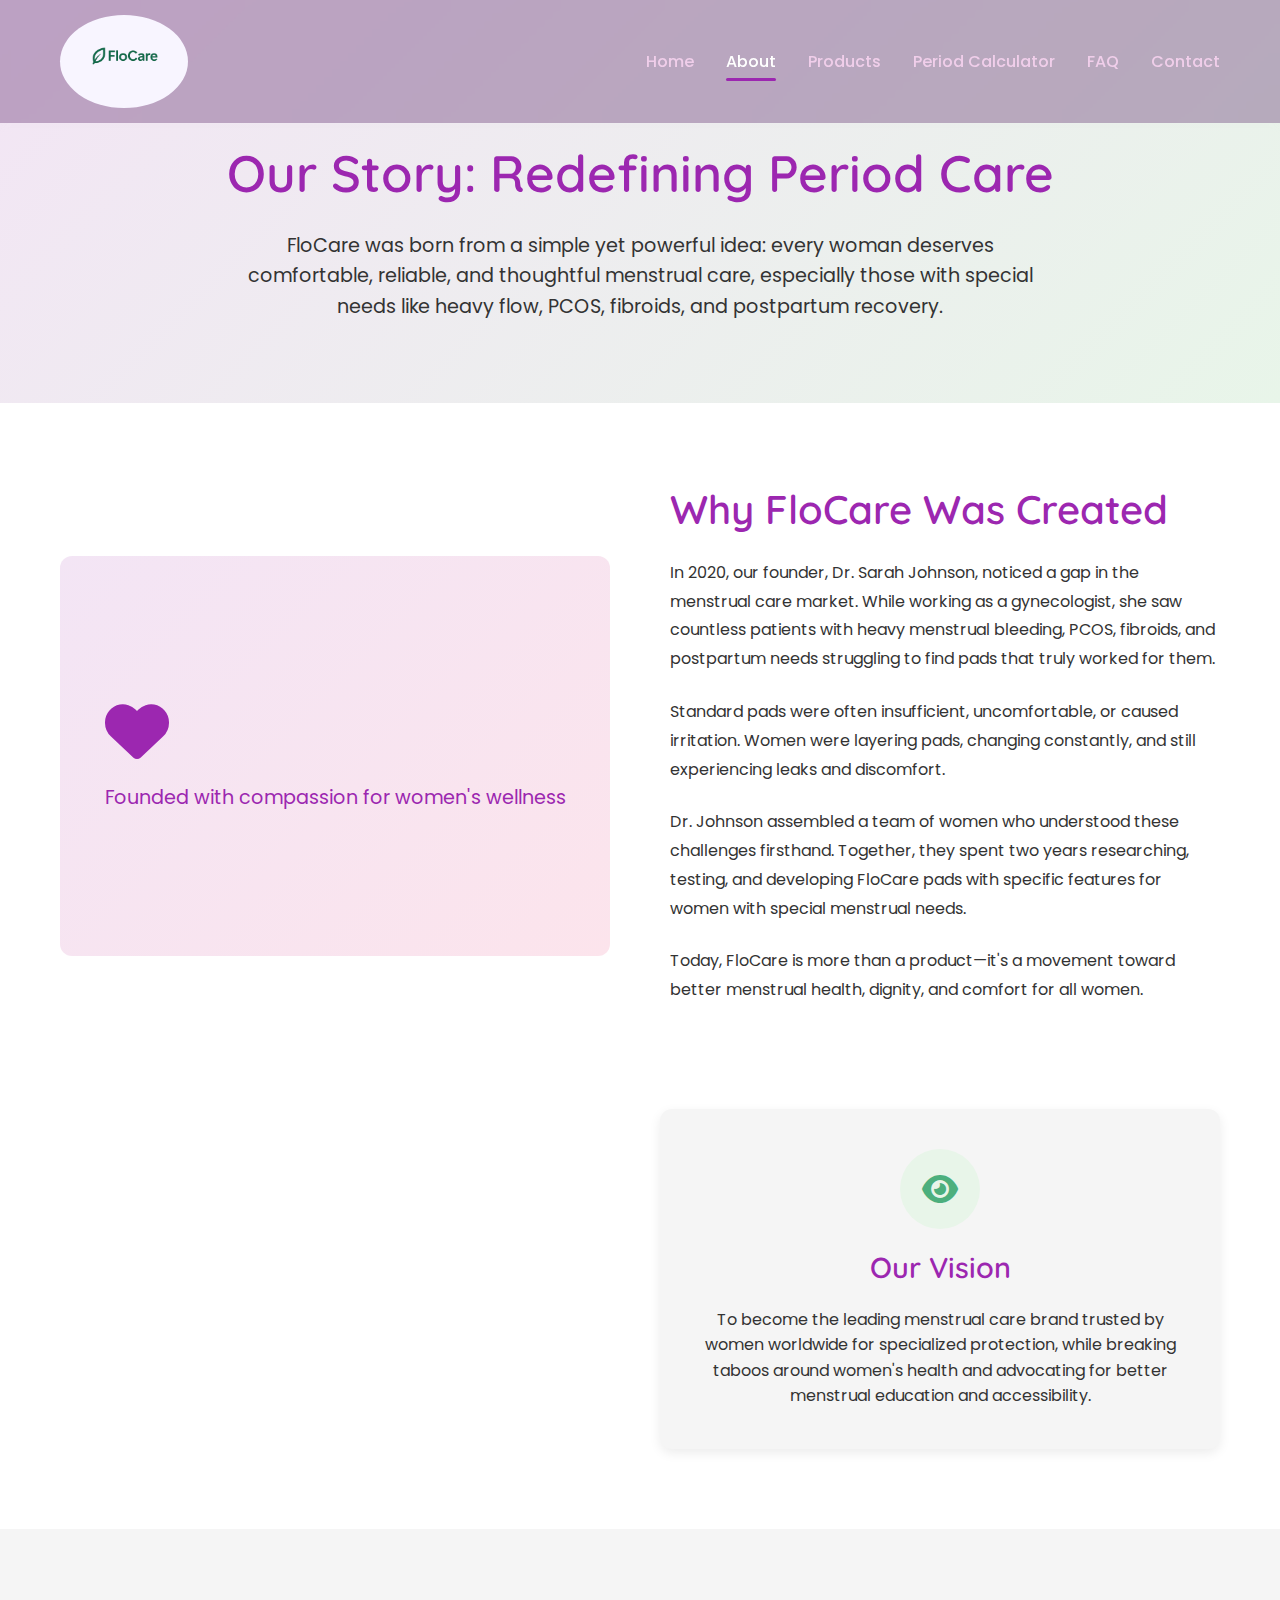
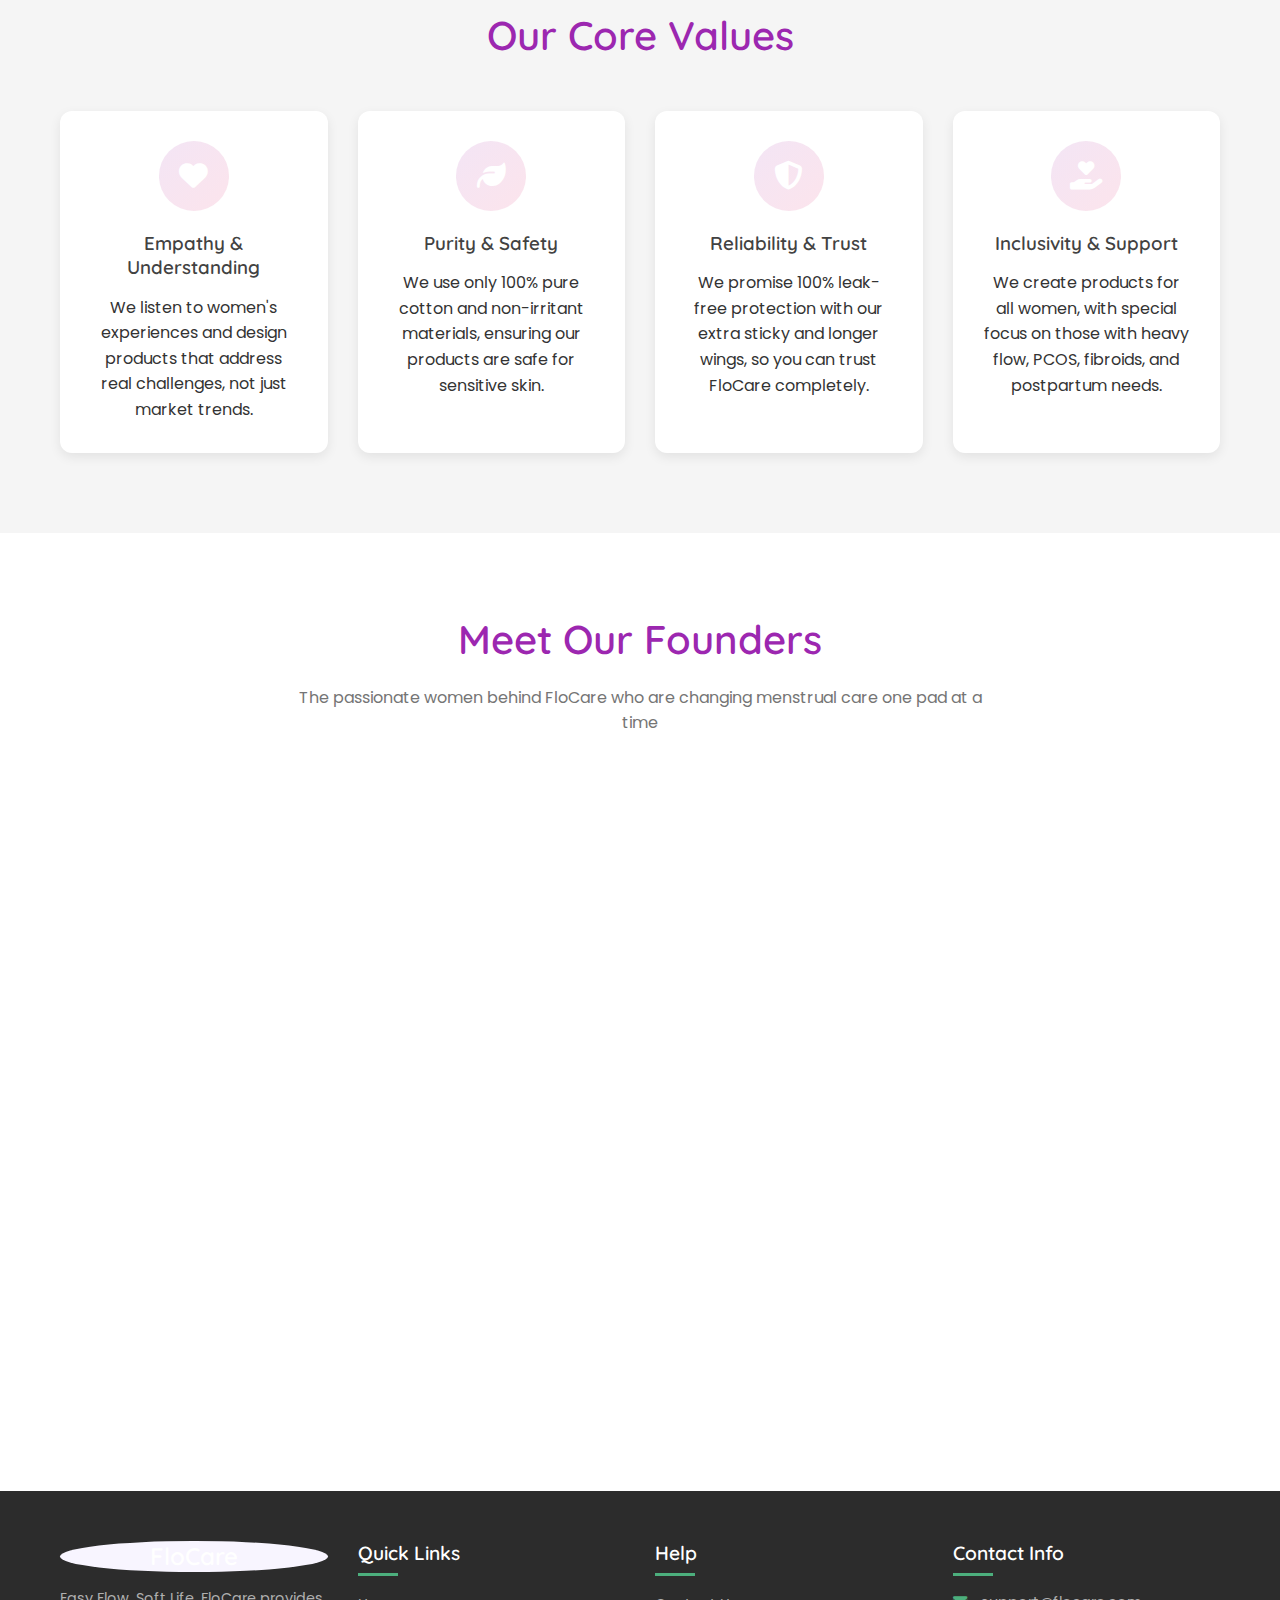
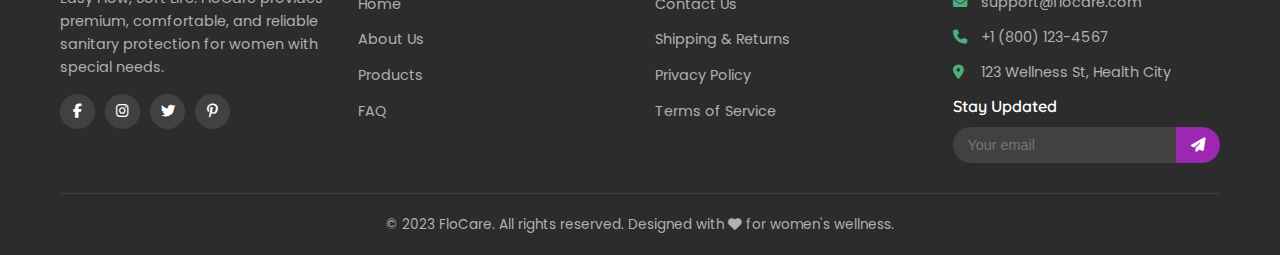
<file: about.html>
<!DOCTYPE html>
<html lang="en">
<head>
    <meta charset="UTF-8">
    <meta name="viewport" content="width=device-width, initial-scale=1.0">
    <title>About Us | FloCare - Easy Flow, Soft Life</title>
    <link rel="stylesheet" href="css/style.css">
    <link rel="stylesheet" href="https://cdnjs.cloudflare.com/ajax/libs/font-awesome/6.4.0/css/all.min.css">
    <link rel="preconnect" href="https://fonts.googleapis.com">
    <link rel="preconnect" href="https://fonts.gstatic.com" crossorigin>
    <link href="https://fonts.googleapis.com/css2?family=Poppins:wght@300;400;500;600;700&family=Quicksand:wght@400;500;600&display=swap" rel="stylesheet">
    <link rel="icon" type="image/x-icon" href="images/favicon.ico">
    <style>
        .about-hero {
            padding-top: 140px;
            padding-bottom: 80px;
            background: linear-gradient(135deg, var(--light-purple) 0%, var(--light-green) 100%);
        }
        
        .about-hero .container {
            text-align: center;
        }
        
        .about-hero h1 {
            font-size: 3.2rem;
            color: var(--primary-purple);
            margin-bottom: 1.5rem;
        }
        
        .about-hero p {
            font-size: 1.2rem;
            max-width: 800px;
            margin: 0 auto;
            color: var(--text-color);
        }
        
        .story-section {
            padding: 80px 0;
            background-color: var(--white);
        }
        
        .story-content {
            display: flex;
            align-items: center;
            gap: 60px;
            margin-bottom: 80px;
            flex-wrap: wrap;
        }
        
        .story-image {
            flex: 1;
            min-width: 300px;
        }
        
        .story-text {
            flex: 1;
            min-width: 300px;
        }
        
        .story-text h2 {
            font-size: 2.5rem;
            color: var(--primary-purple);
            margin-bottom: 1.5rem;
        }
        
        .story-text p {
            margin-bottom: 1.5rem;
            line-height: 1.8;
            color: var(--text-color);
        }
        
        .mission-vision {
            display: grid;
            grid-template-columns: repeat(auto-fit, minmax(300px, 1fr));
            gap: 40px;
            margin-top: 60px;
        }
        
        .mission-card, .vision-card {
            background-color: var(--light-gray);
            border-radius: var(--border-radius);
            padding: 40px;
            text-align: center;
            box-shadow: var(--shadow);
        }
        
        .mission-card h3, .vision-card h3 {
            color: var(--primary-purple);
            margin-bottom: 20px;
            font-size: 1.8rem;
        }
        
        .mission-icon, .vision-icon {
            width: 80px;
            height: 80px;
            border-radius: 50%;
            display: flex;
            align-items: center;
            justify-content: center;
            margin: 0 auto 20px;
            font-size: 2rem;
        }
        
        .mission-icon {
            background-color: var(--light-purple);
            color: var(--primary-purple);
        }
        
        .vision-icon {
            background-color: var(--light-green);
            color: var(--primary-green);
        }
        
        .values-section {
            padding: 80px 0;
            background-color: var(--light-gray);
        }
        
        .values-section h2 {
            text-align: center;
            color: var(--primary-purple);
            font-size: 2.5rem;
            margin-bottom: 50px;
        }
        
        .values-grid {
            display: grid;
            grid-template-columns: repeat(auto-fit, minmax(250px, 1fr));
            gap: 30px;
        }
        
        .value-card {
            background-color: var(--white);
            border-radius: var(--border-radius);
            padding: 30px;
            text-align: center;
            box-shadow: var(--shadow);
            transition: var(--transition);
        }
        
        .value-card:hover {
            transform: translateY(-10px);
            box-shadow: var(--shadow-lg);
        }
        
        .value-icon {
            width: 70px;
            height: 70px;
            border-radius: 50%;
            display: flex;
            align-items: center;
            justify-content: center;
            margin: 0 auto 20px;
            font-size: 1.8rem;
            color: var(--white);
        }
        
        .value-1 .value-icon {
            background-color: var(--primary-purple);
        }
        
        .value-2 .value-icon {
            background-color: var(--primary-green);
        }
        
        .value-3 .value-icon {
            background-color: var(--baby-pink);
        }
        
        .value-4 .value-icon {
            background-color: #4FC3F7;
        }
        
        .value-card h3 {
            margin-bottom: 15px;
            color: var(--dark-gray);
        }
        
        .team-section {
            padding: 80px 0;
            background-color: var(--white);
        }
        
        .team-section h2 {
            text-align: center;
            color: var(--primary-purple);
            font-size: 2.5rem;
            margin-bottom: 20px;
        }
        
        .team-section p {
            text-align: center;
            max-width: 700px;
            margin: 0 auto 50px;
            color: var(--text-light);
        }
        
        .team-grid {
            display: grid;
            grid-template-columns: repeat(auto-fit, minmax(250px, 1fr));
            gap: 30px;
        }
        
        .team-member {
            background-color: var(--white);
            border-radius: var(--border-radius);
            overflow: hidden;
            box-shadow: var(--shadow);
            text-align: center;
            transition: var(--transition);
        }
        
        .team-member:hover {
            transform: translateY(-10px);
            box-shadow: var(--shadow-lg);
        }
        
        .member-image {
            height: 250px;
            background-color: var(--light-gray);
            display: flex;
            align-items: center;
            justify-content: center;
            color: var(--primary-purple);
            font-size: 4rem;
        }
        
        .member-info {
            padding: 25px;
        }
        
        .member-info h3 {
            color: var(--primary-purple);
            margin-bottom: 5px;
        }
        
        .member-role {
            color: var(--primary-green);
            font-weight: 600;
            margin-bottom: 15px;
        }
        
        .member-desc {
            color: var(--text-light);
            font-size: 0.95rem;
        }
        
        .story-image-placeholder {
            width: 100%;
            height: 400px;
            background: linear-gradient(135deg, var(--light-purple) 0%, var(--light-pink) 100%);
            border-radius: var(--border-radius);
            display: flex;
            align-items: center;
            justify-content: center;
            color: var(--primary-purple);
            font-size: 1.2rem;
        }
        
        @media (max-width: 768px) {
            .about-hero h1 {
                font-size: 2.5rem;
            }
            
            .story-content {
                flex-direction: column;
            }
            
            .story-text h2 {
                font-size: 2rem;
            }
        }
    </style>
</head>
<body>
    <!-- Header & Navigation -->
    <header class="header">
        <div class="container">
            <nav class="navbar">
                <div class="logo">
                    <a href="index.html">
                        <img src="images/fllogo.png" alt="">

                    </a>
                </div>
                <ul class="nav-menu">
                    <li class="nav-item"><a href="index.html" class="nav-link">Home</a></li>
                    <li class="nav-item"><a href="about.html" class="nav-link active">About</a></li>
                    <li class="nav-item"><a href="products.html" class="nav-link">Products</a></li>
                    <li class="nav-item"><a href="periodcalc.html" class="nav-link">Period Calculator</a></li>
                    <li class="nav-item"><a href="faq.html" class="nav-link">FAQ</a></li>
                    <li class="nav-item"><a href="contact.html" class="nav-link">Contact</a></li>
                </ul>
                <div class="hamburger">
                    <span class="bar"></span>
                    <span class="bar"></span>
                    <span class="bar"></span>
                </div>
            </nav>
        </div>
    </header>

    <!-- About Hero -->
    <section class="about-hero">
        <div class="container">
            <h1>Our Story: Redefining Period Care</h1>
            <p>FloCare was born from a simple yet powerful idea: every woman deserves comfortable, reliable, and thoughtful menstrual care, especially those with special needs like heavy flow, PCOS, fibroids, and postpartum recovery.</p>
        </div>
    </section>

    <!-- Our Story -->
    <section class="story-section">
        <div class="container">
            <div class="story-content">
                <div class="story-image">
                    <div class="story-image-placeholder">
                        <div class="placeholder-content">
                            <i class="fas fa-heart" style="font-size: 4rem; margin-bottom: 20px;"></i>
                            <p>Founded with compassion for women's wellness</p>
                        </div>
                    </div>
                </div>
                <div class="story-text">
                    <h2>Why FloCare Was Created</h2>
                    <p>In 2020, our founder, Dr. Sarah Johnson, noticed a gap in the menstrual care market. While working as a gynecologist, she saw countless patients with heavy menstrual bleeding, PCOS, fibroids, and postpartum needs struggling to find pads that truly worked for them.</p>
                    <p>Standard pads were often insufficient, uncomfortable, or caused irritation. Women were layering pads, changing constantly, and still experiencing leaks and discomfort.</p>
                    <p>Dr. Johnson assembled a team of women who understood these challenges firsthand. Together, they spent two years researching, testing, and developing FloCare pads with specific features for women with special menstrual needs.</p>
                    <p>Today, FloCare is more than a product—it's a movement toward better menstrual health, dignity, and comfort for all women.</p>
                </div>
            </div>
            
            <div class="mission-vision">
                <div class="mission-card">
                    <div class="mission-icon">
                        <i class="fas fa-bullseye"></i>
                    </div>
                    <h3>Our Mission</h3>
                    <p>To provide premium, comfortable, and reliable menstrual care products specifically designed for women with heavy flow and special gynecological needs, empowering them to live confidently and comfortably every day of their cycle.</p>
                </div>
                
                <div class="vision-card">
                    <div class="vision-icon">
                        <i class="fas fa-eye"></i>
                    </div>
                    <h3>Our Vision</h3>
                    <p>To become the leading menstrual care brand trusted by women worldwide for specialized protection, while breaking taboos around women's health and advocating for better menstrual education and accessibility.</p>
                </div>
            </div>
        </div>
    </section>

    <!-- Our Values -->
    <section class="values-section">
        <div class="container">
            <h2>Our Core Values</h2>
            <div class="values-grid">
                <div class="value-card value-1">
                    <div class="value-icon">
                        <i class="fas fa-heart"></i>
                    </div>
                    <h3>Empathy & Understanding</h3>
                    <p>We listen to women's experiences and design products that address real challenges, not just market trends.</p>
                </div>
                
                <div class="value-card value-2">
                    <div class="value-icon">
                        <i class="fas fa-leaf"></i>
                    </div>
                    <h3>Purity & Safety</h3>
                    <p>We use only 100% pure cotton and non-irritant materials, ensuring our products are safe for sensitive skin.</p>
                </div>
                
                <div class="value-card value-3">
                    <div class="value-icon">
                        <i class="fas fa-shield-alt"></i>
                    </div>
                    <h3>Reliability & Trust</h3>
                    <p>We promise 100% leak-free protection with our extra sticky and longer wings, so you can trust FloCare completely.</p>
                </div>
                
                <div class="value-card value-4">
                    <div class="value-icon">
                        <i class="fas fa-hand-holding-heart"></i>
                    </div>
                    <h3>Inclusivity & Support</h3>
                    <p>We create products for all women, with special focus on those with heavy flow, PCOS, fibroids, and postpartum needs.</p>
                </div>
            </div>
        </div>
    </section>

    <!-- Our Team -->
    <section class="team-section">
        <div class="container">
            <h2>Meet Our Founders</h2>
            <p>The passionate women behind FloCare who are changing menstrual care one pad at a time</p>
            
            <div class="team-grid">
                <div class="team-member">
                    <div class="member-image">
                        <i class="fas fa-user-md"></i>
                    </div>
                    <div class="member-info">
                        <h3>Dr. Sarah Johnson</h3>
                        <p class="member-role">Founder & CEO</p>
                        <p class="member-desc">Gynecologist with 15+ years experience specializing in menstrual disorders. Founded FloCare after seeing patients struggle with inadequate menstrual products.</p>
                    </div>
                </div>
                
                <div class="team-member">
                    <div class="member-image">
                        <i class="fas fa-flask"></i>
                    </div>
                    <div class="member-info">
                        <h3>Dr. Maya Patel</h3>
                        <p class="member-role">Chief Product Officer</p>
                        <p class="member-desc">Materials scientist specializing in feminine hygiene products. Leads our R&D team to create innovative, comfortable, and effective menstrual solutions.</p>
                    </div>
                </div>
                
                <div class="team-member">
                    <div class="member-image">
                        <i class="fas fa-users"></i>
                    </div>
                    <div class="member-info">
                        <h3>Jessica Williams</h3>
                        <p class="member-role">Community Director</p>
                        <p class="member-desc">Leads our community outreach and education initiatives. Creates safe spaces for women to share experiences and learn about menstrual health.</p>
                    </div>
                </div>
                
                <div class="team-member">
                    <div class="member-image">
                        <i class="fas fa-recycle"></i>
                    </div>
                    <div class="member-info">
                        <h3>Emma Chen</h3>
                        <p class="member-role">Sustainability Lead</p>
                        <p class="member-desc">Ensures our products and packaging are environmentally responsible while maintaining the highest quality standards for our customers.</p>
                    </div>
                </div>
            </div>
        </div>
    </section>

    <!-- Footer -->
    <footer class="footer">
        <div class="container">
            <div class="footer-content">
                <div class="footer-col">
                    <div class="logo">
                        <a href="index.html">
                            <h2>Flo<span>Care</span></h2>
                        </a>
                    </div>
                    <p class="footer-text">Easy Flow, Soft Life. FloCare provides premium, comfortable, and reliable sanitary protection for women with special needs.</p>
                    <div class="social-links">
                        <a href="#"><i class="fab fa-facebook-f"></i></a>
                        <a href="#"><i class="fab fa-instagram"></i></a>
                        <a href="#"><i class="fab fa-twitter"></i></a>
                        <a href="#"><i class="fab fa-pinterest-p"></i></a>
                    </div>
                </div>
                
                <div class="footer-col">
                    <h3>Quick Links</h3>
                    <ul class="footer-links">
                        <li><a href="index.html">Home</a></li>
                        <li><a href="about.html">About Us</a></li>
                        <li><a href="products.html">Products</a></li>
                        <li><a href="faq.html">FAQ</a></li>
                    </ul>
                </div>
                
                <div class="footer-col">
                    <h3>Help</h3>
                    <ul class="footer-links">
                        <li><a href="contact.html">Contact Us</a></li>
                        <li><a href="#">Shipping & Returns</a></li>
                        <li><a href="#">Privacy Policy</a></li>
                        <li><a href="#">Terms of Service</a></li>
                    </ul>
                </div>
                
                <div class="footer-col">
                    <h3>Contact Info</h3>
                    <ul class="contact-info">
                        <li><i class="fas fa-envelope"></i> support@flocare.com</li>
                        <li><i class="fas fa-phone"></i> +1 (800) 123-4567</li>
                        <li><i class="fas fa-map-marker-alt"></i> 123 Wellness St, Health City</li>
                    </ul>
                    <div class="newsletter">
                        <h4>Stay Updated</h4>
                        <form id="newsletter-form">
                            <input type="email" placeholder="Your email" required>
                            <button type="submit"><i class="fas fa-paper-plane"></i></button>
                        </form>
                    </div>
                </div>
            </div>
            
            <div class="footer-bottom">
                <p>&copy; 2023 FloCare. All rights reserved. Designed with <i class="fas fa-heart"></i> for women's wellness.</p>
            </div>
        </div>
    </footer>

    <!-- JavaScript -->
    <script src="js/app.js"></script>
</body>
</html>
</file>
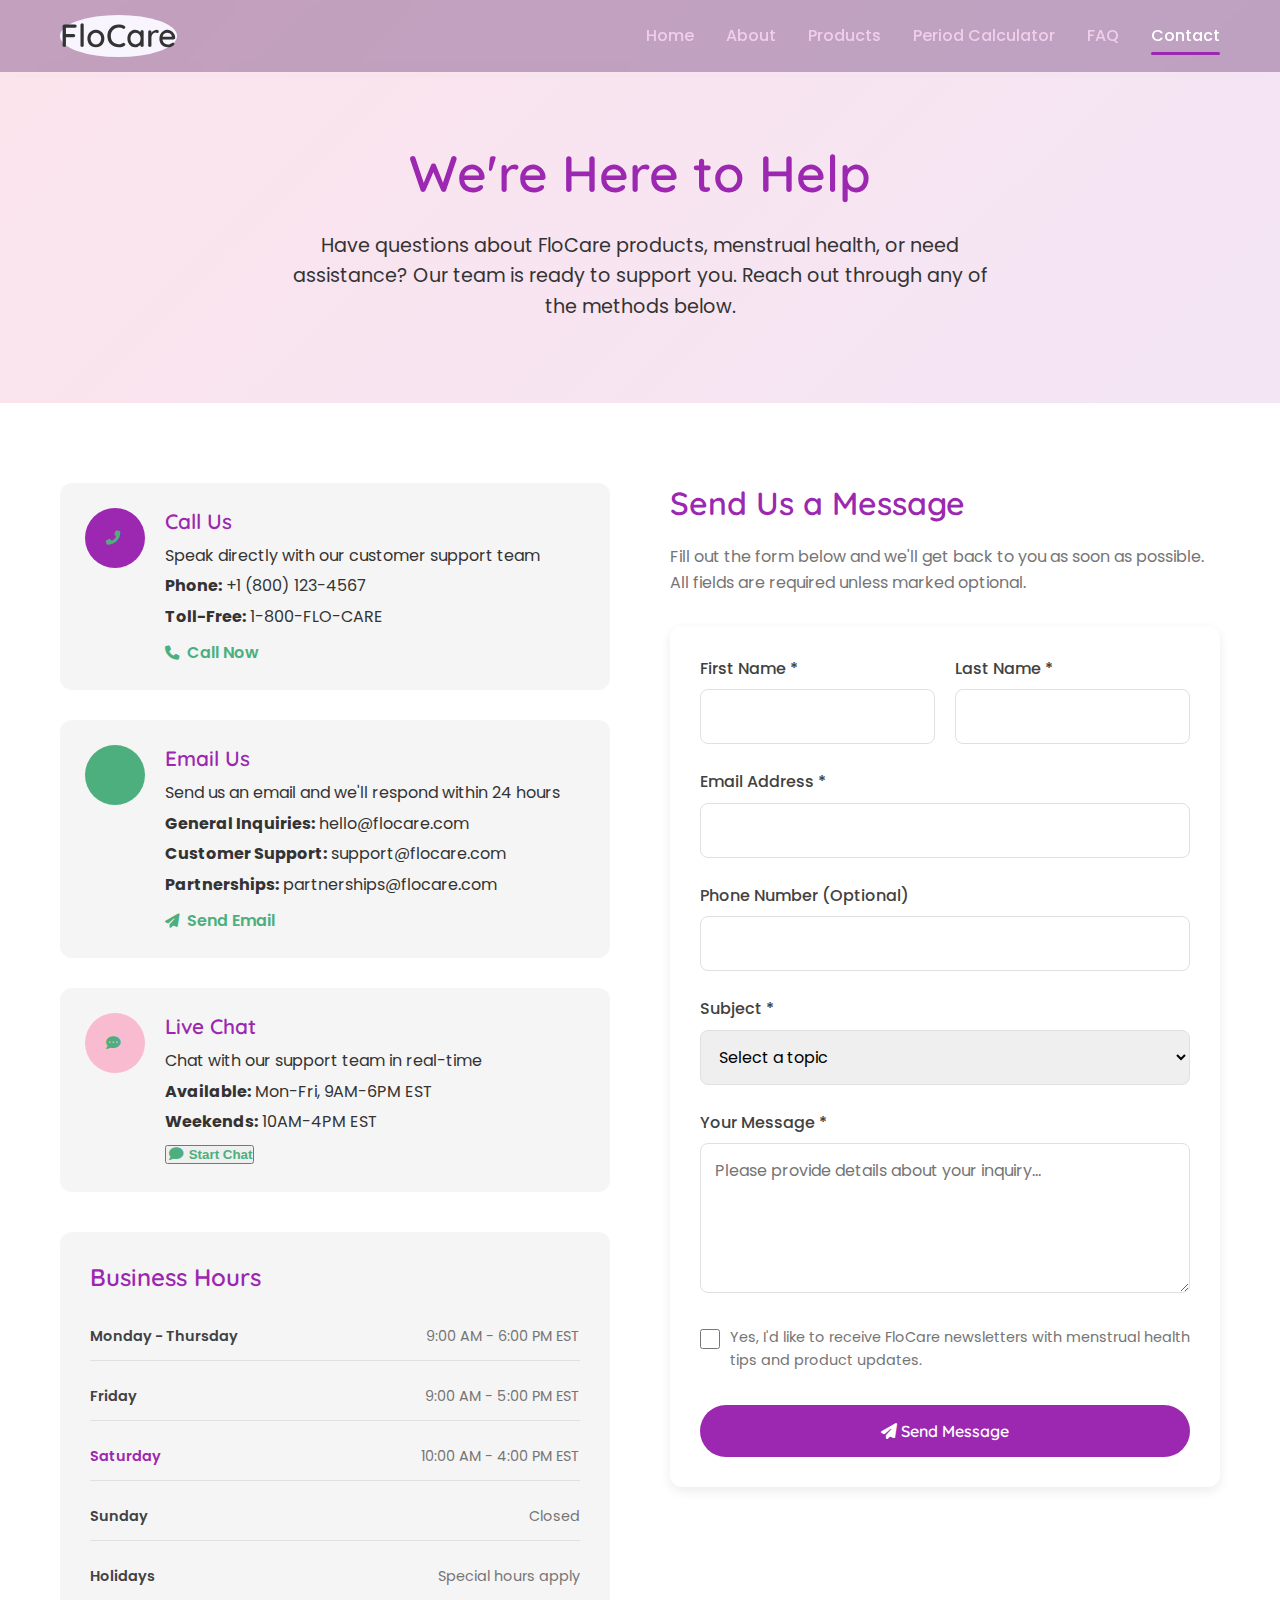
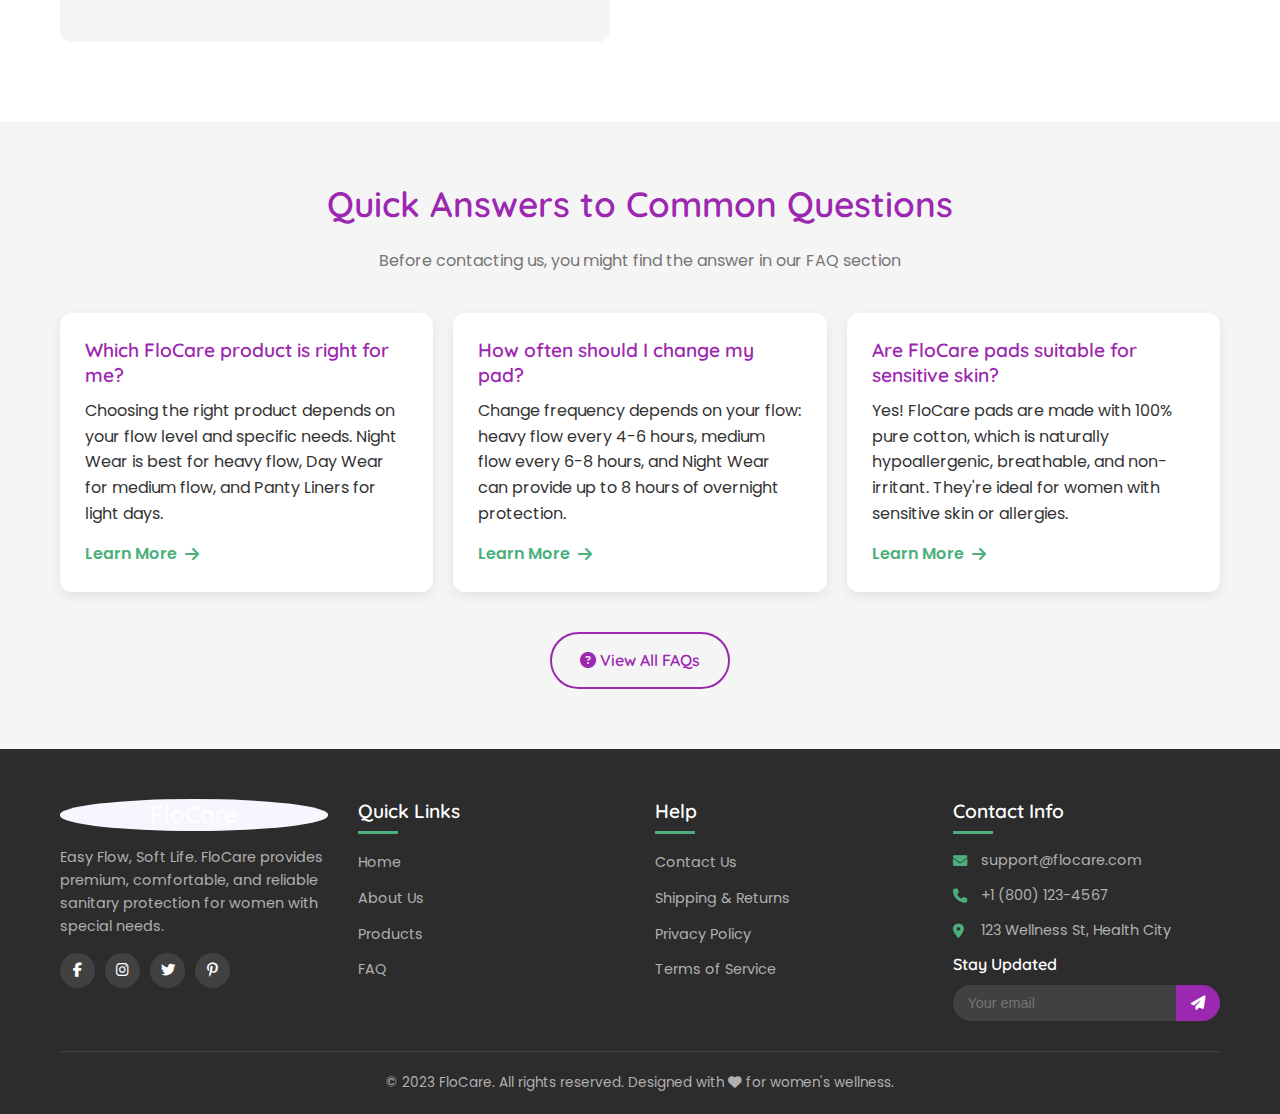
<file: contact.html>
<!DOCTYPE html>
<html lang="en">
<head>
    <meta charset="UTF-8">
    <meta name="viewport" content="width=device-width, initial-scale=1.0">
    <title>Contact Us | FloCare - We're Here to Help</title>
    <link rel="stylesheet" href="css/style.css">
    <link rel="stylesheet" href="https://cdnjs.cloudflare.com/ajax/libs/font-awesome/6.4.0/css/all.min.css">
    <link rel="preconnect" href="https://fonts.googleapis.com">
    <link rel="preconnect" href="https://fonts.gstatic.com" crossorigin>
    <link href="https://fonts.googleapis.com/css2?family=Poppins:wght@300;400;500;600;700&family=Quicksand:wght@400;500;600&display=swap" rel="stylesheet">
    <link rel="icon" type="image/x-icon" href="images/favicon.ico">
    <style>
        .contact-hero {
            padding-top: 140px;
            padding-bottom: 80px;
            background: linear-gradient(135deg, var(--light-pink) 0%, var(--light-purple) 100%);
            text-align: center;
        }
        
        .contact-hero h1 {
            font-size: 3.2rem;
            color: var(--primary-purple);
            margin-bottom: 1.5rem;
        }
        
        .contact-hero p {
            font-size: 1.2rem;
            max-width: 700px;
            margin: 0 auto;
            color: var(--text-color);
        }
        
        .contact-container {
            padding: 80px 0;
            background-color: var(--white);
        }
        
        .contact-content {
            display: flex;
            gap: 60px;
            flex-wrap: wrap;
        }
        
        .contact-info {
            flex: 1;
            min-width: 300px;
        }
        
        .contact-form-container {
            flex: 1;
            min-width: 300px;
        }
        
        .contact-methods {
            margin-bottom: 40px;
        }
        
        .contact-method {
            display: flex;
            align-items: flex-start;
            gap: 20px;
            margin-bottom: 30px;
            padding: 25px;
            background-color: var(--light-gray);
            border-radius: var(--border-radius);
            transition: var(--transition);
        }
        
        .contact-method:hover {
            transform: translateY(-5px);
            box-shadow: var(--shadow);
        }
        
        .method-icon {
            width: 60px;
            height: 60px;
            border-radius: 50%;
            display: flex;
            align-items: center;
            justify-content: center;
            font-size: 1.5rem;
            color: var(--white);
            flex-shrink: 0;
        }
        
        .method-1 .method-icon {
            background-color: var(--primary-purple);
        }
        
        .method-2 .method-icon {
            background-color: var(--primary-green);
        }
        
        .method-3 .method-icon {
            background-color: var(--baby-pink);
        }
        
        .method-info h3 {
            color: var(--primary-purple);
            margin-bottom: 8px;
            font-size: 1.3rem;
        }
        
        .method-info p {
            color: var(--text-color);
            margin-bottom: 5px;
        }
        
        .method-link {
            color: var(--primary-green);
            font-weight: 600;
            text-decoration: none;
            display: inline-block;
            margin-top: 5px;
        }
        
        .method-link:hover {
            text-decoration: underline;
        }
        
        .business-hours {
            background-color: var(--light-gray);
            border-radius: var(--border-radius);
            padding: 30px;
        }
        
        .business-hours h3 {
            color: var(--primary-purple);
            margin-bottom: 20px;
            font-size: 1.5rem;
        }
        
        .hours-list {
            list-style: none;
        }
        
        .hours-list li {
            display: flex;
            justify-content: space-between;
            padding: 12px 0;
            border-bottom: 1px solid var(--medium-gray);
        }
        
        .hours-list li:last-child {
            border-bottom: none;
        }
        
        .day {
            font-weight: 600;
            color: var(--dark-gray);
        }
        
        .time {
            color: var(--text-light);
        }
        
        .highlight-day {
            color: var(--primary-purple);
        }
        
        .contact-form-container h2 {
            color: var(--primary-purple);
            margin-bottom: 20px;
            font-size: 2rem;
        }
        
        .contact-form-container p {
            color: var(--text-light);
            margin-bottom: 30px;
        }
        
        .contact-form {
            background-color: var(--white);
            border-radius: var(--border-radius);
            padding: 30px;
            box-shadow: var(--shadow);
        }
        
        .form-group {
            margin-bottom: 25px;
        }
        
        .form-group label {
            display: block;
            margin-bottom: 8px;
            font-weight: 500;
            color: var(--dark-gray);
        }
        
        .form-group input,
        .form-group textarea,
        .form-group select {
            width: 100%;
            padding: 14px;
            border: 1px solid var(--medium-gray);
            border-radius: var(--border-radius-sm);
            font-family: 'Poppins', sans-serif;
            font-size: 1rem;
            transition: var(--transition);
        }
        
        .form-group input:focus,
        .form-group textarea:focus,
        .form-group select:focus {
            outline: none;
            border-color: var(--primary-purple);
            box-shadow: 0 0 0 3px rgba(156, 39, 176, 0.1);
        }
        
        .form-group textarea {
            min-height: 150px;
            resize: vertical;
        }
        
        .form-row {
            display: flex;
            gap: 20px;
        }
        
        .form-row .form-group {
            flex: 1;
        }
        
        .btn-block {
            width: 100%;
            display: block;
        }
        
        .faq-preview {
            padding: 60px 0;
            background-color: var(--light-gray);
        }
        
        .faq-preview h2 {
            text-align: center;
            color: var(--primary-purple);
            margin-bottom: 20px;
            font-size: 2.2rem;
        }
        
        .faq-preview p {
            text-align: center;
            max-width: 600px;
            margin: 0 auto 40px;
            color: var(--text-light);
        }
        
        .faq-preview-items {
            display: grid;
            grid-template-columns: repeat(auto-fit, minmax(300px, 1fr));
            gap: 20px;
        }
        
        .faq-preview-item {
            background-color: var(--white);
            border-radius: var(--border-radius);
            padding: 25px;
            box-shadow: var(--shadow);
        }
        
        .faq-preview-item h3 {
            color: var(--primary-purple);
            margin-bottom: 10px;
            font-size: 1.2rem;
        }
        
        .faq-preview-item p {
            text-align: left;
            color: var(--text-color);
            margin-bottom: 15px;
        }
        
        .faq-preview-link {
            color: var(--primary-green);
            font-weight: 600;
            text-decoration: none;
            display: inline-flex;
            align-items: center;
            gap: 8px;
        }
        
        .faq-preview-link:hover {
            text-decoration: underline;
        }
        
        @media (max-width: 768px) {
            .contact-hero h1 {
                font-size: 2.5rem;
            }
            
            .form-row {
                flex-direction: column;
                gap: 0;
            }
            
            .contact-method {
                padding: 20px;
            }
        }
    </style>
</head>
<body>
    <!-- Header & Navigation -->
    <header class="header">
        <div class="container">
            <nav class="navbar">
                <div class="logo">
                    <a href="index.html">
                        <h1>Flo<span>Care</span></h1>
                    </a>
                </div>
                <ul class="nav-menu">
                    <li class="nav-item"><a href="index.html" class="nav-link">Home</a></li>
                    <li class="nav-item"><a href="about.html" class="nav-link">About</a></li>
                    <li class="nav-item"><a href="products.html" class="nav-link">Products</a></li>
                    <li class="nav-item"><a href="periodcalc.html" class="nav-link">Period Calculator</a></li>
                    <li class="nav-item"><a href="faq.html" class="nav-link">FAQ</a></li>
                    <li class="nav-item"><a href="contact.html" class="nav-link active">Contact</a></li>
                </ul>
                <div class="hamburger">
                    <span class="bar"></span>
                    <span class="bar"></span>
                    <span class="bar"></span>
                </div>
            </nav>
        </div>
    </header>

    <!-- Contact Hero -->
    <section class="contact-hero">
        <div class="container">
            <h1>We're Here to Help</h1>
            <p>Have questions about FloCare products, menstrual health, or need assistance? Our team is ready to support you. Reach out through any of the methods below.</p>
        </div>
    </section>

    <!-- Contact Container -->
    <section class="contact-container">
        <div class="container">
            <div class="contact-content">
                <!-- Contact Information -->
                <div class="contact-info">
                    <div class="contact-methods">
                        <div class="contact-method method-1">
                            <div class="method-icon">
                                <i class="fas fa-phone-alt"></i>
                            </div>
                            <div class="method-info">
                                <h3>Call Us</h3>
                                <p>Speak directly with our customer support team</p>
                                <p><strong>Phone:</strong> +1 (800) 123-4567</p>
                                <p><strong>Toll-Free:</strong> 1-800-FLO-CARE</p>
                                <a href="tel:+18001234567" class="method-link">
                                    <i class="fas fa-phone"></i> Call Now
                                </a>
                            </div>
                        </div>
                        
                        <div class="contact-method method-2">
                            <div class="method-icon">
                                <i class="fas fa-envelope"></i>
                            </div>
                            <div class="method-info">
                                <h3>Email Us</h3>
                                <p>Send us an email and we'll respond within 24 hours</p>
                                <p><strong>General Inquiries:</strong> hello@flocare.com</p>
                                <p><strong>Customer Support:</strong> support@flocare.com</p>
                                <p><strong>Partnerships:</strong> partnerships@flocare.com</p>
                                <a href="mailto:support@flocare.com" class="method-link">
                                    <i class="fas fa-paper-plane"></i> Send Email
                                </a>
                            </div>
                        </div>
                        
                        <div class="contact-method method-3">
                            <div class="method-icon">
                                <i class="fas fa-comment-dots"></i>
                            </div>
                            <div class="method-info">
                                <h3>Live Chat</h3>
                                <p>Chat with our support team in real-time</p>
                                <p><strong>Available:</strong> Mon-Fri, 9AM-6PM EST</p>
                                <p><strong>Weekends:</strong> 10AM-4PM EST</p>
                                <button class="method-link" id="startChat">
                                    <i class="fas fa-comment"></i> Start Chat
                                </button>
                            </div>
                        </div>
                    </div>
                    
                    <div class="business-hours">
                        <h3>Business Hours</h3>
                        <ul class="hours-list">
                            <li>
                                <span class="day">Monday - Thursday</span>
                                <span class="time">9:00 AM - 6:00 PM EST</span>
                            </li>
                            <li>
                                <span class="day">Friday</span>
                                <span class="time">9:00 AM - 5:00 PM EST</span>
                            </li>
                            <li>
                                <span class="day highlight-day">Saturday</span>
                                <span class="time">10:00 AM - 4:00 PM EST</span>
                            </li>
                            <li>
                                <span class="day">Sunday</span>
                                <span class="time">Closed</span>
                            </li>
                            <li>
                                <span class="day">Holidays</span>
                                <span class="time">Special hours apply</span>
                            </li>
                        </ul>
                    </div>
                </div>
                
                <!-- Contact Form -->
                <div class="contact-form-container">
                    <h2>Send Us a Message</h2>
                    <p>Fill out the form below and we'll get back to you as soon as possible. All fields are required unless marked optional.</p>
                    
                    <form class="contact-form" id="contactForm">
                        <div class="form-row">
                            <div class="form-group">
                                <label for="firstName">First Name *</label>
                                <input type="text" id="firstName" name="firstName" required>
                            </div>
                            
                            <div class="form-group">
                                <label for="lastName">Last Name *</label>
                                <input type="text" id="lastName" name="lastName" required>
                            </div>
                        </div>
                        
                        <div class="form-group">
                            <label for="email">Email Address *</label>
                            <input type="email" id="email" name="email" required>
                        </div>
                        
                        <div class="form-group">
                            <label for="phone">Phone Number (Optional)</label>
                            <input type="tel" id="phone" name="phone">
                        </div>
                        
                        <div class="form-group">
                            <label for="subject">Subject *</label>
                            <select id="subject" name="subject" required>
                                <option value="" disabled selected>Select a topic</option>
                                <option value="product">Product Questions</option>
                                <option value="order">Order & Shipping</option>
                                <option value="health">Menstrual Health Advice</option>
                                <option value="partnership">Partnership Opportunities</option>
                                <option value="feedback">Feedback & Suggestions</option>
                                <option value="other">Other</option>
                            </select>
                        </div>
                        
                        <div class="form-group">
                            <label for="message">Your Message *</label>
                            <textarea id="message" name="message" required placeholder="Please provide details about your inquiry..."></textarea>
                        </div>
                        
                        <div class="form-group">
                            <div class="checkbox-group">
                                <input type="checkbox" id="newsletter" name="newsletter">
                                <label for="newsletter">Yes, I'd like to receive FloCare newsletters with menstrual health tips and product updates.</label>
                            </div>
                        </div>
                        
                        <button type="submit" class="btn btn-primary btn-block">
                            <i class="fas fa-paper-plane"></i> Send Message
                        </button>
                    </form>
                </div>
            </div>
        </div>
    </section>

    <!-- FAQ Preview -->
    <section class="faq-preview">
        <div class="container">
            <h2>Quick Answers to Common Questions</h2>
            <p>Before contacting us, you might find the answer in our FAQ section</p>
            
            <div class="faq-preview-items">
                <div class="faq-preview-item">
                    <h3>Which FloCare product is right for me?</h3>
                    <p>Choosing the right product depends on your flow level and specific needs. Night Wear is best for heavy flow, Day Wear for medium flow, and Panty Liners for light days.</p>
                    <a href="faq.html#product-questions" class="faq-preview-link">
                        Learn More <i class="fas fa-arrow-right"></i>
                    </a>
                </div>
                
                <div class="faq-preview-item">
                    <h3>How often should I change my pad?</h3>
                    <p>Change frequency depends on your flow: heavy flow every 4-6 hours, medium flow every 6-8 hours, and Night Wear can provide up to 8 hours of overnight protection.</p>
                    <a href="faq.html#usage-care" class="faq-preview-link">
                        Learn More <i class="fas fa-arrow-right"></i>
                    </a>
                </div>
                
                <div class="faq-preview-item">
                    <h3>Are FloCare pads suitable for sensitive skin?</h3>
                    <p>Yes! FloCare pads are made with 100% pure cotton, which is naturally hypoallergenic, breathable, and non-irritant. They're ideal for women with sensitive skin or allergies.</p>
                    <a href="faq.html#health-wellness" class="faq-preview-link">
                        Learn More <i class="fas fa-arrow-right"></i>
                    </a>
                </div>
            </div>
            
            <div class="text-center" style="margin-top: 40px;">
                <a href="faq.html" class="btn btn-outline">
                    <i class="fas fa-question-circle"></i> View All FAQs
                </a>
            </div>
        </div>
    </section>

    <!-- Footer -->
    <footer class="footer">
        <div class="container">
            <div class="footer-content">
                <div class="footer-col">
                    <div class="logo">
                        <a href="index.html">
                            <h2>Flo<span>Care</span></h2>
                        </a>
                    </div>
                    <p class="footer-text">Easy Flow, Soft Life. FloCare provides premium, comfortable, and reliable sanitary protection for women with special needs.</p>
                    <div class="social-links">
                        <a href="#"><i class="fab fa-facebook-f"></i></a>
                        <a href="#"><i class="fab fa-instagram"></i></a>
                        <a href="#"><i class="fab fa-twitter"></i></a>
                        <a href="#"><i class="fab fa-pinterest-p"></i></a>
                    </div>
                </div>
                
                <div class="footer-col">
                    <h3>Quick Links</h3>
                    <ul class="footer-links">
                        <li><a href="index.html">Home</a></li>
                        <li><a href="about.html">About Us</a></li>
                        <li><a href="products.html">Products</a></li>
                        <li><a href="faq.html">FAQ</a></li>
                    </ul>
                </div>
                
                <div class="footer-col">
                    <h3>Help</h3>
                    <ul class="footer-links">
                        <li><a href="contact.html">Contact Us</a></li>
                        <li><a href="#">Shipping & Returns</a></li>
                        <li><a href="#">Privacy Policy</a></li>
                        <li><a href="#">Terms of Service</a></li>
                    </ul>
                </div>
                
                <div class="footer-col">
                    <h3>Contact Info</h3>
                    <ul class="contact-info">
                        <li><i class="fas fa-envelope"></i> support@flocare.com</li>
                        <li><i class="fas fa-phone"></i> +1 (800) 123-4567</li>
                        <li><i class="fas fa-map-marker-alt"></i> 123 Wellness St, Health City</li>
                    </ul>
                    <div class="newsletter">
                        <h4>Stay Updated</h4>
                        <form id="newsletter-form">
                            <input type="email" placeholder="Your email" required>
                            <button type="submit"><i class="fas fa-paper-plane"></i></button>
                        </form>
                    </div>
                </div>
            </div>
            
            <div class="footer-bottom">
                <p>&copy; 2023 FloCare. All rights reserved. Designed with <i class="fas fa-heart"></i> for women's wellness.</p>
            </div>
        </div>
    </footer>

    <!-- JavaScript -->
    <script src="js/app.js"></script>
    <script>
        // Contact form functionality
        document.addEventListener('DOMContentLoaded', function() {
            const contactForm = document.getElementById('contactForm');
            const startChatBtn = document.getElementById('startChat');
            
            // Contact form submission
            if (contactForm) {
                contactForm.addEventListener('submit', function(e) {
                    e.preventDefault();
                    
                    // Get form values
                    const firstName = document.getElementById('firstName').value;
                    const email = document.getElementById('email').value;
                    const subject = document.getElementById('subject').value;
                    
                    // In a real application, you would send this data to a server
                    // For this demo, we'll just show a confirmation
                    
                    // Show success message
                    const submitBtn = contactForm.querySelector('button[type="submit"]');
                    const originalText = submitBtn.innerHTML;
                    
                    submitBtn.innerHTML = '<i class="fas fa-check"></i> Message Sent!';
                    submitBtn.style.backgroundColor = "var(--primary-green)";
                    
                    // Reset form after 2 seconds
                    setTimeout(() => {
                        contactForm.reset();
                        submitBtn.innerHTML = originalText;
                        submitBtn.style.backgroundColor = "";
                        
                        // Show thank you alert
                        alert(`Thank you ${firstName}! Your message about "${subject}" has been sent. We'll respond to ${email} within 24 hours.`);
                    }, 2000);
                });
            }
            
            // Start chat button
            if (startChatBtn) {
                startChatBtn.addEventListener('click', function() {
                    // In a real application, this would open a live chat widget
                    // For this demo, we'll show a message
                    
                    const businessHours = document.querySelector('.business-hours');
                    const hours = businessHours.querySelectorAll('.hours-list li');
                    
                    // Check if we're within business hours (simplified check)
                    const now = new Date();
                    const day = now.getDay(); // 0 = Sunday, 1 = Monday, etc.
                    const hour = now.getHours();
                    
                    let isOpen = false;
                    
                    // Monday-Thursday: 9AM-6PM (9-18)
                    if (day >= 1 && day <= 4) {
                        if (hour >= 9 && hour < 18) {
                            isOpen = true;
                        }
                    }
                    // Friday: 9AM-5PM (9-17)
                    else if (day === 5) {
                        if (hour >= 9 && hour < 17) {
                            isOpen = true;
                        }
                    }
                    // Saturday: 10AM-4PM (10-16)
                    else if (day === 6) {
                        if (hour >= 10 && hour < 16) {
                            isOpen = true;
                        }
                    }
                    
                    if (isOpen) {
                        alert("Live chat is available! Our support team will connect with you shortly. Please keep this window open.");
                        
                        // Simulate chat connection
                        setTimeout(() => {
                            alert("Support Agent: Hello! Thank you for contacting FloCare support. How can I help you today?");
                        }, 1500);
                    } else {
                        alert("Our live chat is currently offline. Our hours are:\n\nMon-Thu: 9AM-6PM EST\nFri: 9AM-5PM EST\nSat: 10AM-4PM EST\n\nPlease send us an email or call during business hours.");
                    }
                });
            }
            
            // Add CSS for checkbox
            const style = document.createElement('style');
            style.textContent = `
                .checkbox-group {
                    display: flex;
                    align-items: flex-start;
                    gap: 10px;
                }
                
                .checkbox-group input[type="checkbox"] {
                    width: 20px;
                    height: 20px;
                    margin-top: 3px;
                    flex-shrink: 0;
                }
                
                .checkbox-group label {
                    font-size: 0.9rem;
                    color: var(--text-light);
                    font-weight: normal;
                    cursor: pointer;
                }
            `;
            document.head.appendChild(style);
        });
    </script>
</body>
</html>
</file>
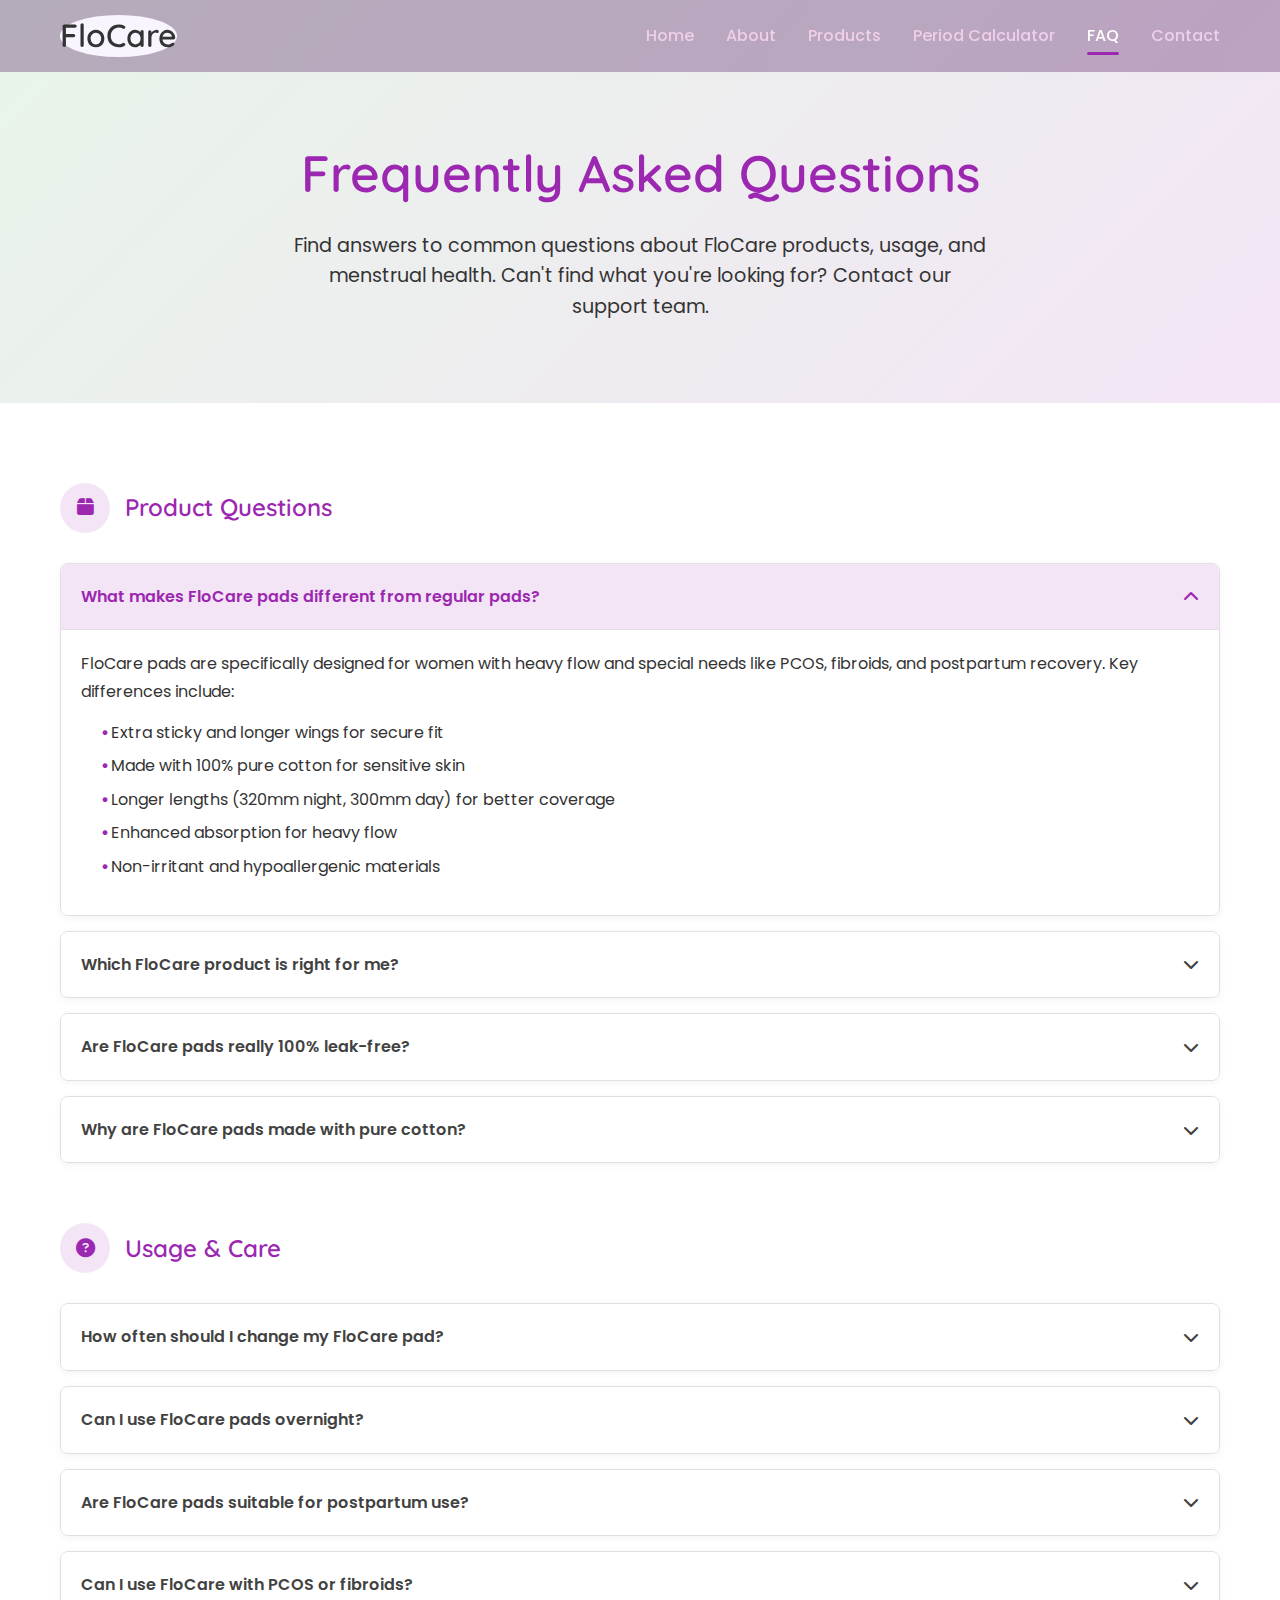
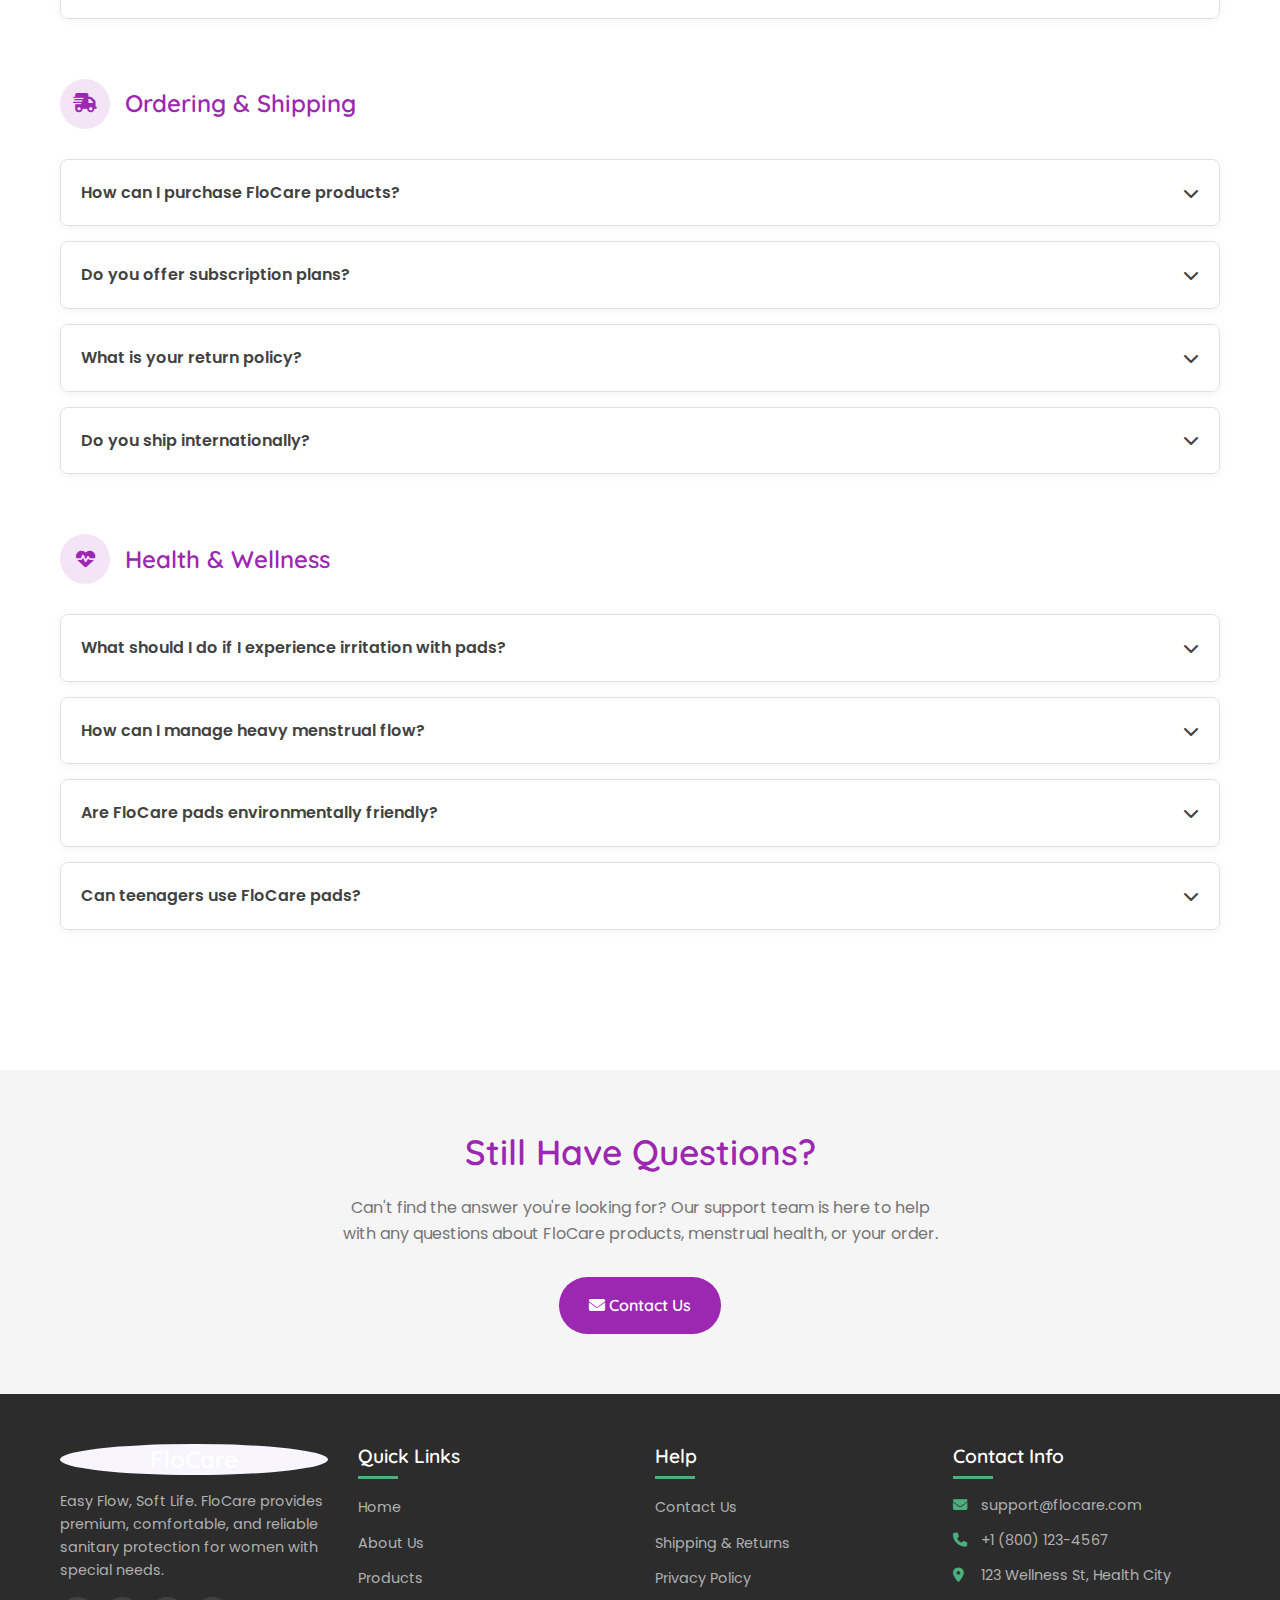
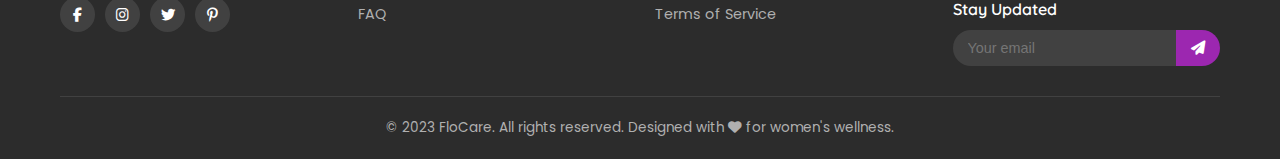
<file: faq.html>
<!DOCTYPE html>
<html lang="en">
<head>
    <meta charset="UTF-8">
    <meta name="viewport" content="width=device-width, initial-scale=1.0">
    <title>FAQ | FloCare - Frequently Asked Questions</title>
    <link rel="stylesheet" href="css/style.css">
    <link rel="stylesheet" href="https://cdnjs.cloudflare.com/ajax/libs/font-awesome/6.4.0/css/all.min.css">
    <link rel="preconnect" href="https://fonts.googleapis.com">
    <link rel="preconnect" href="https://fonts.gstatic.com" crossorigin>
    <link href="https://fonts.googleapis.com/css2?family=Poppins:wght@300;400;500;600;700&family=Quicksand:wght@400;500;600&display=swap" rel="stylesheet">
    <link rel="icon" type="image/x-icon" href="images/favicon.ico">
    <style>
        .faq-hero {
            padding-top: 140px;
            padding-bottom: 80px;
            background: linear-gradient(135deg, var(--light-green) 0%, var(--light-purple) 100%);
            text-align: center;
        }
        
        .faq-hero h1 {
            font-size: 3.2rem;
            color: var(--primary-purple);
            margin-bottom: 1.5rem;
        }
        
        .faq-hero p {
            font-size: 1.2rem;
            max-width: 700px;
            margin: 0 auto;
            color: var(--text-color);
        }
        
        .faq-container {
            padding: 80px 0;
            background-color: var(--white);
        }
        
        .faq-category {
            margin-bottom: 60px;
        }
        
        .category-title {
            display: flex;
            align-items: center;
            gap: 15px;
            margin-bottom: 30px;
            color: var(--primary-purple);
        }
        
        .category-icon {
            width: 50px;
            height: 50px;
            border-radius: 50%;
            display: flex;
            align-items: center;
            justify-content: center;
            background-color: var(--light-purple);
            color: var(--primary-purple);
            font-size: 1.2rem;
        }
        
        .faq-item {
            margin-bottom: 15px;
            border-radius: var(--border-radius-sm);
            overflow: hidden;
            box-shadow: 0 2px 8px rgba(0,0,0,0.05);
            border: 1px solid var(--medium-gray);
        }
        
        .faq-question {
            padding: 20px;
            background-color: var(--white);
            cursor: pointer;
            display: flex;
            justify-content: space-between;
            align-items: center;
            font-weight: 600;
            color: var(--dark-gray);
            transition: var(--transition);
        }
        
        .faq-question:hover {
            background-color: var(--light-gray);
        }
        
        .faq-question.active {
            background-color: var(--light-purple);
            color: var(--primary-purple);
        }
        
        .faq-icon {
            transition: transform 0.3s ease;
        }
        
        .faq-question.active .faq-icon {
            transform: rotate(180deg);
        }
        
        .faq-answer {
            padding: 0 20px;
            max-height: 0;
            overflow: hidden;
            transition: max-height 0.3s ease, padding 0.3s ease;
            background-color: var(--white);
        }
        
        .faq-answer.active {
            padding: 20px;
            max-height: 500px;
            border-top: 1px solid var(--medium-gray);
        }
        
        .faq-answer p {
            margin-bottom: 15px;
            line-height: 1.7;
        }
        
        .faq-answer ul {
            padding-left: 20px;
            margin-bottom: 15px;
        }
        
        .faq-answer li {
            margin-bottom: 8px;
            position: relative;
            padding-left: 10px;
        }
        
        .faq-answer li::before {
            content: '•';
            color: var(--primary-purple);
            font-weight: bold;
            position: absolute;
            left: 0;
        }
        
        .need-help {
            padding: 60px 0;
            background-color: var(--light-gray);
            text-align: center;
        }
        
        .need-help h2 {
            color: var(--primary-purple);
            margin-bottom: 20px;
            font-size: 2.2rem;
        }
        
        .need-help p {
            max-width: 600px;
            margin: 0 auto 30px;
            color: var(--text-light);
        }
        
        @media (max-width: 768px) {
            .faq-hero h1 {
                font-size: 2.5rem;
            }
            
            .category-title h2 {
                font-size: 1.5rem;
            }
            
            .faq-question {
                font-size: 1rem;
                padding: 15px;
            }
        }
    </style>
</head>
<body>
    <!-- Header & Navigation -->
    <header class="header">
        <div class="container">
            <nav class="navbar">
                <div class="logo">
                    <a href="index.html">
                        <h1>Flo<span>Care</span></h1>
                    </a>
                </div>
                <ul class="nav-menu">
                    <li class="nav-item"><a href="index.html" class="nav-link">Home</a></li>
                    <li class="nav-item"><a href="about.html" class="nav-link">About</a></li>
                    <li class="nav-item"><a href="products.html" class="nav-link">Products</a></li>
                    <li class="nav-item"><a href="periodcalc.html" class="nav-link">Period Calculator</a></li>
                    <li class="nav-item"><a href="faq.html" class="nav-link active">FAQ</a></li>
                    <li class="nav-item"><a href="contact.html" class="nav-link">Contact</a></li>
                </ul>
                <div class="hamburger">
                    <span class="bar"></span>
                    <span class="bar"></span>
                    <span class="bar"></span>
                </div>
            </nav>
        </div>
    </header>

    <!-- FAQ Hero -->
    <section class="faq-hero">
        <div class="container">
            <h1>Frequently Asked Questions</h1>
            <p>Find answers to common questions about FloCare products, usage, and menstrual health. Can't find what you're looking for? Contact our support team.</p>
        </div>
    </section>

    <!-- FAQ Container -->
    <section class="faq-container">
        <div class="container">
            <!-- Product Questions -->
            <div class="faq-category">
                <div class="category-title">
                    <div class="category-icon">
                        <i class="fas fa-box"></i>
                    </div>
                    <h2>Product Questions</h2>
                </div>
                
                <div class="faq-list">
                    <div class="faq-item">
                        <div class="faq-question">
                            <span>What makes FloCare pads different from regular pads?</span>
                            <i class="fas fa-chevron-down faq-icon"></i>
                        </div>
                        <div class="faq-answer">
                            <p>FloCare pads are specifically designed for women with heavy flow and special needs like PCOS, fibroids, and postpartum recovery. Key differences include:</p>
                            <ul>
                                <li>Extra sticky and longer wings for secure fit</li>
                                <li>Made with 100% pure cotton for sensitive skin</li>
                                <li>Longer lengths (320mm night, 300mm day) for better coverage</li>
                                <li>Enhanced absorption for heavy flow</li>
                                <li>Non-irritant and hypoallergenic materials</li>
                            </ul>
                        </div>
                    </div>
                    
                    <div class="faq-item">
                        <div class="faq-question">
                            <span>Which FloCare product is right for me?</span>
                            <i class="fas fa-chevron-down faq-icon"></i>
                        </div>
                        <div class="faq-answer">
                            <p>Choosing the right product depends on your flow and needs:</p>
                            <ul>
                                <li><strong>Night Wear (320mm):</strong> For heavy flow days, overnight protection, postpartum recovery, or conditions like fibroids/PCOS</li>
                                <li><strong>Day Wear (300mm):</strong> For medium to heavy daily flow, work or school days</li>
                                <li><strong>Panty Liners (180mm):</strong> For light flow days, everyday freshness, or as backup protection</li>
                            </ul>
                            <p>You can also use our <a href="periodcalc.html">Period Calculator</a> for personalized recommendations.</p>
                        </div>
                    </div>
                    
                    <div class="faq-item">
                        <div class="faq-question">
                            <span>Are FloCare pads really 100% leak-free?</span>
                            <i class="fas fa-chevron-down faq-icon"></i>
                        </div>
                        <div class="faq-answer">
                            <p>Yes! Our pads feature:</p>
                            <ul>
                                <li>Extra-long wings that wrap securely around your underwear</li>
                                <li>Advanced absorption layers that lock in moisture</li>
                                <li>Leak-proof barriers on all sides</li>
                                <li>Secure adhesive that keeps the pad in place</li>
                            </ul>
                            <p>When used as directed (changing every 4-8 hours depending on flow), FloCare provides 100% leak-free protection.</p>
                        </div>
                    </div>
                    
                    <div class="faq-item">
                        <div class="faq-question">
                            <span>Why are FloCare pads made with pure cotton?</span>
                            <i class="fas fa-chevron-down faq-icon"></i>
                        </div>
                        <div class="faq-answer">
                            <p>We use 100% pure cotton because:</p>
                            <ul>
                                <li>It's naturally breathable, reducing moisture and irritation</li>
                                <li>It's hypoallergenic and safe for sensitive skin</li>
                                <li>It doesn't contain synthetic materials that can cause rashes</li>
                                <li>It's soft and comfortable against the skin</li>
                                <li>It's biodegradable and more environmentally friendly than synthetic alternatives</li>
                            </ul>
                        </div>
                    </div>
                </div>
            </div>
            
            <!-- Usage & Care -->
            <div class="faq-category">
                <div class="category-title">
                    <div class="category-icon">
                        <i class="fas fa-question-circle"></i>
                    </div>
                    <h2>Usage & Care</h2>
                </div>
                
                <div class="faq-list">
                    <div class="faq-item">
                        <div class="faq-question">
                            <span>How often should I change my FloCare pad?</span>
                            <i class="fas fa-chevron-down faq-icon"></i>
                        </div>
                        <div class="faq-answer">
                            <p>Change frequency depends on your flow:</p>
                            <ul>
                                <li><strong>Heavy flow:</strong> Change every 4-6 hours</li>
                                <li><strong>Medium flow:</strong> Change every 6-8 hours</li>
                                <li><strong>Light flow:</strong> Change every 8 hours or as needed</li>
                                <li><strong>Night Wear:</strong> Can provide up to 8 hours of protection</li>
                            </ul>
                            <p>Always change your pad when it feels full or uncomfortable, and never wear the same pad for more than 8 hours.</p>
                        </div>
                    </div>
                    
                    <div class="faq-item">
                        <div class="faq-question">
                            <span>Can I use FloCare pads overnight?</span>
                            <i class="fas fa-chevron-down faq-icon"></i>
                        </div>
                        <div class="faq-answer">
                            <p>Absolutely! Our Night Wear pads (320mm) are specifically designed for overnight use. Features include:</p>
                            <ul>
                                <li>Extra length (320mm) for full coverage while lying down</li>
                                <li>Maximum absorption capacity for up to 8 hours</li>
                                <li>Secure wings that prevent shifting during sleep</li>
                                <li>Soft materials that stay comfortable all night</li>
                            </ul>
                            <p>For heavy flow, we recommend changing right before bed and immediately upon waking.</p>
                        </div>
                    </div>
                    
                    <div class="faq-item">
                        <div class="faq-question">
                            <span>Are FloCare pads suitable for postpartum use?</span>
                            <i class="fas fa-chevron-down faq-icon"></i>
                        </div>
                        <div class="faq-answer">
                            <p>Yes, FloCare pads are excellent for postpartum recovery because:</p>
                            <ul>
                                <li>They're made with pure cotton, which is gentle on sensitive postpartum skin</li>
                                <li>Night Wear pads provide maximum absorption for postpartum bleeding (lochia)</li>
                                <li>The extra-long wings provide secure fit without irritating C-section incisions</li>
                                <li>They're free from irritants that could cause discomfort during healing</li>
                            </ul>
                            <p>Many new mothers use our Night Wear pads for the first few weeks postpartum when bleeding is heaviest.</p>
                        </div>
                    </div>
                    
                    <div class="faq-item">
                        <div class="faq-question">
                            <span>Can I use FloCare with PCOS or fibroids?</span>
                            <i class="fas fa-chevron-down faq-icon"></i>
                        </div>
                        <div class="faq-answer">
                            <p>Yes! FloCare was specifically designed with these conditions in mind:</p>
                            <ul>
                                <li><strong>For PCOS:</strong> Our pads handle irregular, heavy bleeding common with PCOS</li>
                                <li><strong>For Fibroids:</strong> The extra absorption manages heavy flow caused by fibroids</li>
                                <li><strong>Comfort:</strong> Pure cotton reduces irritation during prolonged use</li>
                                <li><strong>Security:</strong> Extra sticky wings stay in place during active days</li>
                            </ul>
                            <p>Many women with these conditions find FloCare provides the reliability they need.</p>
                        </div>
                    </div>
                </div>
            </div>
            
            <!-- Ordering & Shipping -->
            <div class="faq-category">
                <div class="category-title">
                    <div class="category-icon">
                        <i class="fas fa-shipping-fast"></i>
                    </div>
                    <h2>Ordering & Shipping</h2>
                </div>
                
                <div class="faq-list">
                    <div class="faq-item">
                        <div class="faq-question">
                            <span>How can I purchase FloCare products?</span>
                            <i class="fas fa-chevron-down faq-icon"></i>
                        </div>
                        <div class="faq-answer">
                            <p>Currently, FloCare products are available:</p>
                            <ul>
                                <li><strong>Online:</strong> Through our website (coming soon!)</li>
                                <li><strong>Retail Stores:</strong> Select pharmacies and supermarkets</li>
                                <li><strong>Medical Suppliers:</strong> Through gynecologists and women's health clinics</li>
                            </ul>
                            <p>Sign up for our newsletter to be notified when online ordering launches.</p>
                        </div>
                    </div>
                    
                    <div class="faq-item">
                        <div class="faq-question">
                            <span>Do you offer subscription plans?</span>
                            <i class="fas fa-chevron-down faq-icon"></i>
                        </div>
                        <div class="faq-answer">
                            <p>Yes! We'll offer convenient subscription options that allow you to:</p>
                            <ul>
                                <li>Schedule regular deliveries based on your cycle</li>
                                <li>Save 15% on subscription orders</li>
                                <li>Pause or modify shipments anytime</li>
                                <li>Combine different products in one delivery</li>
                            </ul>
                            <p>Our subscription service will launch with our online store. Use our <a href="periodcalc.html">Period Calculator</a> to estimate how many pads you'll need each cycle.</p>
                        </div>
                    </div>
                    
                    <div class="faq-item">
                        <div class="faq-question">
                            <span>What is your return policy?</span>
                            <i class="fas fa-chevron-down faq-icon"></i>
                        </div>
                        <div class="faq-answer">
                            <p>Customer satisfaction is our priority. Our return policy includes:</p>
                            <ul>
                                <li><strong>30-Day Satisfaction Guarantee:</strong> If you're not satisfied, return unused products within 30 days for a full refund</li>
                                <li><strong>Defective Products:</strong> We'll replace any defective products at no cost</li>
                                <li><strong>Hassle-Free Returns:</strong> Simple return process with prepaid shipping labels</li>
                            </ul>
                            <p>Due to hygiene reasons, we cannot accept returns on opened product packages.</p>
                        </div>
                    </div>
                    
                    <div class="faq-item">
                        <div class="faq-question">
                            <span>Do you ship internationally?</span>
                            <i class="fas fa-chevron-down faq-icon"></i>
                        </div>
                        <div class="faq-answer">
                            <p>Currently, we ship within the United States and Canada. We're working to expand to other countries soon. Sign up for our newsletter to be notified when we launch in your country.</p>
                            <p>For international inquiries, please <a href="contact.html">contact us</a> and we'll do our best to accommodate your needs.</p>
                        </div>
                    </div>
                </div>
            </div>
            
            <!-- Health & Wellness -->
            <div class="faq-category">
                <div class="category-title">
                    <div class="category-icon">
                        <i class="fas fa-heartbeat"></i>
                    </div>
                    <h2>Health & Wellness</h2>
                </div>
                
                <div class="faq-list">
                    <div class="faq-item">
                        <div class="faq-question">
                            <span>What should I do if I experience irritation with pads?</span>
                            <i class="fas fa-chevron-down faq-icon"></i>
                        </div>
                        <div class="faq-answer">
                            <p>If you experience irritation:</p>
                            <ul>
                                <li>Switch to 100% cotton pads like FloCare (synthetics often cause irritation)</li>
                                <li>Change pads more frequently to reduce moisture</li>
                                <li>Use fragrance-free products</li>
                                <li>Wear breathable cotton underwear</li>
                                <li>Consult a doctor if irritation persists</li>
                            </ul>
                            <p>FloCare pads are hypoallergenic and non-irritant, making them ideal for sensitive skin.</p>
                        </div>
                    </div>
                    
                    <div class="faq-item">
                        <div class="faq-question">
                            <span>How can I manage heavy menstrual flow?</span>
                            <i class="fas fa-chevron-down faq-icon"></i>
                        </div>
                        <div class="faq-answer">
                            <p>Managing heavy flow involves:</p>
                            <ul>
                                <li><strong>Right Products:</strong> Use high-absorption pads like FloCare Night Wear</li>
                                <li><strong>Frequent Changes:</strong> Change pads every 4-6 hours during heavy days</li>
                                <li><strong>Track Your Cycle:</strong> Use our <a href="periodcalc.html">Period Calculator</a> to predict heavy days</li>
                                <li><strong>Diet:</strong> Iron-rich foods to compensate for blood loss</li>
                                <li><strong>Medical Advice:</strong> Consult a doctor if heavy flow affects your daily life</li>
                            </ul>
                            <p>Heavy flow can be a symptom of conditions like fibroids or PCOS, so proper diagnosis is important.</p>
                        </div>
                    </div>
                    
                    <div class="faq-item">
                        <div class="faq-question">
                            <span>Are FloCare pads environmentally friendly?</span>
                            <i class="fas fa-chevron-down faq-icon"></i>
                        </div>
                        <div class="faq-answer">
                            <p>We're committed to sustainability:</p>
                            <ul>
                                <li><strong>Materials:</strong> 100% biodegradable cotton top layer</li>
                                <li><strong>Packaging:</strong> Recyclable materials and minimal plastic</li>
                                <li><strong>Production:</strong> Energy-efficient manufacturing processes</li>
                                <li><strong>Future Goals:</strong> Developing compostable pads</li>
                            </ul>
                            <p>While no disposable pad is completely eco-friendly, we're constantly working to reduce our environmental impact.</p>
                        </div>
                    </div>
                    
                    <div class="faq-item">
                        <div class="faq-question">
                            <span>Can teenagers use FloCare pads?</span>
                            <i class="fas fa-chevron-down faq-icon"></i>
                        </div>
                        <div class="faq-answer">
                            <p>Yes! FloCare is safe and appropriate for teenagers because:</p>
                            <ul>
                                <li>Pure cotton is gentle on sensitive teenage skin</li>
                                <li>Secure wings prevent leaks during school activities</li>
                                <li>Different sizes suit varying flow levels</li>
                                <li>Non-irritant materials reduce discomfort</li>
                            </ul>
                            <p>For light flow, our Panty Liners or Day Wear are usually sufficient. For heavier flow (common in teens), Night Wear provides extra protection.</p>
                        </div>
                    </div>
                </div>
            </div>
        </div>
    </section>

    <!-- Need Help Section -->
    <section class="need-help">
        <div class="container">
            <h2>Still Have Questions?</h2>
            <p>Can't find the answer you're looking for? Our support team is here to help with any questions about FloCare products, menstrual health, or your order.</p>
            <a href="contact.html" class="btn btn-primary">
                <i class="fas fa-envelope"></i> Contact Us
            </a>
        </div>
    </section>

    <!-- Footer -->
    <footer class="footer">
        <div class="container">
            <div class="footer-content">
                <div class="footer-col">
                    <div class="logo">
                        <a href="index.html">
                            <h2>Flo<span>Care</span></h2>
                        </a>
                    </div>
                    <p class="footer-text">Easy Flow, Soft Life. FloCare provides premium, comfortable, and reliable sanitary protection for women with special needs.</p>
                    <div class="social-links">
                        <a href="#"><i class="fab fa-facebook-f"></i></a>
                        <a href="#"><i class="fab fa-instagram"></i></a>
                        <a href="#"><i class="fab fa-twitter"></i></a>
                        <a href="#"><i class="fab fa-pinterest-p"></i></a>
                    </div>
                </div>
                
                <div class="footer-col">
                    <h3>Quick Links</h3>
                    <ul class="footer-links">
                        <li><a href="index.html">Home</a></li>
                        <li><a href="about.html">About Us</a></li>
                        <li><a href="products.html">Products</a></li>
                        <li><a href="faq.html">FAQ</a></li>
                    </ul>
                </div>
                
                <div class="footer-col">
                    <h3>Help</h3>
                    <ul class="footer-links">
                        <li><a href="contact.html">Contact Us</a></li>
                        <li><a href="#">Shipping & Returns</a></li>
                        <li><a href="#">Privacy Policy</a></li>
                        <li><a href="#">Terms of Service</a></li>
                    </ul>
                </div>
                
                <div class="footer-col">
                    <h3>Contact Info</h3>
                    <ul class="contact-info">
                        <li><i class="fas fa-envelope"></i> support@flocare.com</li>
                        <li><i class="fas fa-phone"></i> +1 (800) 123-4567</li>
                        <li><i class="fas fa-map-marker-alt"></i> 123 Wellness St, Health City</li>
                    </ul>
                    <div class="newsletter">
                        <h4>Stay Updated</h4>
                        <form id="newsletter-form">
                            <input type="email" placeholder="Your email" required>
                            <button type="submit"><i class="fas fa-paper-plane"></i></button>
                        </form>
                    </div>
                </div>
            </div>
            
            <div class="footer-bottom">
                <p>&copy; 2023 FloCare. All rights reserved. Designed with <i class="fas fa-heart"></i> for women's wellness.</p>
            </div>
        </div>
    </footer>

    <!-- JavaScript -->
    <script src="js/app.js"></script>
    <script>
        // FAQ accordion functionality
        document.addEventListener('DOMContentLoaded', function() {
            const faqQuestions = document.querySelectorAll('.faq-question');
            
            faqQuestions.forEach(question => {
                question.addEventListener('click', function() {
                    // Close all other FAQ items
                    faqQuestions.forEach(otherQuestion => {
                        if (otherQuestion !== this) {
                            otherQuestion.classList.remove('active');
                            otherQuestion.nextElementSibling.classList.remove('active');
                        }
                    });
                    
                    // Toggle current FAQ item
                    this.classList.toggle('active');
                    const answer = this.nextElementSibling;
                    answer.classList.toggle('active');
                    
                    // Smooth scroll to question if it's being opened
                    if (this.classList.contains('active')) {
                        setTimeout(() => {
                            this.scrollIntoView({ behavior: 'smooth', block: 'nearest' });
                        }, 300);
                    }
                });
            });
            
            // Open first FAQ item by default
            if (faqQuestions.length > 0) {
                faqQuestions[0].classList.add('active');
                faqQuestions[0].nextElementSibling.classList.add('active');
            }
        });
    </script>
</body>
</html>
</file>
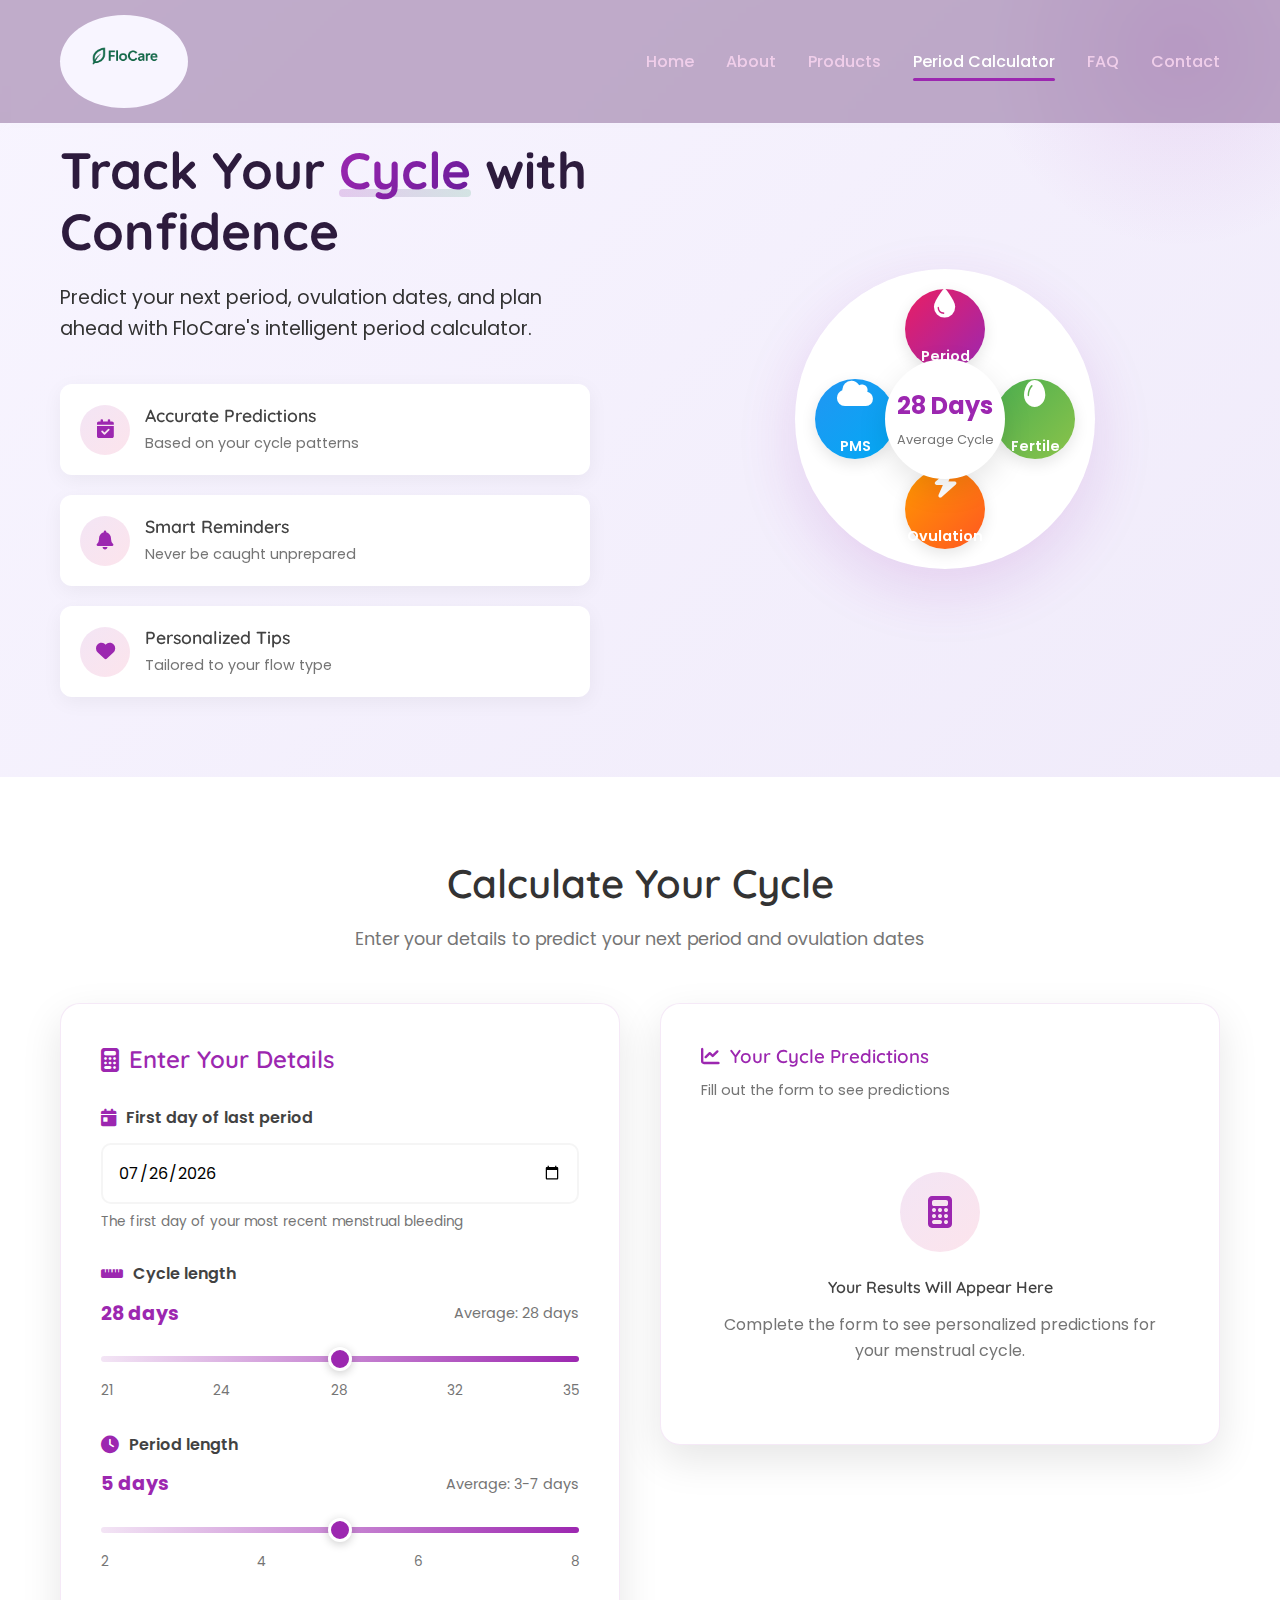
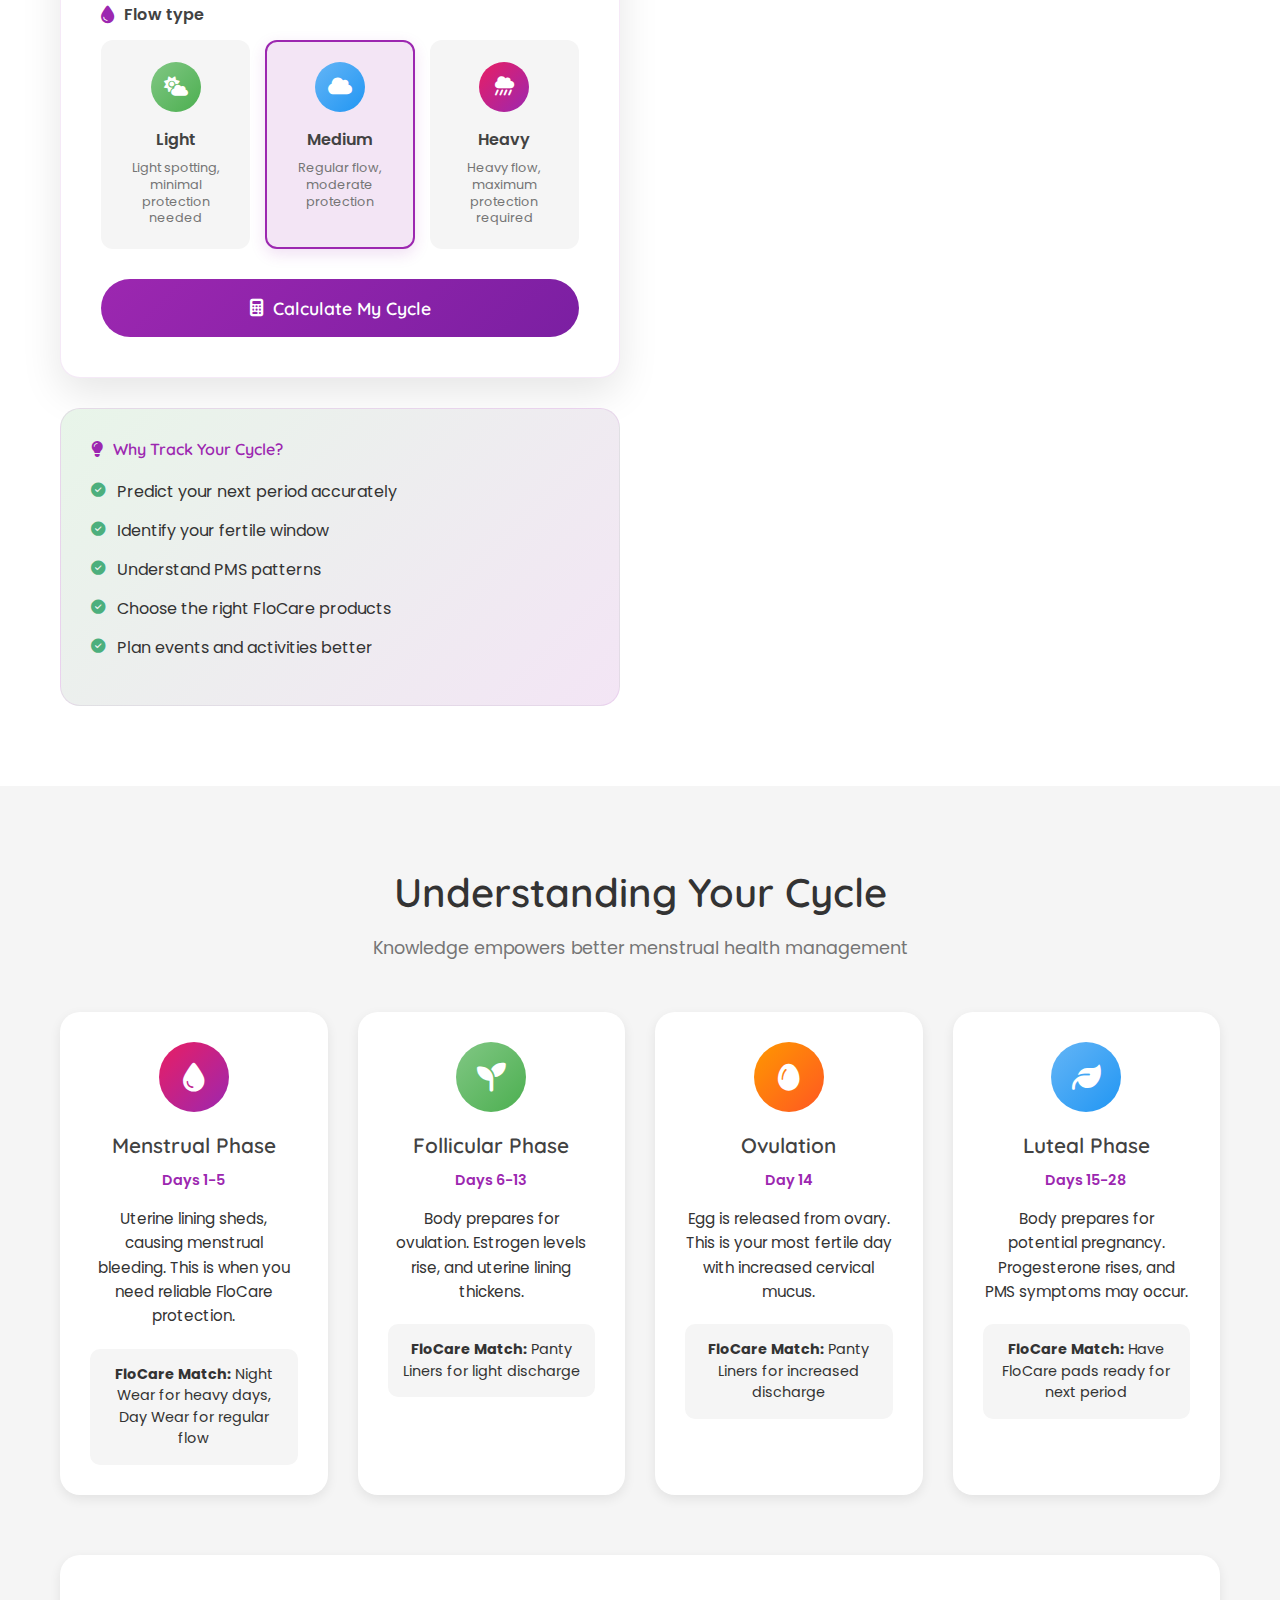
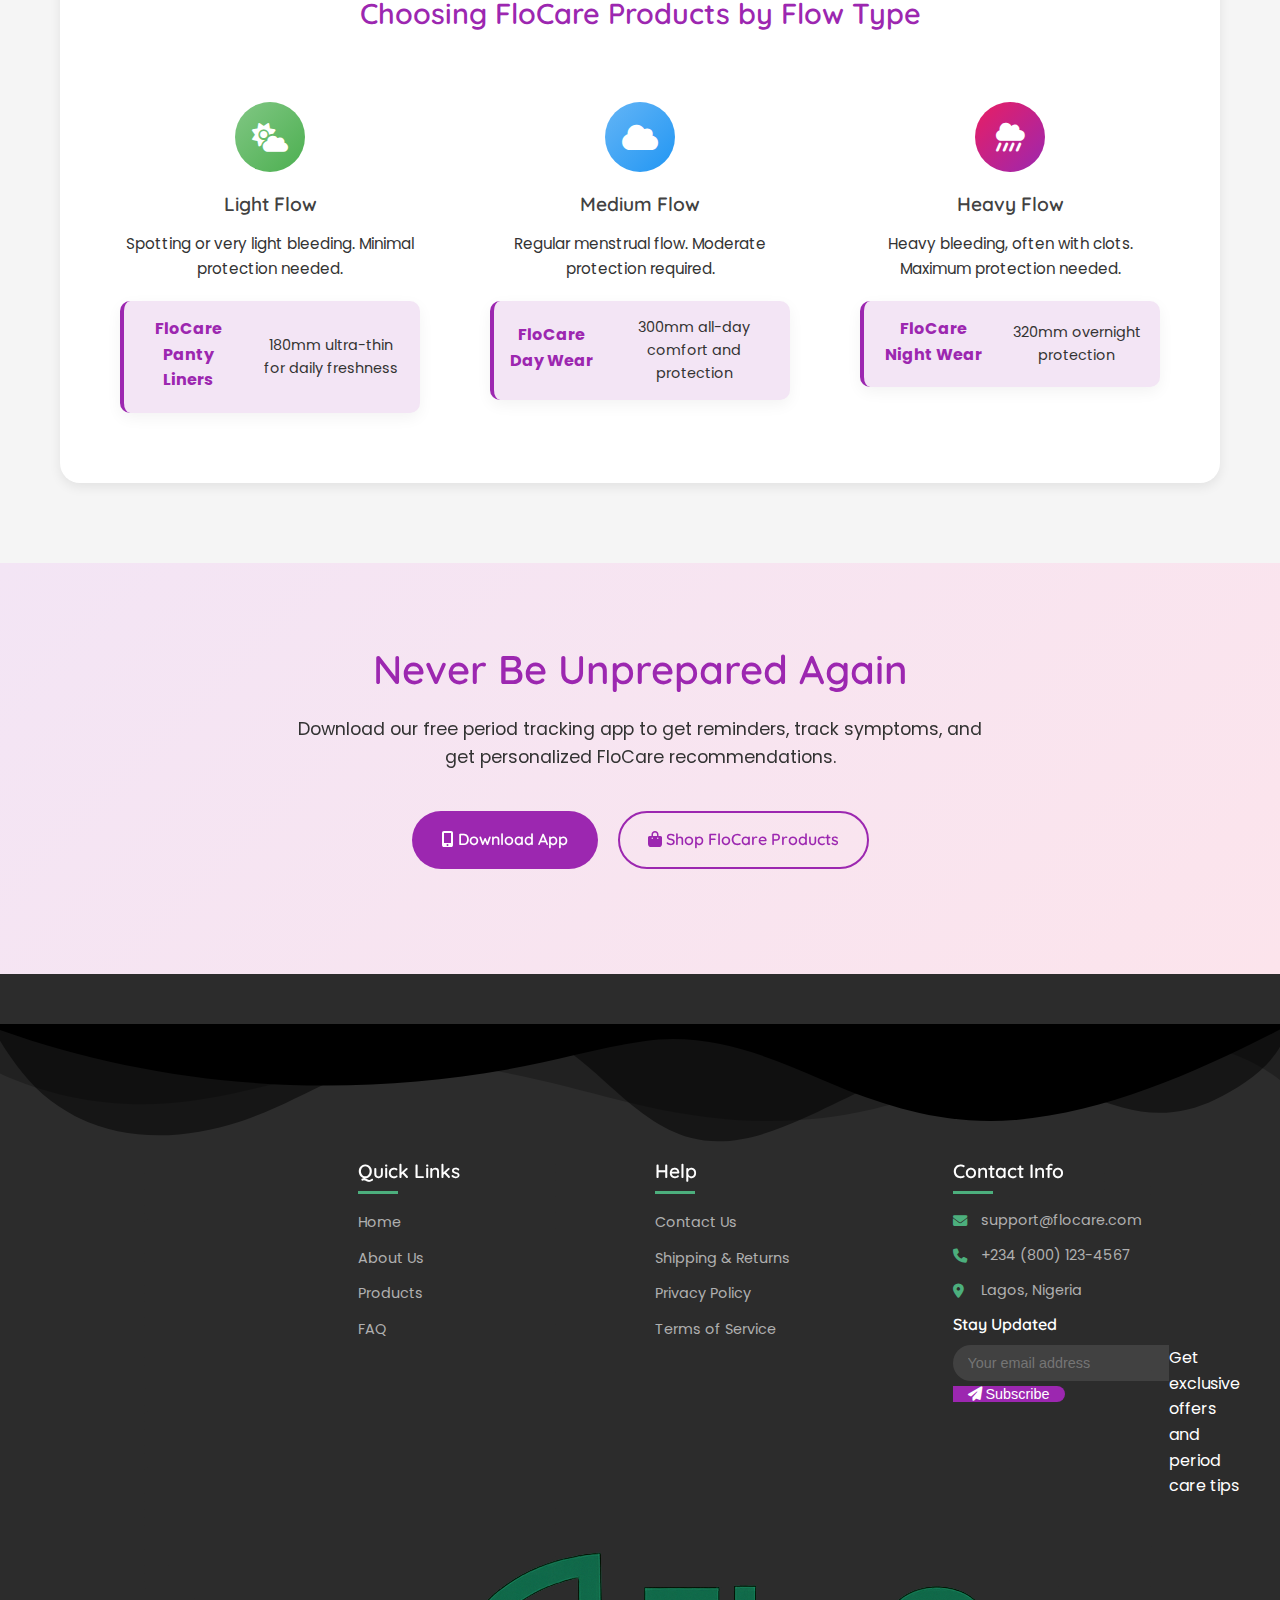
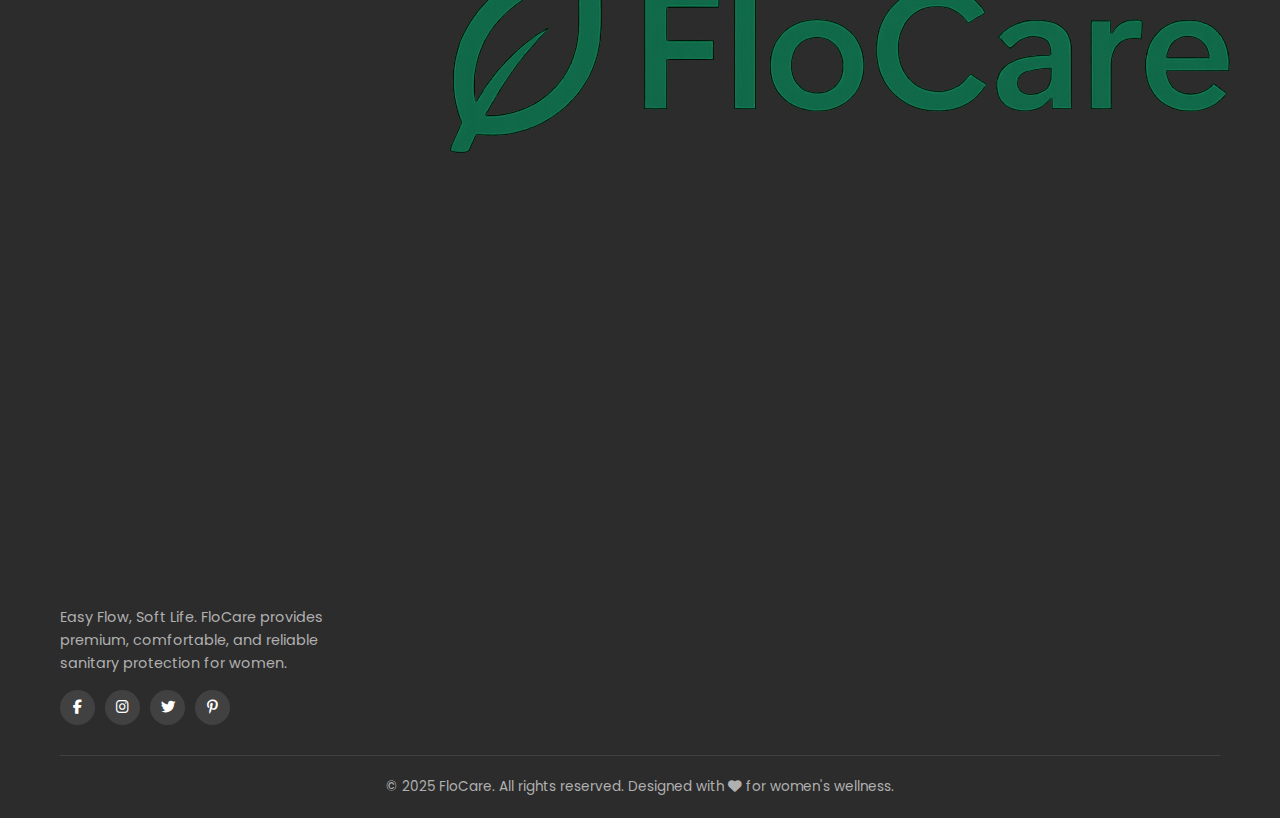
<file: periodcalc.html>
<!DOCTYPE html>
<html lang="en">
<head>
    <meta charset="UTF-8">
    <meta name="viewport" content="width=device-width, initial-scale=1.0">
    <title>Period Calculator | FloCare - Easy Flow, Soft Life</title>
    <link rel="stylesheet" href="css/style.css">
    <link rel="stylesheet" href="css/periodcalc.css">
    <link rel="stylesheet" href="https://cdnjs.cloudflare.com/ajax/libs/font-awesome/6.4.0/css/all.min.css">
    <link rel="preconnect" href="https://fonts.googleapis.com">
    <link rel="preconnect" href="https://fonts.gstatic.com" crossorigin>
    <link href="https://fonts.googleapis.com/css2?family=Poppins:wght@300;400;500;600;700&family=Quicksand:wght@400;500;600&display=swap" rel="stylesheet">
    <link rel="icon" type="image/x-icon" href="images/favicon.ico">
</head>
<body>
    <!-- Header & Navigation -->
    <header class="header">
        <div class="container">
            <nav class="navbar">
                <div class="logo">
                    <a href="index.html">
                        <img src="images/fllogo.png" alt="FloCare Logo">
                    </a>
                </div>
                <ul class="nav-menu">
                    <li class="nav-item"><a href="index.html" class="nav-link">Home</a></li>
                    <li class="nav-item"><a href="about.html" class="nav-link">About</a></li>
                    <li class="nav-item"><a href="products.html" class="nav-link">Products</a></li>
                    <li class="nav-item"><a href="periodcalc.html" class="nav-link active">Period Calculator</a></li>
                    <li class="nav-item"><a href="faq.html" class="nav-link">FAQ</a></li>
                    <li class="nav-item"><a href="contact.html" class="nav-link">Contact</a></li>
                </ul>
                <div class="hamburger">
                    <span class="bar"></span>
                    <span class="bar"></span>
                    <span class="bar"></span>
                </div>
            </nav>
        </div>
    </header>

    <!-- Calculator Hero -->
    <section class="calculator-hero">
        <div class="container">
            <div class="hero-content">
                <div class="hero-text">
                    <h1>Track Your <span class="highlight">Cycle</span> with Confidence</h1>
                    <p class="subtitle">Predict your next period, ovulation dates, and plan ahead with FloCare's intelligent period calculator.</p>
                    
                    <div class="hero-features">
                        <div class="feature">
                            <i class="fas fa-calendar-check"></i>
                            <div>
                                <h4>Accurate Predictions</h4>
                                <p>Based on your cycle patterns</p>
                            </div>
                        </div>
                        <div class="feature">
                            <i class="fas fa-bell"></i>
                            <div>
                                <h4>Smart Reminders</h4>
                                <p>Never be caught unprepared</p>
                            </div>
                        </div>
                        <div class="feature">
                            <i class="fas fa-heart"></i>
                            <div>
                                <h4>Personalized Tips</h4>
                                <p>Tailored to your flow type</p>
                            </div>
                        </div>
                    </div>
                </div>
                
                <div class="hero-visual">
                    <div class="cycle-visualization">
                        <div class="cycle-wheel">
                            <div class="cycle-phase period-phase">
                                <div class="phase-icon">
                                    <i class="fas fa-tint"></i>
                                </div>
                                <span>Period</span>
                            </div>
                            <div class="cycle-phase fertile-phase">
                                <div class="phase-icon">
                                    <i class="fas fa-egg"></i>
                                </div>
                                <span>Fertile</span>
                            </div>
                            <div class="cycle-phase ovulation-phase">
                                <div class="phase-icon">
                                    <i class="fas fa-bolt"></i>
                                </div>
                                <span>Ovulation</span>
                            </div>
                            <div class="cycle-phase pms-phase">
                                <div class="phase-icon">
                                    <i class="fas fa-cloud"></i>
                                </div>
                                <span>PMS</span>
                            </div>
                        </div>
                        <div class="cycle-center">
                            <span>28 Days</span>
                            <small>Average Cycle</small>
                        </div>
                    </div>
                </div>
            </div>
        </div>
    </section>

    <!-- Calculator Section -->
    <section class="calculator-section">
        <div class="container">
            <div class="section-header">
                <h2 class="section-title">Calculate Your Cycle</h2>
                <p class="section-subtitle">Enter your details to predict your next period and ovulation dates</p>
            </div>
            
            <div class="calculator-wrapper">
                <div class="calculator-form-section">
                    <div class="form-card">
                        <h3><i class="fas fa-calculator"></i> Enter Your Details</h3>
                        
                        <form id="periodCalculatorForm">
                            <div class="form-group">
                                <label for="lastPeriodDate">
                                    <i class="fas fa-calendar-day"></i>
                                    <span>First day of last period</span>
                                </label>
                                <input type="date" id="lastPeriodDate" required>
                                <p class="form-help">The first day of your most recent menstrual bleeding</p>
                            </div>
                            
                            <div class="form-group">
                                <label>
                                    <i class="fas fa-ruler-horizontal"></i>
                                    <span>Cycle length</span>
                                </label>
                                <div class="slider-group">
                                    <div class="slider-header">
                                        <span class="slider-value" id="cycleLengthValue">28 days</span>
                                        <span class="slider-label">Average: 28 days</span>
                                    </div>
                                    <input type="range" id="cycleLength" min="21" max="35" value="28" class="slider">
                                    <div class="slider-ticks">
                                        <span>21</span>
                                        <span>24</span>
                                        <span>28</span>
                                        <span>32</span>
                                        <span>35</span>
                                    </div>
                                </div>
                            </div>
                            
                            <div class="form-group">
                                <label>
                                    <i class="fas fa-clock"></i>
                                    <span>Period length</span>
                                </label>
                                <div class="slider-group">
                                    <div class="slider-header">
                                        <span class="slider-value" id="periodLengthValue">5 days</span>
                                        <span class="slider-label">Average: 3-7 days</span>
                                    </div>
                                    <input type="range" id="periodLength" min="2" max="8" value="5" class="slider">
                                    <div class="slider-ticks">
                                        <span>2</span>
                                        <span>4</span>
                                        <span>6</span>
                                        <span>8</span>
                                    </div>
                                </div>
                            </div>
                            
                            <div class="form-group">
                                <label>
                                    <i class="fas fa-tint"></i>
                                    <span>Flow type</span>
                                </label>
                                <div class="flow-selector">
                                    <div class="flow-option" data-flow="light">
                                        <div class="flow-icon light">
                                            <i class="fas fa-cloud-sun"></i>
                                        </div>
                                        <span>Light</span>
                                        <p class="flow-desc">Light spotting, minimal protection needed</p>
                                    </div>
                                    <div class="flow-option active" data-flow="medium">
                                        <div class="flow-icon medium">
                                            <i class="fas fa-cloud"></i>
                                        </div>
                                        <span>Medium</span>
                                        <p class="flow-desc">Regular flow, moderate protection</p>
                                    </div>
                                    <div class="flow-option" data-flow="heavy">
                                        <div class="flow-icon heavy">
                                            <i class="fas fa-cloud-showers-heavy"></i>
                                        </div>
                                        <span>Heavy</span>
                                        <p class="flow-desc">Heavy flow, maximum protection required</p>
                                    </div>
                                </div>
                                <input type="hidden" id="flowType" value="medium">
                            </div>
                            
                            <button type="submit" class="btn btn-primary btn-calculate">
                                <i class="fas fa-calculator"></i> Calculate My Cycle
                            </button>
                        </form>
                    </div>
                    
                    <div class="info-card">
                        <h4><i class="fas fa-lightbulb"></i> Why Track Your Cycle?</h4>
                        <ul class="info-list">
                            <li><i class="fas fa-check-circle"></i> Predict your next period accurately</li>
                            <li><i class="fas fa-check-circle"></i> Identify your fertile window</li>
                            <li><i class="fas fa-check-circle"></i> Understand PMS patterns</li>
                            <li><i class="fas fa-check-circle"></i> Choose the right FloCare products</li>
                            <li><i class="fas fa-check-circle"></i> Plan events and activities better</li>
                        </ul>
                    </div>
                </div>
                
                <div class="calculator-results-section">
                    <div class="results-card">
                        <div class="results-header">
                            <h3><i class="fas fa-chart-line"></i> Your Cycle Predictions</h3>
                            <p class="last-updated" id="lastUpdated">Fill out the form to see predictions</p>
                        </div>
                        
                        <div class="results-placeholder" id="resultsPlaceholder">
                            <div class="placeholder-icon">
                                <i class="fas fa-calculator"></i>
                            </div>
                            <h4>Your Results Will Appear Here</h4>
                            <p>Complete the form to see personalized predictions for your menstrual cycle.</p>
                        </div>
                        
                        <div class="results-content" id="resultsContent" style="display: none;">
                            <!-- Next Period -->
                            <div class="prediction-card next-period">
                                <div class="prediction-icon">
                                    <i class="fas fa-calendar-day"></i>
                                </div>
                                <div class="prediction-info">
                                    <h4>Next Period</h4>
                                    <div class="prediction-dates">
                                        <span class="date-range" id="nextPeriodRange">March 28 - April 1, 2025</span>
                                        <span class="days-away" id="daysUntilNext">(14 days away)</span>
                                    </div>
                                    <p class="prediction-note">Mark your calendar and prepare your FloCare pads</p>
                                </div>
                                <div class="prediction-actions">
                                    <button class="btn-reminder" data-type="period">
                                        <i class="fas fa-bell"></i> Remind Me
                                    </button>
                                </div>
                            </div>
                            
                            <!-- Ovulation -->
                            <div class="prediction-card ovulation">
                                <div class="prediction-icon">
                                    <i class="fas fa-egg"></i>
                                </div>
                                <div class="prediction-info">
                                    <h4>Ovulation Date</h4>
                                    <div class="prediction-dates">
                                        <span class="date-range" id="ovulationDate">March 14, 2025</span>
                                        <span class="days-away">(Most fertile day)</span>
                                    </div>
                                    <p class="prediction-note">Highest chance of conception</p>
                                </div>
                            </div>
                            
                            <!-- Fertile Window -->
                            <div class="prediction-card fertile">
                                <div class="prediction-icon">
                                    <i class="fas fa-venus"></i>
                                </div>
                                <div class="prediction-info">
                                    <h4>Fertile Window</h4>
                                    <div class="prediction-dates">
                                        <span class="date-range" id="fertileWindow">March 12-16, 2025</span>
                                        <span class="days-away">(5 days)</span>
                                    </div>
                                    <p class="prediction-note">Best time for conception attempts</p>
                                </div>
                            </div>
                            
                            <!-- PMS Window -->
                            <div class="prediction-card pms">
                                <div class="prediction-icon">
                                    <i class="fas fa-cloud"></i>
                                </div>
                                <div class="prediction-info">
                                    <h4>PMS Window</h4>
                                    <div class="prediction-dates">
                                        <span class="date-range" id="pmsWindow">March 24-27, 2025</span>
                                        <span class="days-away">(4 days)</span>
                                    </div>
                                    <p class="prediction-note">When PMS symptoms may occur</p>
                                </div>
                                <div class="prediction-actions">
                                    <button class="btn-reminder" data-type="pms">
                                        <i class="fas fa-bell"></i> Remind Me
                                    </button>
                                </div>
                            </div>
                            
                            <!-- Cycle Summary -->
                            <div class="cycle-summary">
                                <h4><i class="fas fa-chart-pie"></i> Cycle Summary</h4>
                                <div class="summary-stats">
                                    <div class="stat">
                                        <span class="stat-value" id="summaryCycleLength">28</span>
                                        <span class="stat-label">Day Cycle</span>
                                    </div>
                                    <div class="stat">
                                        <span class="stat-value" id="summaryPeriodLength">5</span>
                                        <span class="stat-label">Day Period</span>
                                    </div>
                                    <div class="stat">
                                        <span class="stat-value" id="summaryFlowType">Medium</span>
                                        <span class="stat-label">Flow Type</span>
                                    </div>
                                </div>
                            </div>
                            
                            <!-- Product Recommendation -->
                            <div class="product-recommendation">
                                <h4><i class="fas fa-box-open"></i> Recommended FloCare Product</h4>
                                <p class="recommendation-text" id="recommendationText">Based on your <span class="flow-type">medium</span> flow, we recommend:</p>
                                
                                <div class="recommended-product" id="productCard">
                                    <div class="product-image">
                                        <img src="images/flcare4.png" alt="FloCare Day Wear">
                                    </div>
                                    <div class="product-info">
                                        <h5>FloCare Day Wear</h5>
                                        <p>300mm all-day comfort with reliable medium-flow protection</p>
                                        <div class="product-specs">
                                            <span class="spec"><i class="fas fa-ruler"></i> 300mm</span>
                                            <span class="spec"><i class="fas fa-clock"></i> 8-hour</span>
                                            <span class="spec"><i class="fas fa-box"></i> 10 pads</span>
                                        </div>
                                        <a href="products.html#day" class="btn-view-product">
                                            View Product <i class="fas fa-arrow-right"></i>
                                        </a>
                                    </div>
                                </div>
                            </div>
                            
                            <!-- Action Buttons -->
                            <div class="results-actions">
                                <button class="btn btn-secondary" id="saveResults">
                                    <i class="fas fa-save"></i> Save Results
                                </button>
                                <button class="btn btn-outline" id="printResults">
                                    <i class="fas fa-print"></i> Print
                                </button>
                                <button class="btn btn-outline" id="resetCalculator">
                                    <i class="fas fa-redo"></i> Reset
                                </button>
                            </div>
                        </div>
                    </div>
                </div>
            </div>
        </div>
    </section>

    <!-- Educational Section -->
    <section class="educational-section">
        <div class="container">
            <div class="section-header">
                <h2 class="section-title">Understanding Your Cycle</h2>
                <p class="section-subtitle">Knowledge empowers better menstrual health management</p>
            </div>
            
            <div class="cycle-phases">
                <div class="phase-card">
                    <div class="phase-icon menstrual">
                        <i class="fas fa-tint"></i>
                    </div>
                    <h3>Menstrual Phase</h3>
                    <p class="phase-duration">Days 1-5</p>
                    <p class="phase-desc">Uterine lining sheds, causing menstrual bleeding. This is when you need reliable FloCare protection.</p>
                    <div class="product-match">
                        <strong>FloCare Match:</strong> Night Wear for heavy days, Day Wear for regular flow
                    </div>
                </div>
                
                <div class="phase-card">
                    <div class="phase-icon follicular">
                        <i class="fas fa-seedling"></i>
                    </div>
                    <h3>Follicular Phase</h3>
                    <p class="phase-duration">Days 6-13</p>
                    <p class="phase-desc">Body prepares for ovulation. Estrogen levels rise, and uterine lining thickens.</p>
                    <div class="product-match">
                        <strong>FloCare Match:</strong> Panty Liners for light discharge
                    </div>
                </div>
                
                <div class="phase-card">
                    <div class="phase-icon ovulation">
                        <i class="fas fa-egg"></i>
                    </div>
                    <h3>Ovulation</h3>
                    <p class="phase-duration">Day 14</p>
                    <p class="phase-desc">Egg is released from ovary. This is your most fertile day with increased cervical mucus.</p>
                    <div class="product-match">
                        <strong>FloCare Match:</strong> Panty Liners for increased discharge
                    </div>
                </div>
                
                <div class="phase-card">
                    <div class="phase-icon luteal">
                        <i class="fas fa-leaf"></i>
                    </div>
                    <h3>Luteal Phase</h3>
                    <p class="phase-duration">Days 15-28</p>
                    <p class="phase-desc">Body prepares for potential pregnancy. Progesterone rises, and PMS symptoms may occur.</p>
                    <div class="product-match">
                        <strong>FloCare Match:</strong> Have FloCare pads ready for next period
                    </div>
                </div>
            </div>
            
            <div class="flow-guide">
                <h3>Choosing FloCare Products by Flow Type</h3>
                <div class="flow-guide-cards">
                    <div class="flow-guide-card">
                        <div class="flow-indicator light-flow">
                            <i class="fas fa-cloud-sun"></i>
                        </div>
                        <h4>Light Flow</h4>
                        <p>Spotting or very light bleeding. Minimal protection needed.</p>
                        <div class="recommended-product">
                            <strong>FloCare Panty Liners</strong>
                            <p>180mm ultra-thin for daily freshness</p>
                        </div>
                    </div>
                    
                    <div class="flow-guide-card">
                        <div class="flow-indicator medium-flow">
                            <i class="fas fa-cloud"></i>
                        </div>
                        <h4>Medium Flow</h4>
                        <p>Regular menstrual flow. Moderate protection required.</p>
                        <div class="recommended-product">
                            <strong>FloCare Day Wear</strong>
                            <p>300mm all-day comfort and protection</p>
                        </div>
                    </div>
                    
                    <div class="flow-guide-card">
                        <div class="flow-indicator heavy-flow">
                            <i class="fas fa-cloud-showers-heavy"></i>
                        </div>
                        <h4>Heavy Flow</h4>
                        <p>Heavy bleeding, often with clots. Maximum protection needed.</p>
                        <div class="recommended-product">
                            <strong>FloCare Night Wear</strong>
                            <p>320mm overnight protection</p>
                        </div>
                    </div>
                </div>
            </div>
        </div>
    </section>

    <!-- CTA Section -->
    <section class="calculator-cta">
        <div class="container">
            <div class="cta-content">
                <h2>Never Be Unprepared Again</h2>
                <p>Download our free period tracking app to get reminders, track symptoms, and get personalized FloCare recommendations.</p>
                <div class="cta-buttons">
                    <a href="#" class="btn btn-primary">
                        <i class="fas fa-mobile-alt"></i> Download App
                    </a>
                    <a href="products.html" class="btn btn-outline">
                        <i class="fas fa-shopping-bag"></i> Shop FloCare Products
                    </a>
                </div>
            </div>
        </div>
    </section>

    <!-- Footer -->
    <footer class="footer">
        <div class="footer-wave">
            <svg viewBox="0 0 1200 120" preserveAspectRatio="none">
                <path d="M0,0V46.29c47.79,22.2,103.59,32.17,158,28,70.36-5.37,136.33-33.31,206.8-37.5C438.64,32.43,512.34,53.67,583,72.05c69.27,18,138.3,24.88,209.4,13.08,36.15-6,69.85-17.84,104.45-29.34C989.49,25,1113-14.29,1200,52.47V0Z" opacity=".25"></path>
                <path d="M0,0V15.81C13,36.92,27.64,56.86,47.69,72.05,99.41,111.27,165,111,224.58,91.58c31.15-10.15,60.09-26.07,89.67-39.8,40.92-19,84.73-46,130.83-49.67,36.26-2.85,70.9,9.42,98.6,31.56,31.77,25.39,62.32,62,103.63,73,40.44,10.79,81.35-6.69,119.13-24.28s75.16-39,116.92-43.05c59.73-5.85,113.28,22.88,168.9,38.84,30.2,8.66,59,6.17,87.09-7.5,22.43-10.89,48-26.93,60.65-49.24V0Z" opacity=".5"></path>
                <path d="M0,0V5.63C149.93,59,314.09,71.32,475.83,42.57c43-7.64,84.23-20.12,127.61-26.46,59-8.63,112.48,12.24,165.56,35.4C827.93,77.22,886,95.24,951.2,90c86.53-7,172.46-45.71,248.8-84.81V0Z"></path>
            </svg>
        </div>

        <div class="footer-decorations">
            <div class="footer-dot footer-dot-1"></div>
            <div class="footer-dot footer-dot-2"></div>
        </div>

        <div class="container">
            <div class="footer-content">
                <div class="footer-col">
                    <div class="footer-logo">
                        <a href="index.html">
                            <img class="footer-logopic" src="images/fllogo.png" alt="FloCare Logo">
                        </a>
                    </div>
                    <p class="footer-text">Easy Flow, Soft Life. FloCare provides premium, comfortable, and reliable sanitary protection for women.</p>
                    <div class="social-links">
                        <a href="#" aria-label="Facebook"><i class="fab fa-facebook-f"></i></a>
                        <a href="#" aria-label="Instagram"><i class="fab fa-instagram"></i></a>
                        <a href="#" aria-label="Twitter"><i class="fab fa-twitter"></i></a>
                        <a href="#" aria-label="Pinterest"><i class="fab fa-pinterest-p"></i></a>
                    </div>
                </div>
                
                <div class="footer-col">
                    <h3>Quick Links</h3>
                    <ul class="footer-links">
                        <li><a href="index.html">Home</a></li>
                        <li><a href="about.html">About Us</a></li>
                        <li><a href="products.html">Products</a></li>
                        <li><a href="faq.html">FAQ</a></li>
                    </ul>
                </div>
                
                <div class="footer-col">
                    <h3>Help</h3>
                    <ul class="footer-links">
                        <li><a href="contact.html">Contact Us</a></li>
                        <li><a href="#">Shipping & Returns</a></li>
                        <li><a href="#">Privacy Policy</a></li>
                        <li><a href="#">Terms of Service</a></li>
                    </ul>
                </div>
                
                <div class="footer-col">
                    <h3>Contact Info</h3>
                    <ul class="contact-info">
                        <li>
                            <i class="fas fa-envelope"></i>
                            <span>support@flocare.com</span>
                        </li>
                        <li>
                            <i class="fas fa-phone"></i>
                            <span>+234 (800) 123-4567</span>
                        </li>
                        <li>
                            <i class="fas fa-map-marker-alt"></i>
                            <span>Lagos, Nigeria</span>
                        </li>
                    </ul>
                    
                    <div class="newsletter">
                        <h4>Stay Updated</h4>
                        <form class="newsletter-form" id="newsletter-form">
                            <div class="newsletter-input-group">
                                <input type="email" placeholder="Your email address" required>
                                <button type="submit">
                                    <i class="fas fa-paper-plane"></i>
                                    <span>Subscribe</span>
                                </button>
                            </div>
                            <p class="newsletter-note">Get exclusive offers and period care tips</p>
                        </form>
                    </div>
                </div>
            </div>
            
            <div class="footer-bottom">
                <p>&copy; 2025 FloCare. All rights reserved. Designed with <i class="fas fa-heart"></i> for women's wellness.</p>
            </div>
        </div>
    </footer>

    <!-- JavaScript -->
    <script src="js/app.js"></script>
    <script src="js/period-calculator.js"></script>
</body>
</html>
</file>
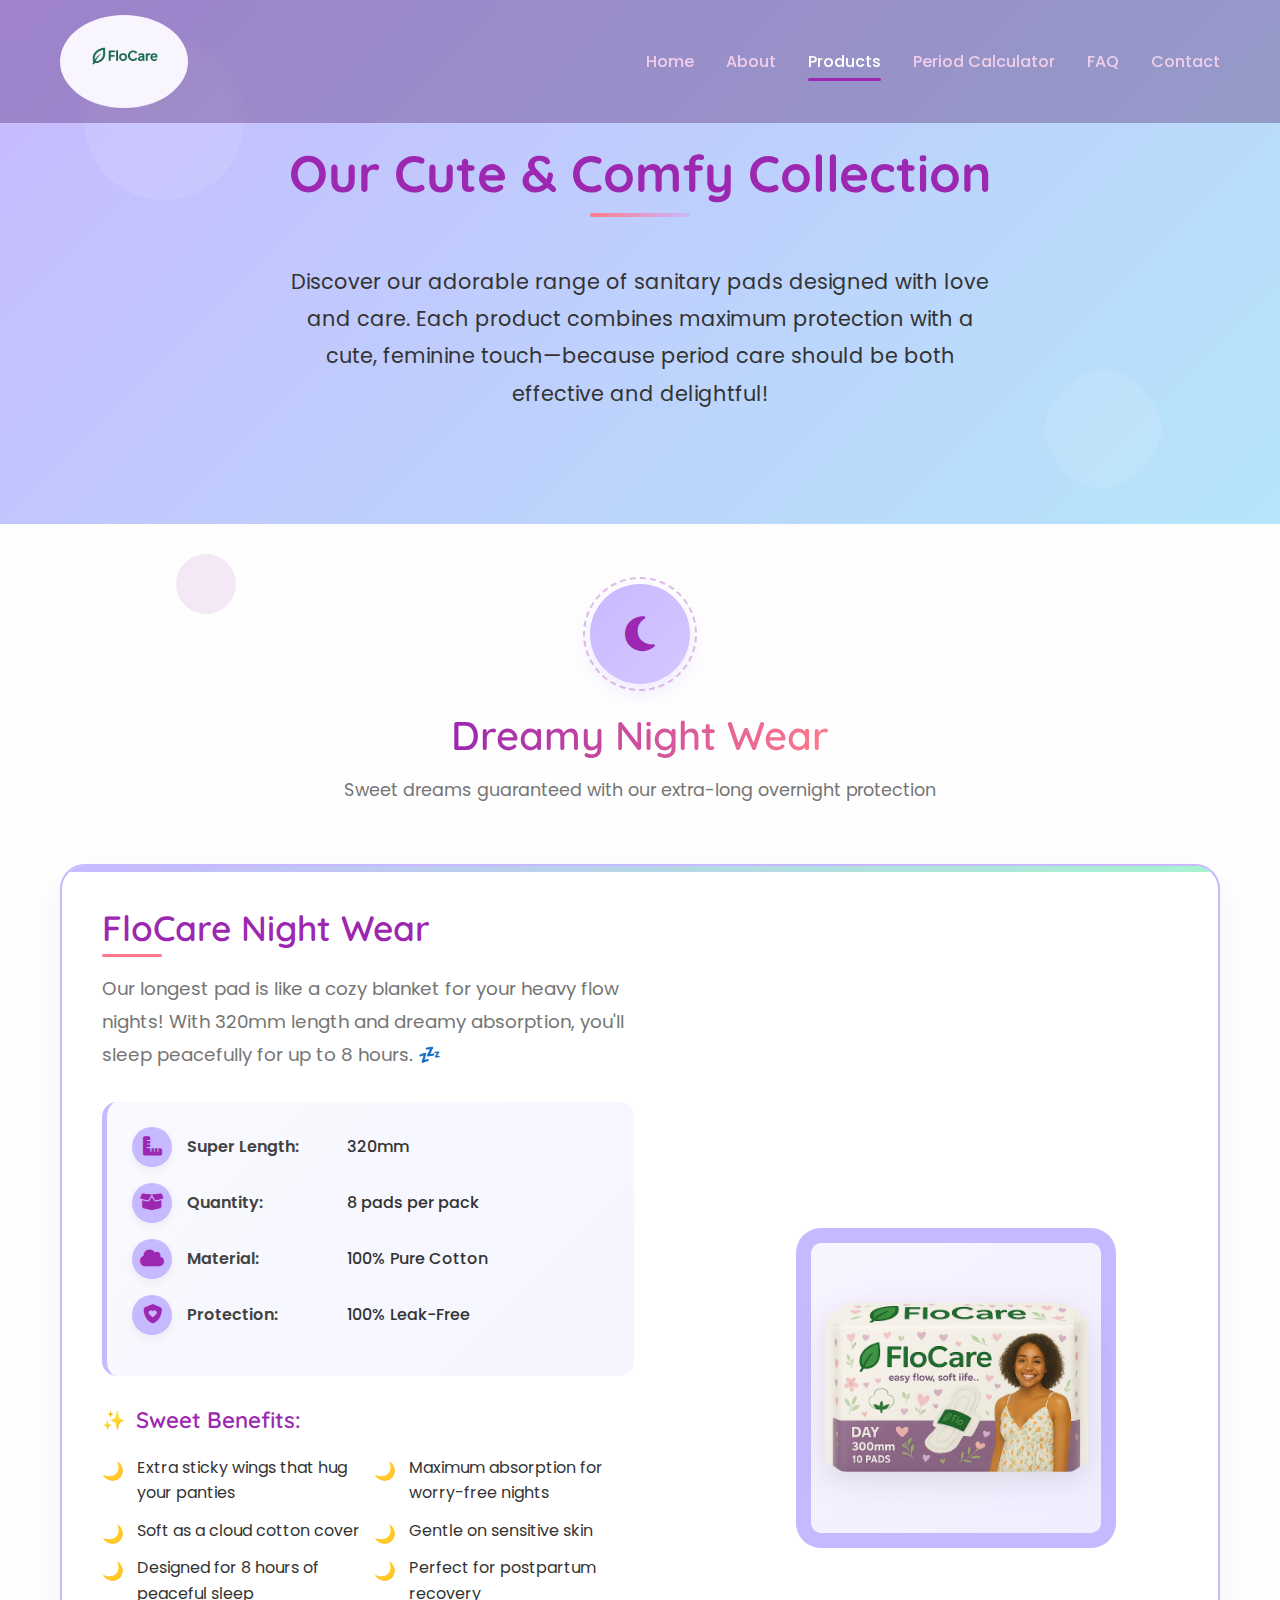
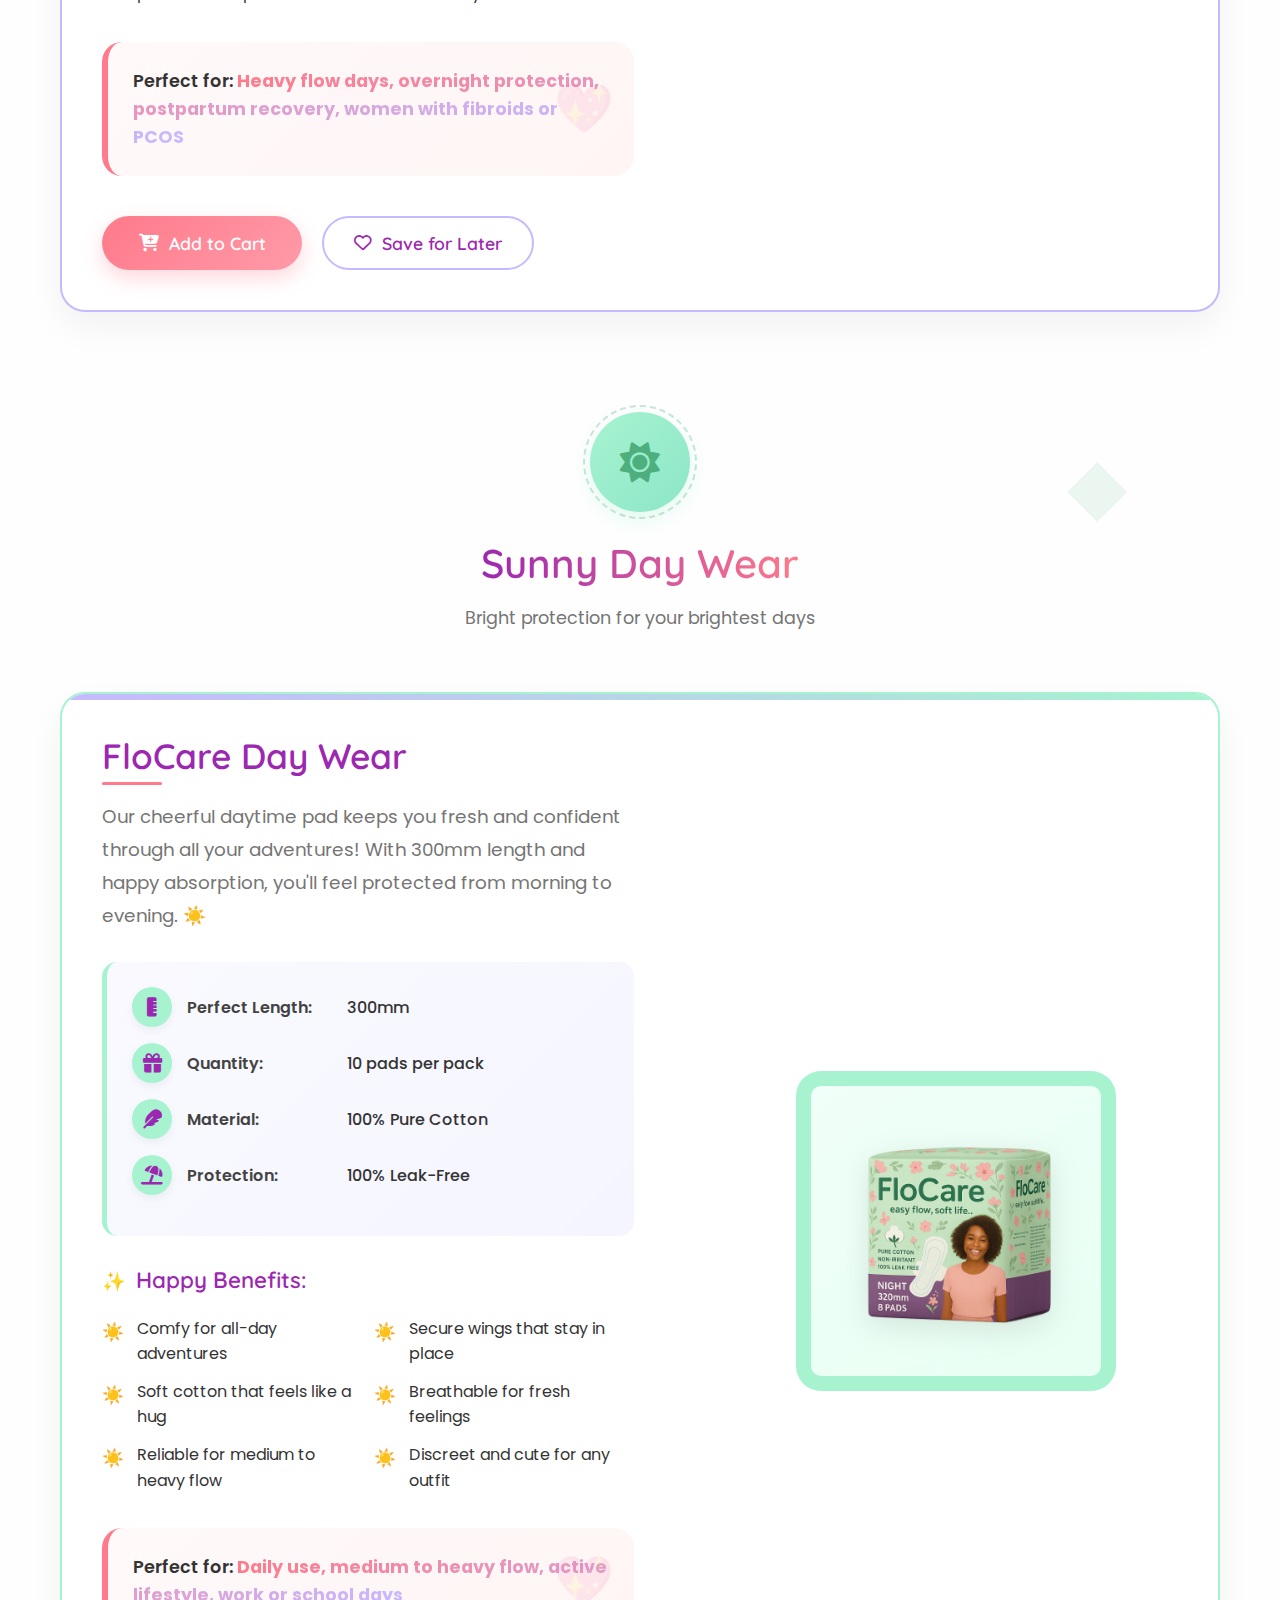
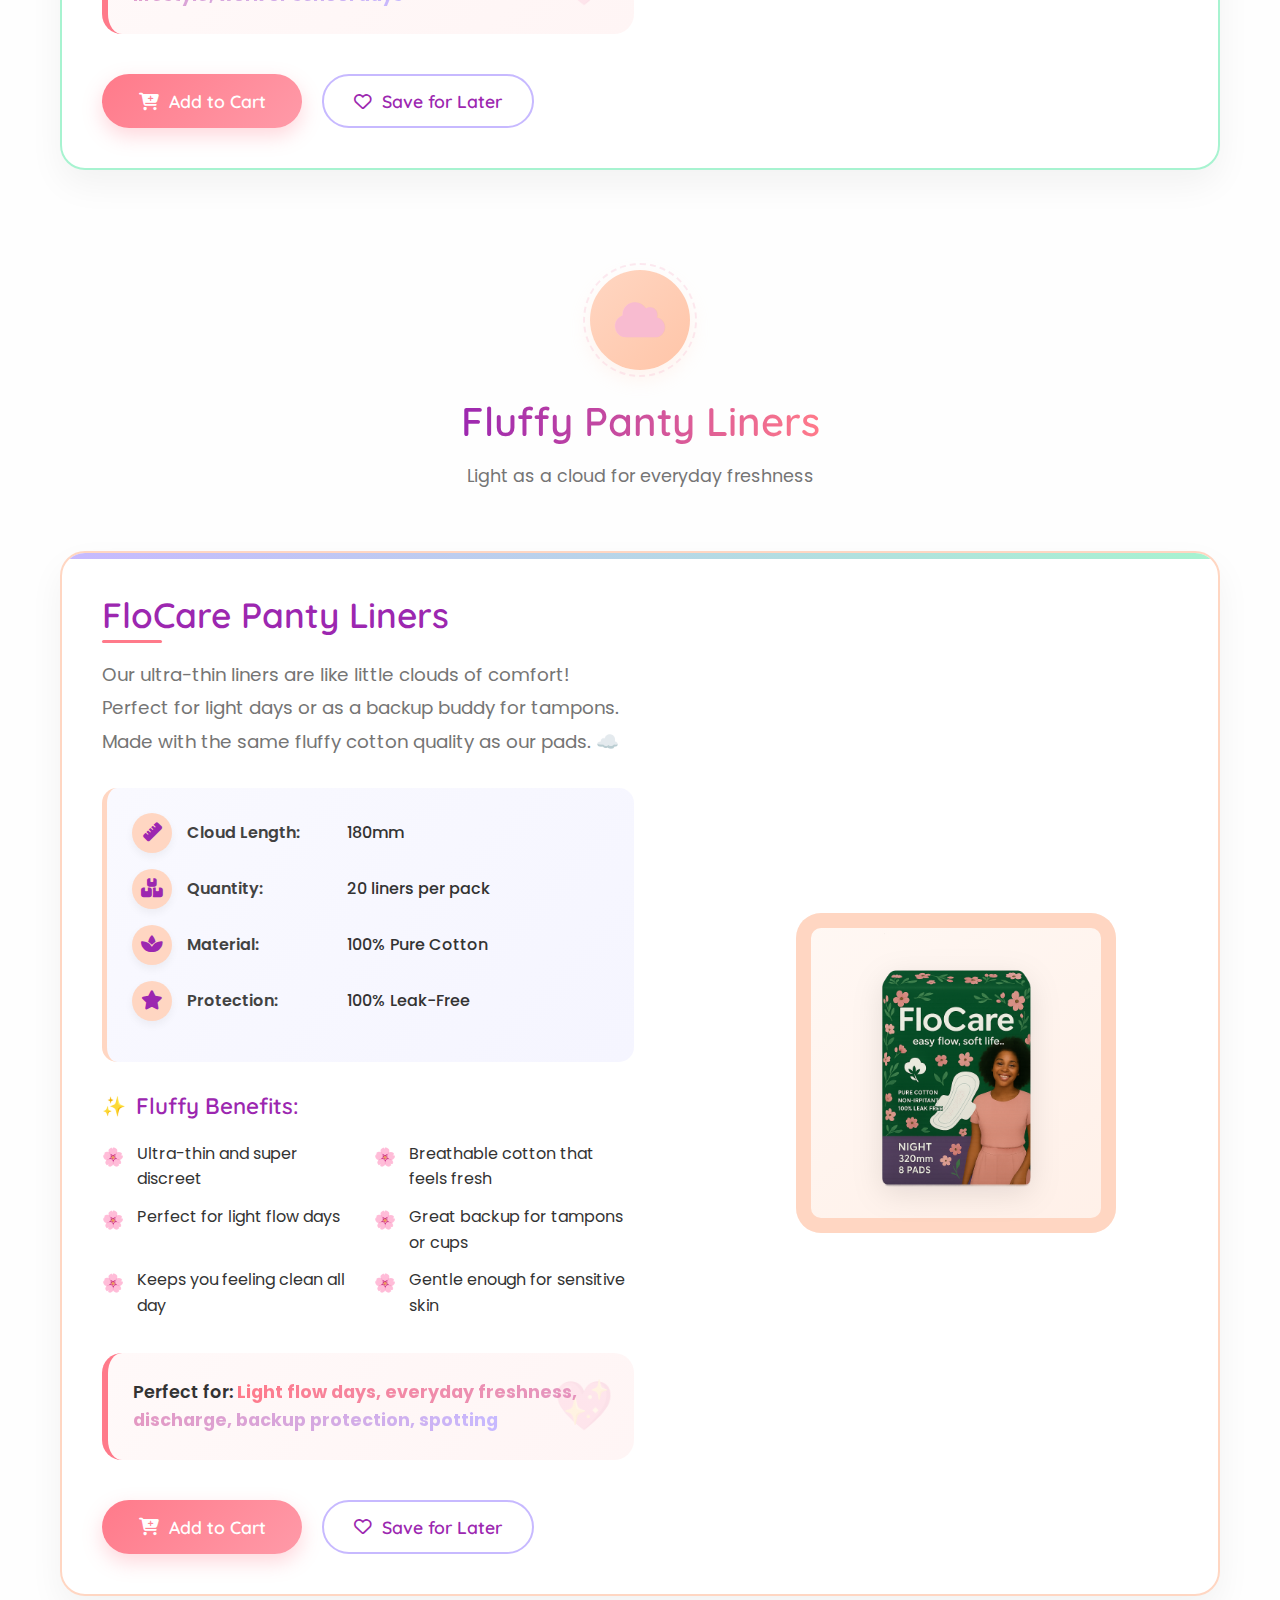
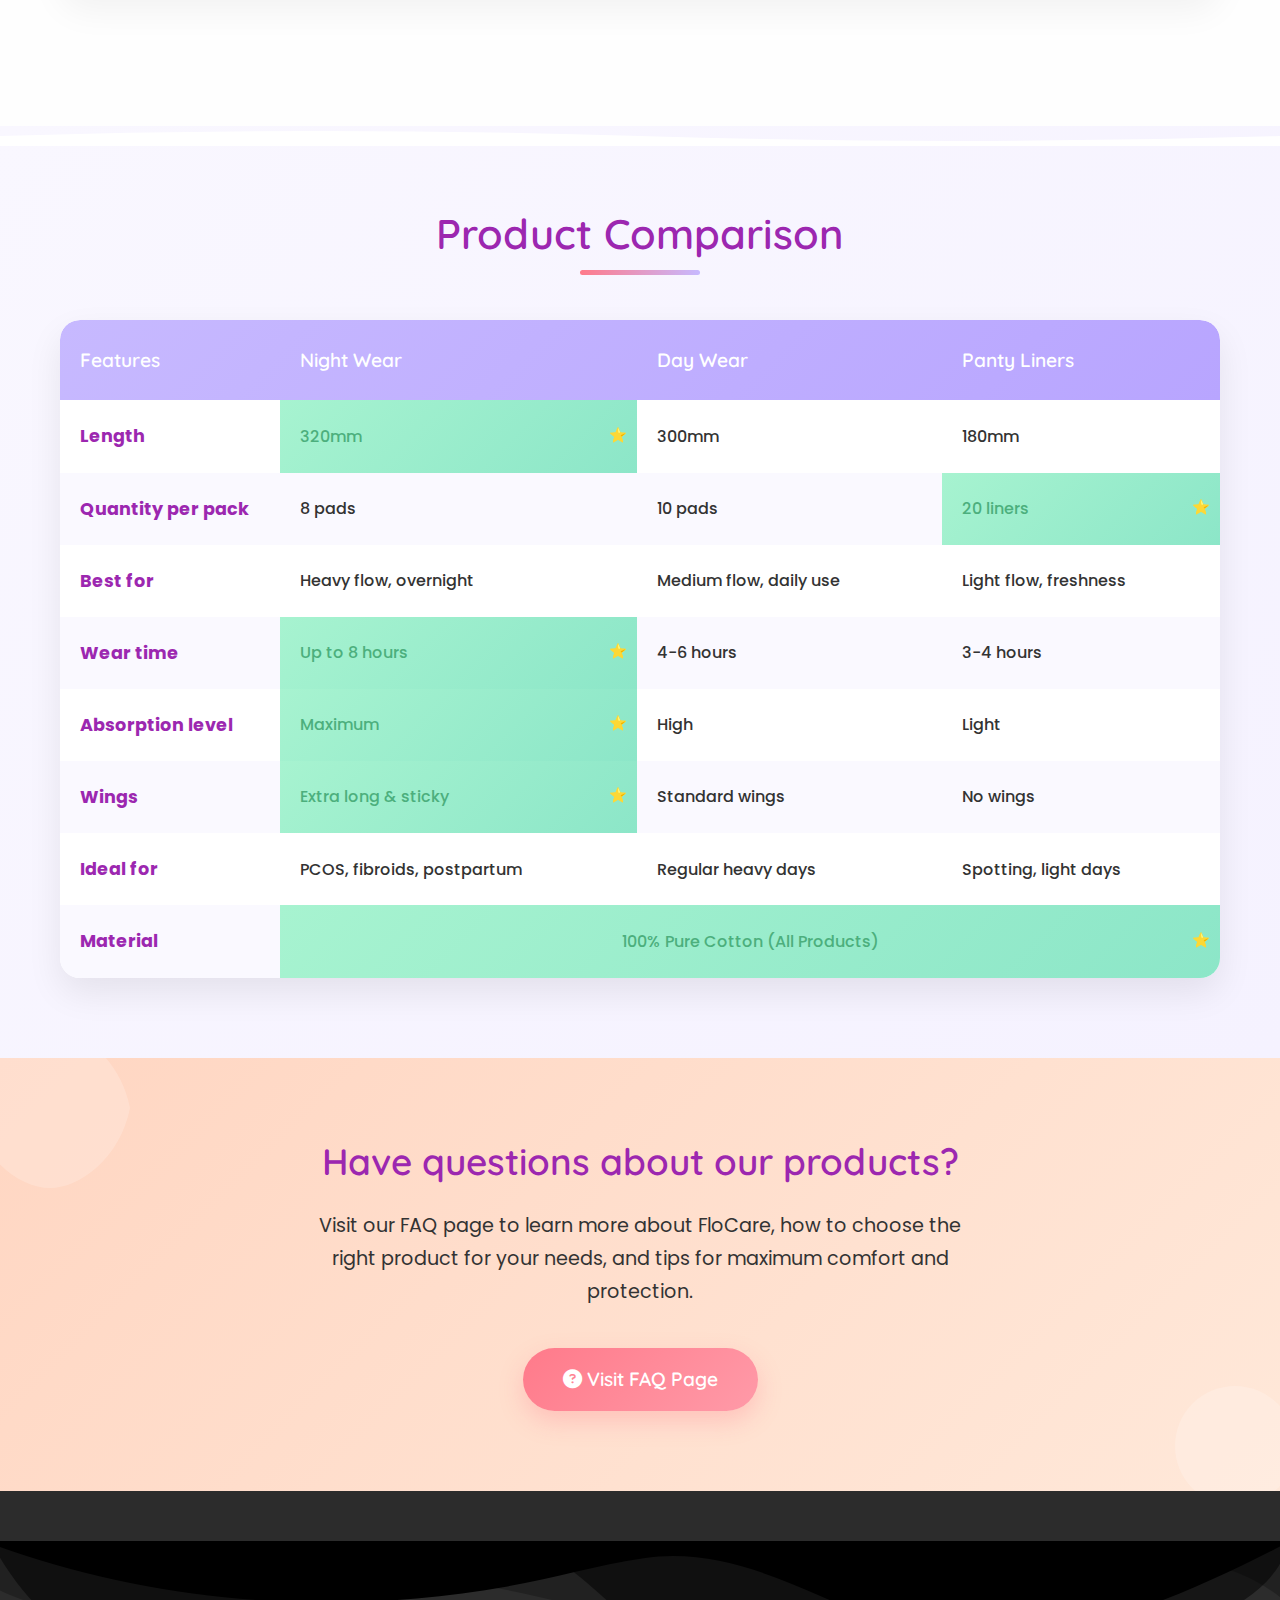
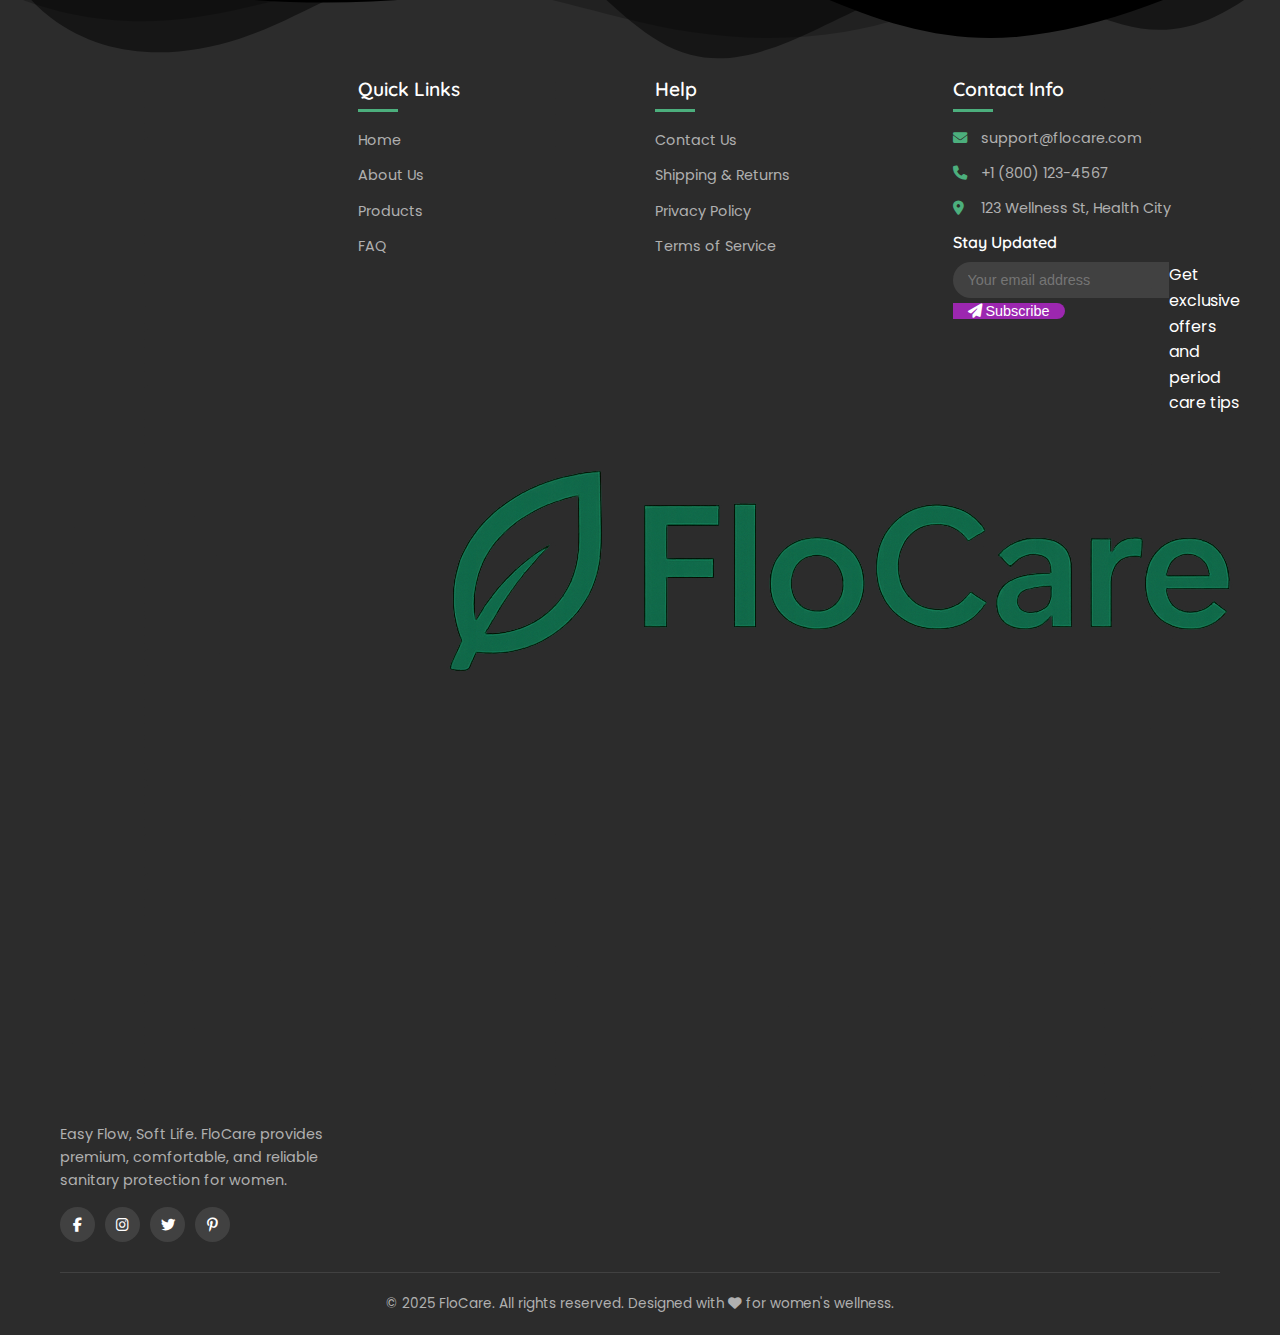
<file: products.html>
<!DOCTYPE html>
<html lang="en">
<head>
    <meta charset="UTF-8">
    <meta name="viewport" content="width=device-width, initial-scale=1.0">
    <title>Our Products | FloCare - Premium Sanitary Protection</title>
    <link rel="stylesheet" href="css/style.css">
    <link rel="stylesheet" href="css/products.css">
    <link rel="stylesheet" href="https://cdnjs.cloudflare.com/ajax/libs/font-awesome/6.4.0/css/all.min.css">
    <link rel="preconnect" href="https://fonts.googleapis.com">
    <link rel="preconnect" href="https://fonts.gstatic.com" crossorigin>
    <link href="https://fonts.googleapis.com/css2?family=Poppins:wght@300;400;500;600;700&family=Quicksand:wght@400;500;600;700&display=swap" rel="stylesheet">
    <link rel="icon" type="image/x-icon" href="images/favicon.ico">
</head>
<body>
    <!-- Header & Navigation (Keep the same) -->
    <header class="header">
        <div class="container">
            <nav class="navbar">
                <div class="logo">
                    <a href="index.html">
                        <img src="images/fllogo.png" alt="FloCare Logo">
                    </a>
                </div>
                <ul class="nav-menu">
                    <li class="nav-item"><a href="index.html" class="nav-link">Home</a></li>
                    <li class="nav-item"><a href="about.html" class="nav-link">About</a></li>
                    <li class="nav-item"><a href="products.html" class="nav-link active">Products</a></li>
                    <li class="nav-item"><a href="periodcalc.html" class="nav-link">Period Calculator</a></li>
                    <li class="nav-item"><a href="faq.html" class="nav-link">FAQ</a></li>
                    <li class="nav-item"><a href="contact.html" class="nav-link">Contact</a></li>
                </ul>
                <div class="hamburger">
                    <span class="bar"></span>
                    <span class="bar"></span>
                    <span class="bar"></span>
                </div>
            </nav>
        </div>
    </header>

    <!-- Products Hero -->
    <section class="products-hero">
        <div class="container">
            <h1>Our Cute & Comfy Collection</h1>
            <p>Discover our adorable range of sanitary pads designed with love and care. Each product combines maximum protection with a cute, feminine touch—because period care should be both effective and delightful!</p>
        </div>
    </section>

    <!-- Products Container -->
    <section class="products-container">
        <div class="container">
            <!-- Night Wear -->
            <div class="product-category night" id="night">
                <div class="category-header">
                    <div class="category-icon night">
                        <i class="fas fa-moon"></i>
                    </div>
                    <h2>Dreamy Night Wear</h2>
                    <p>Sweet dreams guaranteed with our extra-long overnight protection</p>
                </div>
                
                <div class="product-detail-card">
                    <div class="product-detail-image">
                        <div class="product-detail-img-container">
                            <img src="images/flcarewhite2.png" class="day-pad-pic" alt="FloCare Night Wear Pad">
                        </div>
                    </div>
                    
                    <div class="product-detail-content">
                        <h3>FloCare Night Wear</h3>
                        <p class="product-description">Our longest pad is like a cozy blanket for your heavy flow nights! With 320mm length and dreamy absorption, you'll sleep peacefully for up to 8 hours. 💤</p>
                        
                        <div class="product-specifications">
                            <div class="spec-item">
                                <div class="spec-icon">
                                    <i class="fas fa-ruler-combined"></i>
                                </div>
                                <div class="spec-title">Super Length:</div>
                                <div class="spec-value">320mm</div>
                            </div>
                            
                            <div class="spec-item">
                                <div class="spec-icon">
                                    <i class="fas fa-box-open"></i>
                                </div>
                                <div class="spec-title">Quantity:</div>
                                <div class="spec-value">8 pads per pack</div>
                            </div>
                            
                            <div class="spec-item">
                                <div class="spec-icon">
                                    <i class="fas fa-cloud"></i>
                                </div>
                                <div class="spec-title">Material:</div>
                                <div class="spec-value">100% Pure Cotton</div>
                            </div>
                            
                            <div class="spec-item">
                                <div class="spec-icon">
                                    <i class="fas fa-shield-heart"></i>
                                </div>
                                <div class="spec-title">Protection:</div>
                                <div class="spec-value">100% Leak-Free</div>
                            </div>
                        </div>
                        
                        <div class="benefits-list">
                            <h4>Sweet Benefits:</h4>
                            <ul>
                                <li>Extra sticky wings that hug your panties</li>
                                <li>Maximum absorption for worry-free nights</li>
                                <li>Soft as a cloud cotton cover</li>
                                <li>Gentle on sensitive skin</li>
                                <li>Designed for 8 hours of peaceful sleep</li>
                                <li>Perfect for postpartum recovery</li>
                            </ul>
                        </div>
                        
                        <div class="who-needs">
                            <p>Perfect for: <span>Heavy flow days, overnight protection, postpartum recovery, women with fibroids or PCOS</span></p>
                        </div>
                        
                        <div class="product-actions">
                            <button class="btn btn-primary" id="addToCartNight">
                                <i class="fas fa-cart-plus"></i> Add to Cart
                            </button>
                            <button class="btn btn-outline" id="saveForLaterNight">
                                <i class="far fa-heart"></i> Save for Later
                            </button>
                        </div>
                    </div>
                </div>
            </div>
            
            <!-- Day Wear -->
            <div class="product-category day" id="day">
                <div class="category-header">
                    <div class="category-icon day">
                        <i class="fas fa-sun"></i>
                    </div>
                    <h2>Sunny Day Wear</h2>
                    <p>Bright protection for your brightest days</p>
                </div>
                
                <div class="product-detail-card">
                    <div class="product-detail-image">
                        <div class="product-detail-img-container">
                            <img src="images/flcarelightgr.png" class="day-pad-pic" alt="FloCare Day Wear Pad">
                        </div>
                    </div>
                    
                    <div class="product-detail-content">
                        <h3>FloCare Day Wear</h3>
                        <p class="product-description">Our cheerful daytime pad keeps you fresh and confident through all your adventures! With 300mm length and happy absorption, you'll feel protected from morning to evening. ☀️</p>
                        
                        <div class="product-specifications">
                            <div class="spec-item">
                                <div class="spec-icon">
                                    <i class="fas fa-ruler-vertical"></i>
                                </div>
                                <div class="spec-title">Perfect Length:</div>
                                <div class="spec-value">300mm</div>
                            </div>
                            
                            <div class="spec-item">
                                <div class="spec-icon">
                                    <i class="fas fa-gift"></i>
                                </div>
                                <div class="spec-title">Quantity:</div>
                                <div class="spec-value">10 pads per pack</div>
                            </div>
                            
                            <div class="spec-item">
                                <div class="spec-icon">
                                    <i class="fas fa-feather"></i>
                                </div>
                                <div class="spec-title">Material:</div>
                                <div class="spec-value">100% Pure Cotton</div>
                            </div>
                            
                            <div class="spec-item">
                                <div class="spec-icon">
                                    <i class="fas fa-umbrella-beach"></i>
                                </div>
                                <div class="spec-title">Protection:</div>
                                <div class="spec-value">100% Leak-Free</div>
                            </div>
                        </div>
                        
                        <div class="benefits-list">
                            <h4>Happy Benefits:</h4>
                            <ul>
                                <li>Comfy for all-day adventures</li>
                                <li>Secure wings that stay in place</li>
                                <li>Soft cotton that feels like a hug</li>
                                <li>Breathable for fresh feelings</li>
                                <li>Reliable for medium to heavy flow</li>
                                <li>Discreet and cute for any outfit</li>
                            </ul>
                        </div>
                        
                        <div class="who-needs">
                            <p>Perfect for: <span>Daily use, medium to heavy flow, active lifestyle, work or school days</span></p>
                        </div>
                        
                        <div class="product-actions">
                            <button class="btn btn-primary" id="addToCartDay">
                                <i class="fas fa-cart-plus"></i> Add to Cart
                            </button>
                            <button class="btn btn-outline" id="saveForLaterDay">
                                <i class="far fa-heart"></i> Save for Later
                            </button>
                        </div>
                    </div>
                </div>
            </div>
            
            <!-- Panty Liners -->
            <div class="product-category liner" id="liner">
                <div class="category-header">
                    <div class="category-icon liner">
                        <i class="fas fa-cloud"></i>
                    </div>
                    <h2>Fluffy Panty Liners</h2>
                    <p>Light as a cloud for everyday freshness</p>
                </div>
                
                <div class="product-detail-card">
                    <div class="product-detail-image">
                        <div class="product-detail-img-container">
                            <img src="images/flocaregreen.png" class="day-pad-pic" alt="FloCare Panty Liners">
                        </div>
                    </div>
                    
                    <div class="product-detail-content">
                        <h3>FloCare Panty Liners</h3>
                        <p class="product-description">Our ultra-thin liners are like little clouds of comfort! Perfect for light days or as a backup buddy for tampons. Made with the same fluffy cotton quality as our pads. ☁️</p>
                        
                        <div class="product-specifications">
                            <div class="spec-item">
                                <div class="spec-icon">
                                    <i class="fas fa-ruler"></i>
                                </div>
                                <div class="spec-title">Cloud Length:</div>
                                <div class="spec-value">180mm</div>
                            </div>
                            
                            <div class="spec-item">
                                <div class="spec-icon">
                                    <i class="fas fa-boxes"></i>
                                </div>
                                <div class="spec-title">Quantity:</div>
                                <div class="spec-value">20 liners per pack</div>
                            </div>
                            
                            <div class="spec-item">
                                <div class="spec-icon">
                                    <i class="fas fa-spa"></i>
                                </div>
                                <div class="spec-title">Material:</div>
                                <div class="spec-value">100% Pure Cotton</div>
                            </div>
                            
                            <div class="spec-item">
                                <div class="spec-icon">
                                    <i class="fas fa-star"></i>
                                </div>
                                <div class="spec-title">Protection:</div>
                                <div class="spec-value">100% Leak-Free</div>
                            </div>
                        </div>
                        
                        <div class="benefits-list">
                            <h4>Fluffy Benefits:</h4>
                            <ul>
                                <li>Ultra-thin and super discreet</li>
                                <li>Breathable cotton that feels fresh</li>
                                <li>Perfect for light flow days</li>
                                <li>Great backup for tampons or cups</li>
                                <li>Keeps you feeling clean all day</li>
                                <li>Gentle enough for sensitive skin</li>
                            </ul>
                        </div>
                        
                        <div class="who-needs">
                            <p>Perfect for: <span>Light flow days, everyday freshness, discharge, backup protection, spotting</span></p>
                        </div>
                        
                        <div class="product-actions">
                            <button class="btn btn-primary" id="addToCartLiner">
                                <i class="fas fa-cart-plus"></i> Add to Cart
                            </button>
                            <button class="btn btn-outline" id="saveForLaterLiner">
                                <i class="far fa-heart"></i> Save for Later
                            </button>
                        </div>
                    </div>
                </div>
            </div>
        </div>
    </section>

    <!-- Comparison Table (Keep the same) -->
    <section class="comparison-section">
        <div class="container">
            <h2>Product Comparison</h2>
            <table class="comparison-table">
                <thead>
                    <tr>
                        <th>Features</th>
                        <th>Night Wear</th>
                        <th>Day Wear</th>
                        <th>Panty Liners</th>
                    </tr>
                </thead>
                <tbody>
                    <tr>
                        <td class="feature-name">Length</td>
                        <td class="highlight-cell">320mm</td>
                        <td>300mm</td>
                        <td>180mm</td>
                    </tr>
                    <tr>
                        <td class="feature-name">Quantity per pack</td>
                        <td>8 pads</td>
                        <td>10 pads</td>
                        <td class="highlight-cell">20 liners</td>
                    </tr>
                    <tr>
                        <td class="feature-name">Best for</td>
                        <td>Heavy flow, overnight</td>
                        <td>Medium flow, daily use</td>
                        <td>Light flow, freshness</td>
                    </tr>
                    <tr>
                        <td class="feature-name">Wear time</td>
                        <td class="highlight-cell">Up to 8 hours</td>
                        <td>4-6 hours</td>
                        <td>3-4 hours</td>
                    </tr>
                    <tr>
                        <td class="feature-name">Absorption level</td>
                        <td class="highlight-cell">Maximum</td>
                        <td>High</td>
                        <td>Light</td>
                    </tr>
                    <tr>
                        <td class="feature-name">Wings</td>
                        <td class="highlight-cell">Extra long & sticky</td>
                        <td>Standard wings</td>
                        <td>No wings</td>
                    </tr>
                    <tr>
                        <td class="feature-name">Ideal for</td>
                        <td>PCOS, fibroids, postpartum</td>
                        <td>Regular heavy days</td>
                        <td>Spotting, light days</td>
                    </tr>
                    <tr>
                        <td class="feature-name">Material</td>
                        <td colspan="3" class="highlight-cell" style="text-align: center;">100% Pure Cotton (All Products)</td>
                    </tr>
                </tbody>
            </table>
        </div>
    </section>

    <!-- FAQ Link Section (Keep the same) -->
    <section class="faq-link-section">
        <div class="container">
            <h3>Have questions about our products?</h3>
            <p>Visit our FAQ page to learn more about FloCare, how to choose the right product for your needs, and tips for maximum comfort and protection.</p>
            <a href="faq.html" class="btn btn-primary">
                <i class="fas fa-question-circle"></i> Visit FAQ Page
            </a>
        </div>
    </section>

    <!-- Footer (Keep the same) -->
    <footer class="footer">
        <!-- Decorative Wave -->
        <div class="footer-wave">
            <svg viewBox="0 0 1200 120" preserveAspectRatio="none">
                <path d="M0,0V46.29c47.79,22.2,103.59,32.17,158,28,70.36-5.37,136.33-33.31,206.8-37.5C438.64,32.43,512.34,53.67,583,72.05c69.27,18,138.3,24.88,209.4,13.08,36.15-6,69.85-17.84,104.45-29.34C989.49,25,1113-14.29,1200,52.47V0Z" opacity=".25"></path>
                <path d="M0,0V15.81C13,36.92,27.64,56.86,47.69,72.05,99.41,111.27,165,111,224.58,91.58c31.15-10.15,60.09-26.07,89.67-39.8,40.92-19,84.73-46,130.83-49.67,36.26-2.85,70.9,9.42,98.6,31.56,31.77,25.39,62.32,62,103.63,73,40.44,10.79,81.35-6.69,119.13-24.28s75.16-39,116.92-43.05c59.73-5.85,113.28,22.88,168.9,38.84,30.2,8.66,59,6.17,87.09-7.5,22.43-10.89,48-26.93,60.65-49.24V0Z" opacity=".5"></path>
                <path d="M0,0V5.63C149.93,59,314.09,71.32,475.83,42.57c43-7.64,84.23-20.12,127.61-26.46,59-8.63,112.48,12.24,165.56,35.4C827.93,77.22,886,95.24,951.2,90c86.53-7,172.46-45.71,248.8-84.81V0Z"></path>
            </svg>
        </div>
        
        <!-- Decorative Dots -->
        <div class="footer-decorations">
            <div class="footer-dot footer-dot-1"></div>
            <div class="footer-dot footer-dot-2"></div>
        </div>

        <div class="container">
            <div class="footer-content">
                <div class="footer-col">
                    <div class="footer-logo">
                        <a href="index.html">
                            <img class="footer-logopic" src="/images/fllogo.png" alt="FloCare Logo">
                        </a>
                    </div>
                    <p class="footer-text">Easy Flow, Soft Life. FloCare provides premium, comfortable, and reliable sanitary protection for women.</p>
                    <div class="social-links">
                        <a href="#" aria-label="Facebook"><i class="fab fa-facebook-f"></i></a>
                        <a href="#" aria-label="Instagram"><i class="fab fa-instagram"></i></a>
                        <a href="#" aria-label="Twitter"><i class="fab fa-twitter"></i></a>
                        <a href="#" aria-label="Pinterest"><i class="fab fa-pinterest-p"></i></a>
                    </div>
                </div>
                
                <div class="footer-col">
                    <h3>Quick Links</h3>
                    <ul class="footer-links">
                        <li><a href="index.html">Home</a></li>
                        <li><a href="about.html">About Us</a></li>
                        <li><a href="products.html">Products</a></li>
                        <li><a href="faq.html">FAQ</a></li>
                    </ul>
                </div>
                
                <div class="footer-col">
                    <h3>Help</h3>
                    <ul class="footer-links">
                        <li><a href="contact.html">Contact Us</a></li>
                        <li><a href="#">Shipping & Returns</a></li>
                        <li><a href="#">Privacy Policy</a></li>
                        <li><a href="#">Terms of Service</a></li>
                    </ul>
                </div>
                
                <div class="footer-col">
                    <h3>Contact Info</h3>
                    <ul class="contact-info">
                        <li>
                            <i class="fas fa-envelope"></i>
                            <span>support@flocare.com</span>
                        </li>
                        <li>
                            <i class="fas fa-phone"></i>
                            <span>+1 (800) 123-4567</span>
                        </li>
                        <li>
                            <i class="fas fa-map-marker-alt"></i>
                            <span>123 Wellness St, Health City</span>
                        </li>
                    </ul>
                    
                    <div class="newsletter">
                        <h4>Stay Updated</h4>
                        <form class="newsletter-form" id="newsletter-form">
                            <div class="newsletter-input-group">
                                <input type="email" placeholder="Your email address" required>
                                <button type="submit">
                                    <i class="fas fa-paper-plane"></i>
                                    <span>Subscribe</span>
                                </button>
                            </div>
                            <p class="newsletter-note">Get exclusive offers and period care tips</p>
                        </form>
                    </div>
                </div>
            </div>
            
            <div class="footer-bottom">
                <p>&copy; 2025 FloCare. All rights reserved. Designed with <i class="fas fa-heart"></i> for women's wellness.</p>
            </div>
        </div>
    </footer>

    <!-- JavaScript (Keep the same) -->
    <script src="js/app.js"></script>
    <script>
        // Product page specific JavaScript
        document.addEventListener('DOMContentLoaded', function() {
            // Add to Cart functionality
            const addToCartButtons = document.querySelectorAll('[id^="addToCart"]');
            const saveForLaterButtons = document.querySelectorAll('[id^="saveForLater"]');
            
            addToCartButtons.forEach(button => {
                button.addEventListener('click', function() {
                    const productType = this.id.replace('addToCart', '');
                    let productName = '';
                    
                    switch(productType) {
                        case 'Night':
                            productName = 'Night Wear (320mm)';
                            break;
                        case 'Day':
                            productName = 'Day Wear (300mm)';
                            break;
                        case 'Liner':
                            productName = 'Panty Liners (180mm)';
                            break;
                    }
                    
                    // Show confirmation with cute emoji
                    const originalText = this.innerHTML;
                    this.innerHTML = `<i class="fas fa-check"></i> Added! 🎉`;
                    this.style.background = "linear-gradient(135deg, var(--primary-green) 0%, #4CAF50 100%)";
                    
                    // Add a little bounce animation
                    this.style.transform = "scale(1.05)";
                    
                    // In a real application, you would add to cart here
                    console.log(`Added ${productName} to cart`);
                    
                    setTimeout(() => {
                        this.innerHTML = originalText;
                        this.style.background = "";
                        this.style.transform = "";
                    }, 2000);
                });
            });
            
            saveForLaterButtons.forEach(button => {
                button.addEventListener('click', function() {
                    const productType = this.id.replace('saveForLater', '');
                    let productName = '';
                    
                    switch(productType) {
                        case 'Night':
                            productName = 'Night Wear (320mm)';
                            break;
                        case 'Day':
                            productName = 'Day Wear (300mm)';
                            break;
                        case 'Liner':
                            productName = 'Panty Liners (180mm)';
                            break;
                    }
                    
                    // Show confirmation with cute emoji
                    const originalText = this.innerHTML;
                    this.innerHTML = `<i class="fas fa-heart"></i> Saved! 💖`;
                    this.style.color = "white";
                    this.style.background = "linear-gradient(135deg, var(--coral) 0%, #FF9AA8 100%)";
                    this.style.borderColor = "transparent";
                    this.style.transform = "scale(1.05)";
                    
                    // In a real application, you would save for later here
                    console.log(`Saved ${productName} for later`);
                    
                    setTimeout(() => {
                        this.innerHTML = originalText;
                        this.style.color = "";
                        this.style.background = "";
                        this.style.borderColor = "";
                        this.style.transform = "";
                    }, 2000);
                });
            });
            
            // Add cute floating animation to category icons on hover
            const categoryIcons = document.querySelectorAll('.category-icon');
            categoryIcons.forEach(icon => {
                icon.addEventListener('mouseenter', function() {
                    this.style.transform = "scale(1.1) rotate(10deg)";
                });
                
                icon.addEventListener('mouseleave', function() {
                    this.style.transform = "scale(1) rotate(0deg)";
                });
            });
            
            // Add cute bounce to product images on hover
            const productImages = document.querySelectorAll('.product-detail-img-container');
            productImages.forEach(img => {
                img.addEventListener('mouseenter', function() {
                    this.style.transform = "scale(1.05)";
                });
                
                img.addEventListener('mouseleave', function() {
                    this.style.transform = "scale(1)";
                });
            });
        });
    </script>
</body>
</html>
</file>
<file: css/style.css>
/* ===== CSS Variables ===== */
:root {
    --primary-green: #4CAF7D;
    --light-green: #E8F5E9;
    --primary-purple: #9C27B0;
    --light-purple: #F3E5F5;
    --baby-pink: #F8BBD0;
    --light-pink: #FCE4EC;
    --white: #FFFFFF;
    --light-gray: #F5F5F5;
    --medium-gray: #E0E0E0;
    --dark-gray: #424242;
    --text-color: #333333;
    --text-light: #757575;
    
    --shadow: 0 4px 12px rgba(0, 0, 0, 0.08);
    --shadow-lg: 0 8px 24px rgba(0, 0, 0, 0.12);
    --transition: all 0.3s ease;
    --border-radius: 12px;
    --border-radius-sm: 8px;
}

/* ===== Global Styles ===== */
* {
    margin: 0;
    padding: 0;
    box-sizing: border-box;
}

html {
    scroll-behavior: smooth;
}

body {
    font-family: 'Poppins', sans-serif;
    color: var(--text-color);
    background-color: var(--white);
    line-height: 1.6;
    overflow-x: hidden;
}

.container {
    width: 100%;
    max-width: 1200px;
    margin: 0 auto;
    padding: 0 20px;
}

section {
    padding: 80px 0;
}

h1, h2, h3, h4 {
    font-family: 'Quicksand', sans-serif;
    font-weight: 600;
    line-height: 1.3;
}

a {
    text-decoration: none;
    color: inherit;
}

ul {
    list-style: none;
}

.btn {
    display: inline-block;
    padding: 14px 28px;
    border-radius: 50px;
    font-weight: 600;
    font-size: 16px;
    cursor: pointer;
    transition: var(--transition);
    text-align: center;
    border: 2px solid transparent;
    font-family: 'Quicksand', sans-serif;
}

.btn-primary {
    background-color: var(--primary-purple);
    color: var(--white);
}

.btn-primary:hover {
    background-color: #7B1FA2;
    transform: translateY(-3px);
    box-shadow: var(--shadow-lg);
}

.btn-secondary {
    background-color: var(--primary-green);
    color: var(--white);
}

.btn-secondary:hover {
    background-color: #3D8B5F;
    transform: translateY(-3px);
    box-shadow: var(--shadow-lg);
}

.btn-outline {
    background-color: transparent;
    color: var(--primary-purple);
    border-color: var(--primary-purple);
}

.btn-outline:hover {
    background-color: var(--primary-purple);
    color: var(--white);
    transform: translateY(-3px);
}

.highlight {
    color: var(--primary-purple);
}

.text-center {
    text-align: center;
}

.section-title {
    font-size: 2.5rem;
    margin-bottom: 1rem;
    text-align: center;
}

.section-subtitle {
    font-size: 1.1rem;
    color: var(--text-light);
    text-align: center;
    max-width: 700px;
    margin: 0 auto 50px;
}

/* ===== Header & Navigation ===== */
.header {
    position: fixed;
    top: 0;
    left: 0;
    width: 100%;
    z-index: 1000;
    background-color: rgba(63, 4, 80, 0.3);
    backdrop-filter: blur(5px);
    box-shadow: 0 2px 10px rgba(233, 230, 230, 0.05);
    transition: var(--transition);
}

.navbar {
    display: flex;
    justify-content: space-between;
    align-items: center;
    padding: 15px 0;
}

.logo {
    border-radius: 50%;
    display: flex;
    align-items: center;
    justify-content: center;
    z-index: 3;
    animation: pulse 3s ease-in-out infinite;
    background-color: #f8f5ff;
}

.logo img {
    width: 8em;
    height: auto;
    z-index: 4;
}

.nav-menu {
    display: flex;
    gap: 2rem;
}

.nav-link {
    font-weight: 500;
    color: #f0ceea;
    transition: var(--transition);
    padding: 8px 0;
    position: relative;
}

.nav-link:hover, .nav-link.active {
    color: #fff;
}

.nav-link.active::after {
    content: '';
    position: absolute;
    bottom: 0;
    left: 0;
    width: 100%;
    height: 3px;
    background-color: var(--primary-purple);
    border-radius: 3px;
}

.hamburger {
    display: none;
    cursor: pointer;
    background: none;
    border: none;
}

.bar {
    display: block;
    width: 25px;
    height: 3px;
    margin: 5px auto;
    transition: all 0.3s ease-in-out;
    background-color: #fff;
}

.newhero {
    height: 80vh;
    width: 100%;
        /* background-image: url('/images/4365525.jpg'); */

    /* background-image: url('/images/kevin-laminto-J1qireCQ8oA-unsplash.jpg'); */
    /* background-image: url('/images/kevin-laminto-Td4ZvA8mxVA-unsplash.jpg'); */
    /* background-image: url('/images/mohammad-hossein-mirzagol-Kv15Bbyz5q0-unsplash.jpg'); */
    background-image: url('/images/moses-janga-3sLoV5fFKCw-unsplash.jpg');
    /* background-image: url('/images/woman-with-curly-hair-being-deep-thoughts-has-menstruation-suffers-from-period-cramps-holds-painkillers-sanitary-napkin-wears-white-bathrobe-applies-patches.jpg'); */
    object-fit: cover;
      background-size: cover;      
  background-position: center; 
  background-repeat: no-repeat;
    display: flex;
    align-items: center;
    justify-content: center;
    flex-direction: column;
    text-align: center;
    padding:  20px;
}
.newhero-title {
    font-size: 2rem;
    color: #2d1b3d;
    margin: 10px;
}
.newhero-subtitle {
    font-size: 1.2rem;
    color: #fcf9f9;
    margin: 10px;
}
.newhero-text{
    display: flex;
    flex-direction: column;
    justify-content: center;
    align-items: center;
    width: 40%;
    height: auto;
    padding: 3em;
    border-radius: 50px;
     background: rgba(102, 99, 99, 0.2); /* transparent white */
  backdrop-filter: blur(5px);          /* blur behind */
  -webkit-backdrop-filter: blur(5px);  /* for Safari support */
  color: #e9e6eb;
  
    

}

/* ===== LANDING PAGE INTRODUCTION SECTION ===== */
.landing-intro {
    padding: 120px 0 80px;
    background: linear-gradient(135deg, #f8f5ff 0%, #f0ebfa 100%);
    position: relative;
    overflow: hidden;
}

.landing-intro::before,
.landing-intro::after {
    content: '';
    position: absolute;
    border-radius: 50%;
    z-index: 0;
}

.landing-intro::before {
    width: 500px;
    height: 500px;
    background: linear-gradient(65deg, rgba(156, 39, 176, 0.1) 0%, rgba(76, 175, 125, 0.1) 100%);
    top: -250px;
    right: -150px;
}

.landing-intro::after {
    width: 300px;
    height: 300px;
    background: linear-gradient(45deg, rgba(248, 187, 208, 0.15) 0%, rgba(156, 39, 176, 0.15) 100%);
    bottom: -150px;
    left: -100px;
}

.landing-content {
    display: grid;
    grid-template-columns: 1fr 1.2fr;
    gap: 60px;
    align-items: center;
    position: relative;
    z-index: 1;
}

/* Brand Section */
.landing-brand {
    padding-right: 20px;
}

.brand-visual {
    position: relative;
    margin-bottom: 30px;
}

.brand-circle {
    width: 200px;
    height: 200px;
    background: #fafafa;
    border-radius: 50%;
    display: flex;
    align-items: center;
    justify-content: center;
    margin: 0 auto 30px;
    position: relative;
    z-index: 2;
    animation: pulse 3s ease-in-out infinite;
}

@keyframes pulse {
    0%, 100% {
        transform: scale(1);
        box-shadow: 0 10px 30px rgba(156, 39, 176, 0.2);
    }
    50% {
        transform: scale(1.05);
        box-shadow: 0 15px 40px rgba(156, 39, 176, 0.3);
    }
}

.brand-circle img {
    width: 120px;
    height: 120px;
    border-radius: 50%;
    object-fit: cover;
}

.brand-text {
    text-align: center;
}

.brand-name {
    font-size: 2.5rem;
    margin-bottom: 20px;
    background: linear-gradient(135deg, var(--primary-purple) 30%, var(--primary-green) 70%);
    -webkit-background-clip: text;
    background-clip: text;
    -webkit-text-fill-color: transparent;
    font-weight: 800;
    letter-spacing: 1px;
}

.slogan-container {
    margin-bottom: 30px;
    padding: 20px;
    background: linear-gradient(135deg, rgba(248, 187, 208, 0.1) 0%, rgba(76, 175, 125, 0.1) 100%);
    border-radius: var(--border-radius);
    position: relative;
    overflow: hidden;
}

.slogan-container::before {
    content: '';
    position: absolute;
    top: 0;
    left: 0;
    width: 5px;
    height: 100%;
    background: linear-gradient(to bottom, var(--primary-purple), var(--primary-green));
}

.main-slogan {
    font-size: 1.5rem;
    font-weight: 600;
    margin-bottom: 10px;
    color: var(--dark-gray);
}

.slogan-highlight {
    color: var(--primary-purple);
    font-weight: 700;
}

.sub-slogan {
    color: var(--text-light);
    font-size: 1rem;
    font-style: italic;
}

.brand-values {
    display: grid;
    gap: 15px;
    margin-top: 30px;
}

.value-item {
    display: flex;
    align-items: center;
    gap: 15px;
    padding: 15px;
    background: var(--white);
    border-radius: var(--border-radius);
    box-shadow: var(--shadow);
    transition: var(--transition);
}

.value-item:hover {
    transform: translateY(-5px);
    box-shadow: var(--shadow-lg);
}

.value-icon {
    width: 40px;
    height: 40px;
    border-radius: 50%;
    display: flex;
    align-items: center;
    justify-content: center;
    background: linear-gradient(135deg, var(--light-purple) 0%, var(--light-pink) 100%);
    color: var(--primary-purple);
    font-size: 1.2rem;
    flex-shrink: 0;
}

.value-text h4 {
    color: var(--primary-purple);
    margin-bottom: 5px;
    font-size: 1.1rem;
}

.value-text p {
    color: var(--text-light);
    font-size: 0.85rem;
}

/* Image Section */
.landing-image-section {
    display: flex;
    flex-direction: column;
    width: 100%;
}

.woman-image-container {
    position: relative;
    border-radius: var(--border-radius);
    overflow: hidden;
    height: 500px;
    width: 100%;
    margin-bottom: 30px;
}

.woman-image {
    width: 100%;
    height: 100%;
    object-fit: cover;
    transition: transform 0.5s ease;
}

.image-caption {
    position: absolute;
    bottom: 0;
    left: 0;
    right: 0;
    background: linear-gradient(to top, rgba(0, 0, 0, 0.9), transparent);
    color: var(--white);
    padding: 20px;
    transform: translateY(0);
}

.caption-icon {
    font-size: 1.2rem;
    color: var(--baby-pink);
    margin-bottom: 10px;
}

.image-caption p {
    font-size: 1rem;
    line-height: 1.5;
    margin-bottom: 10px;
    font-style: italic;
}

.caption-author {
    display: flex;
    align-items: center;
    gap: 10px;
    font-size: 0.85rem;
}

.author-name {
    font-weight: 600;
}

.author-tag {
    background: rgba(248, 187, 208, 0.3);
    padding: 3px 10px;
    border-radius: 20px;
    font-size: 0.75rem;
}

/* Floating Elements */
.floating-element {
    position: absolute;
    display: flex;
    align-items: center;
    gap: 8px;
    background: rgba(255, 255, 255, 0.95);
    padding: 10px 15px;
    border-radius: 50px;
    box-shadow: var(--shadow);
    backdrop-filter: blur(5px);
    z-index: 2;
    animation: floatAround 8s ease-in-out infinite;
}

.floating-element.comfort {
    top: 20px;
    left: 20px;
    animation-delay: 0s;
}

.floating-element.confidence {
    top: 80px;
    left: 20px;
    animation-delay: 2s;
}

@keyframes floatAround {
    0%, 100% {
        transform: translateY(0) rotate(0deg);
    }
    25% {
        transform: translateY(-5px) rotate(2deg);
    }
    50% {
        transform: translateY(0) rotate(0deg);
    }
    75% {
        transform: translateY(3px) rotate(-2deg);
    }
}

.floating-icon {
    width: 30px;
    height: 30px;
    border-radius: 50%;
    display: flex;
    align-items: center;
    justify-content: center;
    background: var(--primary-green);
    color: var(--white);
    font-size: 0.9rem;
}

.floating-element.comfort .floating-icon {
    background: var(--primary-purple);
}

.floating-element span {
    font-weight: 600;
    font-size: 0.85rem;
    color: var(--dark-gray);
}

/* Wave Separator */
.wave-separator {
    width: 100%;
    height: 100px;
    background: linear-gradient(135deg, #fafafa 0%, #db8de65e 100%);
    position: relative;
    overflow: hidden;
}

.wave-separator svg {
    position: absolute;
    top: 0;
    left: 0;
    width: 100%;
    height: 100%;
    fill: #43024cdd;
}

/* ===== HERO SECTION ===== */
.hero {
    min-height: 100vh;
    background: linear-gradient(135deg, #f8f5ff 0%, #f0ebfa 100%);
    position: relative;
    display: flex;
    align-items: center;
    padding-top: 80px;
}

.hero::before {
    content: '';
    position: absolute;
    width: 400px;
    height: 400px;
    background: radial-gradient(circle, rgba(156, 39, 176, 0.1) 0%, transparent 70%);
    top: -200px;
    right: -100px;
}

.hero-content {
    display: grid;
    grid-template-columns: 1fr 1fr;
    gap: 50px;
    align-items: center;
    position: relative;
    z-index: 1;
}

.hero-text {
    padding-right: 20px;
}

.badge {
    display: inline-block;
    background: linear-gradient(45deg, #9c27b0, #6a1b9a);
    color: white;
    padding: 6px 15px;
    border-radius: 30px;
    font-size: 0.85rem;
    font-weight: 600;
    margin-bottom: 20px;
}

.hero-title {
    font-size: 2.5rem;
    line-height: 1.1;
    margin-bottom: 20px;
    font-weight: 800;
    color: #2d1b3d;
}

.title-line {
    display: block;
}

.highlight {
    background: linear-gradient(120deg, #9c27b0, #6a1b9a);
    -webkit-background-clip: text;
    -webkit-text-fill-color: transparent;
    background-clip: text;
}

.hero-subtitle {
    font-size: 1rem;
    line-height: 1.6;
    color: #666;
    margin-bottom: 30px;
    max-width: 500px;
}

.hero-stats {
    display: flex;
    gap: 15px;
    margin-bottom: 30px;
    flex-wrap: wrap;
}

.stat-card {
    background: white;
    padding: 15px;
    border-radius: 15px;
    text-align: center;
    flex: 1;
    min-width: 100px;
    box-shadow: 0 10px 30px rgba(0,0,0,0.08);
    transition: all 0.3s ease;
}

.stat-number {
    font-size: 2rem;
    font-weight: 800;
    color: #9c27b0;
    margin-bottom: 5px;
}

.stat-label {
    font-size: 0.8rem;
    color: #666;
    font-weight: 500;
}

.cta-buttons {
    display: flex;
    gap: 10px;
    margin-bottom: 25px;
    flex-wrap: wrap;
}

.trust-indicators {
    display: flex;
    gap: 20px;
    flex-wrap: wrap;
}

.trust-item {
    display: flex;
    align-items: center;
    gap: 8px;
    color: #666;
    font-size: 0.85rem;
}

.trust-item i {
    color: #9c27b0;
    font-size: 0.9rem;
}

/* Hero Visual */
.hero-visual {
    position: relative;
    height: 500px;
}

.product-container {
    position: relative;
    height: 100%;
    display: flex;
    align-items: center;
    justify-content: center;
}

.product-image-wrapper {
    position: relative;
    width: 300px;
    height: 300px;
}

.product-image {
    width: 100%;
    height: 100%;
    object-fit: contain;
    filter: drop-shadow(0 20px 40px rgba(156, 39, 176, 0.3));
}

.feature-cards {
    position: absolute;
    width: 100%;
    display: flex;
    justify-content: center;
    gap: 15px;
    bottom: -80px;
}

.feature-card {
    background: white;
    padding: 15px;
    border-radius: 15px;
    text-align: center;
    width: 130px;
    box-shadow: 0 15px 40px rgba(0,0,0,0.1);
}

.feature-icon {
    width: 40px;
    height: 40px;
    background: linear-gradient(45deg, #e91e63, #9c27b0);
    border-radius: 50%;
    display: flex;
    align-items: center;
    justify-content: center;
    margin: 0 auto 10px;
    color: white;
    font-size: 1rem;
}

.feature-card h4 {
    font-size: 0.85rem;
    margin-bottom: 5px;
    color: #333;
}

.feature-card p {
    font-size: 0.75rem;
    color: #666;
    line-height: 1.3;
}

/* ===== CLEAN PRODUCTS PREVIEW ===== */
.clean-products-preview {
    padding: 80px 0;
    background: linear-gradient(135deg, #f8f5ff 0%, #f0ebfa 100%);
    position: relative;
}

.section-header {
    text-align: center;
    margin-bottom: 50px;
}

.products-grid {
    display: grid;
    grid-template-columns: repeat(auto-fit, minmax(280px, 1fr));
    gap: 25px;
    margin-bottom: 50px;
}

.product-card {
    background: white;
    border-radius: 20px;
    padding: 25px;
    box-shadow: 0 15px 40px rgba(156, 39, 176, 0.1);
    text-align: center;
    position: relative;
    border: 1px solid rgba(156, 39, 176, 0.1);
    transition: var(--transition);
}

.product-card:hover {
    transform: translateY(-10px);
    box-shadow: 0 20px 50px rgba(156, 39, 176, 0.2);
}

.product-badge {
    position: absolute;
    top: 15px;
    left: 15px;
    display: flex;
    align-items: center;
    gap: 8px;
    background: rgba(255, 255, 255, 0.95);
    padding: 6px 12px;
    border-radius: 20px;
    font-weight: 600;
    font-size: 0.85rem;
    box-shadow: 0 5px 15px rgba(0, 0, 0, 0.08);
}

.product-visual {
    margin: 15px 0 25px;
}

.product-image-container {
    height: 150px;
    display: flex;
    align-items: center;
    justify-content: center;
    position: relative;
}

.product-image {
    width: 160px;
    height: 120px;
    object-fit: contain;
    filter: drop-shadow(0 10px 20px rgba(0, 0, 0, 0.1));
}

.product-name h3 {
    font-size: 1.4rem;
    font-weight: 700;
    color: #2d1b3d;
    margin-bottom: 10px;
}

.product-desc {
    color: #666;
    font-size: 0.9rem;
    line-height: 1.4;
    margin-bottom: 20px;
    min-height: 40px;
}

.product-price {
    margin: 20px 0;
    background: linear-gradient(135deg, rgba(76, 175, 125, 0.1), rgba(156, 39, 176, 0.05));
    padding: 15px;
    border-radius: 15px;
}

.currency {
    font-size: 1.2rem;
    font-weight: 700;
    color: #4CAF7D;
}

.amount {
    font-size: 2rem;
    font-weight: 800;
    color: #2d1b3d;
    margin: 0 5px;
}

.price-period {
    font-size: 0.85rem;
    color: #666;
    font-weight: 500;
}

.product-specs {
    display: flex;
    justify-content: center;
    gap: 15px;
    margin: 20px 0;
    flex-wrap: wrap;
}

.spec {
    display: flex;
    align-items: center;
    gap: 6px;
    background: rgba(76, 175, 125, 0.1);
    padding: 6px 12px;
    border-radius: 20px;
    font-weight: 600;
    font-size: 0.85rem;
}

.quick-view-link {
    display: inline-flex;
    align-items: center;
    gap: 8px;
    background: linear-gradient(135deg, #4CAF7D, #388E3C);
    color: white;
    text-decoration: none;
    padding: 10px 20px;
    border-radius: 50px;
    font-weight: 600;
    font-size: 0.9rem;
    margin-top: 15px;
    transition: var(--transition);
}

.view-all-container {
    text-align: center;
    padding-top: 30px;
    border-top: 1px solid rgba(156, 39, 176, 0.1);
}

.view-all-btn {
    display: inline-flex;
    align-items: center;
    gap: 10px;
    background: linear-gradient(135deg, #9c27b0, #7b1fa2);
    color: white;
    text-decoration: none;
    padding: 12px 30px;
    border-radius: 50px;
    font-weight: 600;
    font-size: 1rem;
    transition: var(--transition);
}

/* ===== CTA SECTION ===== */
.cta-section {
    position: relative;
    border-radius: 20px;
    overflow: hidden;
    box-shadow: 0 20px 60px rgba(106, 58, 147, 0.15);
    margin: 40px auto;
    max-width: 1000px;
}

.cta-background {
    position: relative;
    background: linear-gradient(135deg, #6a3a93 0%, #2a1034 100%);
    padding: 60px 30px;
    z-index: 1;
}

.cta-content {
    position: relative;
    z-index: 2;
    text-align: center;
    color: white;
}

.cta-tagline {
    font-size: 0.9rem;
    text-transform: uppercase;
    letter-spacing: 2px;
    margin-bottom: 15px;
    color: rgba(255, 255, 255, 0.9);
    font-weight: 600;
}

.cta-heading {
    font-size: 2rem;
    font-weight: 700;
    line-height: 1.2;
    margin-bottom: 20px;
}

.cta-heading span {
    color: #ffd6e7;
}

.cta-description {
    font-size: 1rem;
    line-height: 1.5;
    margin-bottom: 30px;
    color: rgba(255, 255, 255, 0.9);
    max-width: 600px;
    margin-left: auto;
    margin-right: auto;
}

.cta-button {
    display: inline-flex;
    align-items: center;
    gap: 10px;
    background-color: white;
    color: #6a3a93;
    font-size: 1rem;
    font-weight: 600;
    padding: 15px 30px;
    border-radius: 50px;
    text-decoration: none;
    transition: var(--transition);
    margin-bottom: 30px;
}

.cta-features {
    display: flex;
    justify-content: center;
    gap: 20px;
    flex-wrap: wrap;
}

.feature {
    display: flex;
    align-items: center;
    gap: 8px;
    color: rgba(255, 255, 255, 0.9);
    font-size: 0.9rem;
    background-color: rgba(255, 255, 255, 0.1);
    padding: 8px 15px;
    border-radius: 50px;
}

.feature i {
    color: #ffd6e7;
}

/* ===== FOOTER ===== */
.footer {
    background-color: #2C2C2C;
    color: var(--white);
    padding-top: 50px;
}

.footer-content {
    display: grid;
    grid-template-columns: repeat(auto-fit, minmax(200px, 1fr));
    gap: 30px;
    margin-bottom: 30px;
}

.footer-col h3 {
    font-size: 1.2rem;
    margin-bottom: 15px;
    color: var(--white);
    position: relative;
    padding-bottom: 10px;
}

.footer-col h3::after {
    content: '';
    position: absolute;
    bottom: 0;
    left: 0;
    width: 40px;
    height: 3px;
    background-color: var(--primary-green);
}

.footer-text {
    margin: 15px 0;
    color: #B0B0B0;
    line-height: 1.6;
    font-size: 0.9rem;
}

.social-links {
    display: flex;
    gap: 10px;
    margin-top: 15px;
}

.social-links a {
    display: flex;
    align-items: center;
    justify-content: center;
    width: 35px;
    height: 35px;
    border-radius: 50%;
    background-color: rgba(255, 255, 255, 0.1);
    transition: var(--transition);
    font-size: 0.9rem;
}

.footer-links li {
    margin-bottom: 10px;
}

.footer-links a {
    color: #B0B0B0;
    transition: var(--transition);
    font-size: 0.9rem;
}

.contact-info li {
    display: flex;
    align-items: center;
    gap: 10px;
    margin-bottom: 12px;
    color: #B0B0B0;
    font-size: 0.9rem;
}

.contact-info i {
    color: var(--primary-green);
    width: 18px;
    font-size: 0.9rem;
}

.newsletter h4 {
    font-size: 1rem;
    margin-bottom: 10px;
    color: var(--white);
}

.newsletter form {
    display: flex;
    margin-top: 10px;
}

.newsletter input {
    flex: 1;
    padding: 10px 15px;
    border: none;
    border-radius: 50px 0 0 50px;
    background-color: rgba(255, 255, 255, 0.1);
    color: var(--white);
    outline: none;
    font-size: 0.9rem;
}

.newsletter button {
    background-color: var(--primary-purple);
    color: var(--white);
    border: none;
    border-radius: 0 50px 50px 0;
    padding: 0 15px;
    cursor: pointer;
    transition: var(--transition);
    font-size: 0.9rem;
}

.footer-bottom {
    text-align: center;
    padding: 20px 0;
    border-top: 1px solid rgba(255, 255, 255, 0.1);
    color: #B0B0B0;
    font-size: 0.85rem;
}

/* ===== RESPONSIVE DESIGN ===== */

/* Tablet (768px - 1024px) */
@media (max-width: 1024px) {
    .container {
        padding: 0 30px;
    }
    
    section {
        padding: 60px 0;
    }
    
    .landing-content {
        grid-template-columns: 1fr;
        gap: 40px;
    }
    
    .landing-brand {
        padding-right: 0;
        text-align: center;
    }
    
    .brand-name {
        font-size: 2.2rem;
    }
    
    .main-slogan {
        font-size: 1.3rem;
    }
    
    .woman-image-container {
        height: 400px;
        margin: 0 auto;
    }
    
    .hero-content {
        grid-template-columns: 1fr;
        gap: 40px;
        text-align: center;
    }
    
    .hero-text {
        padding-right: 0;
    }
    
    .hero-title {
        font-size: 2.2rem;
    }
    
    .hero-stats {
        justify-content: center;
    }
    
    .hero-visual {
        height: 400px;
    }
    
    .product-image-wrapper {
        width: 250px;
        height: 250px;
    }
    
    .feature-cards {
        position: relative;
        bottom: 0;
        margin-top: 30px;
    }
    
    .section-title {
        font-size: 2.2rem;
    }
    
    .products-grid {
        grid-template-columns: repeat(auto-fit, minmax(250px, 1fr));
        gap: 20px;
    }
    
    .cta-heading {
        font-size: 1.8rem;
    }
    
    .cta-background {
        padding: 50px 25px;
    }
}

/* Mobile (576px - 767px) */
@media (max-width: 768px) {
    .container {
        padding: 0 20px;
    }
    
    section {
        padding: 50px 0;
    }
    
    .landing-intro {
        padding: 100px 0 50px;
    }
    
    .brand-circle {
        width: 150px;
        height: 150px;
    }
    
    .brand-circle img {
        width: 100px;
        height: 100px;
    }
    
    .brand-name {
        font-size: 2rem;
    }
    
    .main-slogan {
        font-size: 1.2rem;
    }
    
    .value-item {
        flex-direction: column;
        text-align: center;
        padding: 15px;
    }
    
    .woman-image-container {
        height: 350px;
    }
    
    .floating-element {
        display: none;
    }
    
    .hero {
        padding-top: 70px;
        min-height: auto;
        padding-bottom: 50px;
    }
    
    .hero-title {
        font-size: 2rem;
    }
    
    .hero-stats {
        flex-direction: column;
        align-items: center;
    }
    
    .stat-card {
        width: 100%;
        max-width: 250px;
    }
    
    .cta-buttons {
        flex-direction: column;
        align-items: center;
    }
    
    .btn {
        width: 100%;
        max-width: 250px;
        justify-content: center;
    }
    
    .trust-indicators {
        justify-content: center;
    }
    
    .hero-visual {
        height: 350px;
    }
    
    .product-image-wrapper {
        width: 220px;
        height: 220px;
    }
    
    .feature-cards {
        flex-direction: column;
        align-items: center;
    }
    
    .feature-card {
        width: 100%;
        max-width: 250px;
    }
    
    .section-title {
        font-size: 2rem;
    }
    
    .products-grid {
        grid-template-columns: 1fr;
        max-width: 400px;
        margin: 0 auto 40px;
    }
    
    .product-card {
        padding: 20px;
    }
    
    .cta-heading {
        font-size: 1.6rem;
    }
    
    .cta-description {
        font-size: 0.95rem;
    }
    
    .cta-button {
        width: 100%;
        max-width: 250px;
        justify-content: center;
    }
    
    .cta-features {
        flex-direction: column;
        align-items: center;
    }
    
    .feature {
        width: 100%;
        max-width: 200px;
        justify-content: center;
    }
    
    /* Navigation for mobile */
    .hamburger {
        display: block;
    }
    
    .hamburger.active .bar:nth-child(2) {
        opacity: 0;
    }
    
    .hamburger.active .bar:nth-child(1) {
        transform: translateY(8px) rotate(45deg);
    }
    
    .hamburger.active .bar:nth-child(3) {
        transform: translateY(-8px) rotate(-45deg);
    }
    
    .nav-menu {
        position: fixed;
        left: -100%;
        top: 70px;
        flex-direction: column;
        background-color: rgba(63, 4, 80, 0.98);
        width: 100%;
        text-align: center;
        transition: 0.3s;
        box-shadow: 0 10px 27px rgba(0, 0, 0, 0.05);
        z-index: 999;
        padding: 20px 0;
        gap: 0;
        backdrop-filter: blur(10px);
    }
    
    .nav-menu.active {
        left: 0;
    }
    
    .nav-item {
        margin: 15px 0;
    }
    
    .nav-link {
        font-size: 1.1rem;
        padding: 12px 0;
    }
    
    .footer-content {
        grid-template-columns: 1fr;
        text-align: center;
    }
    
    .footer-col h3::after {
        left: 50%;
        transform: translateX(-50%);
    }
    
    .newsletter form {
        flex-direction: column;
    }
    
    .newsletter input {
        border-radius: 50px;
        margin-bottom: 10px;
    }
    
    .newsletter button {
        border-radius: 50px;
        padding: 12px 20px;
    }
    
    .wave-separator {
        height: 80px;
    }
}

/* Small Mobile (320px - 575px) */
@media (max-width: 576px) {
    .container {
        padding: 0 15px;
    }
    
    section {
        padding: 40px 0;
    }
    
    .landing-intro {
        padding: 90px 0 40px;
    }
    
    .brand-name {
        font-size: 1.8rem;
    }
    
    .main-slogan {
        font-size: 1.1rem;
    }
    
    .sub-slogan {
        font-size: 0.9rem;
    }
    
    .slogan-container {
        padding: 15px;
    }
    
    .woman-image-container {
        height: 300px;
    }
    
    .image-caption {
        padding: 15px;
    }
    
    .image-caption p {
        font-size: 0.9rem;
    }
    
    .hero-title {
        font-size: 1.8rem;
    }
    
    .hero-subtitle {
        font-size: 0.95rem;
    }
    
    .stat-number {
        font-size: 1.8rem;
    }
    
    .hero-visual {
        height: 300px;
    }
    
    .product-image-wrapper {
        width: 200px;
        height: 200px;
    }
    
    .section-title {
        font-size: 1.8rem;
    }
    
    .section-subtitle {
        font-size: 1rem;
    }
    
    .product-name h3 {
        font-size: 1.3rem;
    }
    
    .amount {
        font-size: 1.8rem;
    }
    
    .product-specs {
        flex-direction: column;
        align-items: center;
        gap: 10px;
    }
    
    .cta-heading {
        font-size: 1.4rem;
    }
    
    .cta-tagline {
        font-size: 0.8rem;
        letter-spacing: 1px;
    }
    
    .cta-description {
        font-size: 0.9rem;
    }
    
    .cta-button {
        padding: 12px 25px;
        font-size: 0.95rem;
    }
    
    .logo img {
        width: 6em;
    }
    
    .wave-separator {
        height: 60px;
    }
}

/* Landscape Mobile */
@media (max-height: 600px) and (orientation: landscape) {
    .hero {
        min-height: auto;
        padding: 100px 0 50px;
    }
    
    .landing-intro {
        padding: 100px 0 50px;
    }
    
    .woman-image-container {
        height: 250px;
    }
    
    .hero-visual {
        height: 250px;
    }
}

/* Touch device optimizations */
@media (hover: none) and (pointer: coarse) {
    .product-card:hover,
    .value-item:hover,
    .btn:hover,
    .feature-card:hover {
        transform: none;
    }
    
    .nav-link:hover {
        color: #f0ceea;
    }
    
    .nav-link.active:hover {
        color: #fff;
    }
    
    .btn {
        min-height: 44px;
    }
}
</file>
<file: css/periodcalc.css>
/* ===== PERIOD CALCULATOR STYLES ===== */

/* Calculator Hero */
.calculator-hero {
    padding: 140px 0 80px;
    background: linear-gradient(135deg, #f8f5ff 0%, #f0ebfa 100%);
    position: relative;
    overflow: hidden;
}

.calculator-hero::before {
    content: '';
    position: absolute;
    width: 400px;
    height: 400px;
    background: radial-gradient(circle, rgba(156, 39, 176, 0.1) 0%, transparent 70%);
    top: -150px;
    right: -100px;
}

.hero-content {
    display: grid;
    grid-template-columns: 1fr 1fr;
    gap: 60px;
    align-items: center;
    position: relative;
    z-index: 1;
}

.hero-text h1 {
    font-size: 3.2rem;
    font-weight: 800;
    margin-bottom: 20px;
    color: #2d1b3d;
    line-height: 1.2;
}

.hero-text .highlight {
    color: var(--primary-purple);
    position: relative;
}

.hero-text .highlight::after {
    content: '';
    position: absolute;
    bottom: 5px;
    left: 0;
    width: 100%;
    height: 8px;
    background: linear-gradient(90deg, rgba(156, 39, 176, 0.2), rgba(76, 175, 125, 0.2));
    border-radius: 4px;
    z-index: -1;
}

.subtitle {
    font-size: 1.2rem;
    color: var(--text-color);
    margin-bottom: 40px;
    line-height: 1.6;
}

.hero-features {
    display: grid;
    gap: 20px;
}

.feature {
    display: flex;
    align-items: center;
    gap: 15px;
    background: white;
    padding: 20px;
    border-radius: 12px;
    box-shadow: 0 5px 20px rgba(0, 0, 0, 0.05);
    transition: var(--transition);
}

.feature:hover {
    transform: translateY(-5px);
    box-shadow: 0 10px 30px rgba(0, 0, 0, 0.1);
}

.feature i {
    width: 50px;
    height: 50px;
    border-radius: 50%;
    display: flex;
    align-items: center;
    justify-content: center;
    background: linear-gradient(135deg, var(--light-purple) 0%, var(--light-pink) 100%);
    color: var(--primary-purple);
    font-size: 1.2rem;
    flex-shrink: 0;
}

.feature h4 {
    color: var(--dark-gray);
    margin-bottom: 5px;
    font-size: 1.1rem;
}

.feature p {
    color: var(--text-light);
    font-size: 0.9rem;
}

/* Cycle Visualization */
.hero-visual {
    display: flex;
    justify-content: center;
    align-items: center;
}

.cycle-visualization {
    position: relative;
    width: 300px;
    height: 300px;
}

.cycle-wheel {
    position: relative;
    width: 100%;
    height: 100%;
    border-radius: 50%;
    background: white;
    box-shadow: 0 20px 60px rgba(156, 39, 176, 0.15);
    animation: rotate 30s linear infinite;
}

@keyframes rotate {
    0% { transform: rotate(0deg); }
    100% { transform: rotate(360deg); }
}

.cycle-phase {
    position: absolute;
    width: 80px;
    height: 80px;
    border-radius: 50%;
    display: flex;
    flex-direction: column;
    align-items: center;
    justify-content: center;
    gap: 8px;
    font-size: 0.9rem;
    font-weight: 600;
    color: white;
    box-shadow: 0 5px 15px rgba(0, 0, 0, 0.1);
}

.cycle-phase.period-phase {
    background: linear-gradient(135deg, #e91e63, #9c27b0);
    top: 20px;
    left: 50%;
    transform: translateX(-50%);
}

.cycle-phase.fertile-phase {
    background: linear-gradient(135deg, #4CAF50, #8BC34A);
    top: 50%;
    right: 20px;
    transform: translateY(-50%);
}

.cycle-phase.ovulation-phase {
    background: linear-gradient(135deg, #FF9800, #FF5722);
    bottom: 20px;
    left: 50%;
    transform: translateX(-50%);
}

.cycle-phase.pms-phase {
    background: linear-gradient(135deg, #2196F3, #03A9F4);
    top: 50%;
    left: 20px;
    transform: translateY(-50%);
}

.phase-icon {
    font-size: 1.2rem;
}

.cycle-center {
    position: absolute;
    top: 50%;
    left: 50%;
    transform: translate(-50%, -50%);
    width: 120px;
    height: 120px;
    background: white;
    border-radius: 50%;
    display: flex;
    flex-direction: column;
    align-items: center;
    justify-content: center;
    box-shadow: 0 10px 30px rgba(0, 0, 0, 0.1);
    z-index: 2;
}

.cycle-center span {
    font-size: 1.5rem;
    font-weight: 700;
    color: var(--primary-purple);
}

.cycle-center small {
    font-size: 0.8rem;
    color: var(--text-light);
    margin-top: 5px;
}

/* Calculator Section */
.calculator-section {
    padding: 80px 0;
    background: var(--white);
}

.calculator-wrapper {
    display: grid;
    grid-template-columns: 1fr 1fr;
    gap: 40px;
    margin-top: 40px;
}

.form-card,
.results-card {
    background: white;
    border-radius: 20px;
    padding: 40px;
    box-shadow: 0 15px 40px rgba(0, 0, 0, 0.1);
    border: 1px solid rgba(156, 39, 176, 0.1);
}

.form-card h3 {
    color: var(--primary-purple);
    margin-bottom: 30px;
    font-size: 1.5rem;
    display: flex;
    align-items: center;
    gap: 10px;
}

/* Form Styles */
.form-group {
    margin-bottom: 30px;
}

.form-group label {
    display: flex;
    align-items: center;
    gap: 10px;
    margin-bottom: 12px;
    color: var(--dark-gray);
    font-weight: 600;
    font-size: 1rem;
}

.form-group label i {
    color: var(--primary-purple);
    font-size: 1.1rem;
}

.form-help {
    font-size: 0.85rem;
    color: var(--text-light);
    margin-top: 8px;
    line-height: 1.4;
}

input[type="date"] {
    width: 100%;
    padding: 15px;
    border: 2px solid var(--light-gray);
    border-radius: 10px;
    font-size: 1rem;
    font-family: 'Poppins', sans-serif;
    transition: var(--transition);
}

input[type="date"]:focus {
    outline: none;
    border-color: var(--primary-purple);
    box-shadow: 0 0 0 3px rgba(156, 39, 176, 0.1);
}

/* Slider Styles */
.slider-group {
    margin-top: 10px;
}

.slider-header {
    display: flex;
    justify-content: space-between;
    align-items: center;
    margin-bottom: 15px;
}

.slider-value {
    font-size: 1.2rem;
    font-weight: 700;
    color: var(--primary-purple);
}

.slider-label {
    font-size: 0.9rem;
    color: var(--text-light);
}

.slider {
    width: 100%;
    height: 6px;
    -webkit-appearance: none;
    appearance: none;
    background: linear-gradient(to right, var(--light-purple), var(--primary-purple));
    border-radius: 3px;
    outline: none;
}

.slider::-webkit-slider-thumb {
    -webkit-appearance: none;
    appearance: none;
    width: 24px;
    height: 24px;
    border-radius: 50%;
    background: var(--primary-purple);
    cursor: pointer;
    border: 3px solid white;
    box-shadow: 0 2px 10px rgba(0, 0, 0, 0.2);
    transition: var(--transition);
}

.slider::-webkit-slider-thumb:hover {
    transform: scale(1.1);
    box-shadow: 0 4px 15px rgba(156, 39, 176, 0.3);
}

.slider-ticks {
    display: flex;
    justify-content: space-between;
    margin-top: 10px;
    font-size: 0.85rem;
    color: var(--text-light);
}

/* Flow Selector */
.flow-selector {
    display: grid;
    grid-template-columns: repeat(3, 1fr);
    gap: 15px;
    margin-top: 10px;
}

.flow-option {
    background: var(--light-gray);
    border-radius: 12px;
    padding: 20px 15px;
    text-align: center;
    cursor: pointer;
    transition: var(--transition);
    border: 2px solid transparent;
}

.flow-option:hover {
    background: var(--light-purple);
    transform: translateY(-3px);
}

.flow-option.active {
    background: var(--light-purple);
    border-color: var(--primary-purple);
    box-shadow: 0 5px 15px rgba(156, 39, 176, 0.15);
}

.flow-icon {
    width: 50px;
    height: 50px;
    border-radius: 50%;
    display: flex;
    align-items: center;
    justify-content: center;
    margin: 0 auto 15px;
    font-size: 1.2rem;
    color: white;
}

.flow-icon.light {
    background: linear-gradient(135deg, #81C784, #4CAF50);
}

.flow-icon.medium {
    background: linear-gradient(135deg, #64B5F6, #2196F3);
}

.flow-icon.heavy {
    background: linear-gradient(135deg, #E91E63, #9C27B0);
}

.flow-option span {
    display: block;
    font-weight: 600;
    color: var(--dark-gray);
    margin-bottom: 8px;
}

.flow-desc {
    font-size: 0.8rem;
    color: var(--text-light);
    line-height: 1.3;
}

/* Calculate Button */
.btn-calculate {
    width: 100%;
    padding: 18px;
    font-size: 1.1rem;
    margin-top: 20px;
    display: flex;
    align-items: center;
    justify-content: center;
    gap: 10px;
    background: linear-gradient(135deg, var(--primary-purple), #7b1fa2);
    border: none;
}

.btn-calculate:hover {
    background: linear-gradient(135deg, #7b1fa2, #6a1b9a);
    transform: translateY(-3px);
}

/* Info Card */
.info-card {
    background: linear-gradient(135deg, var(--light-green) 0%, var(--light-purple) 100%);
    border-radius: 20px;
    padding: 30px;
    margin-top: 30px;
    border: 1px solid rgba(156, 39, 176, 0.1);
}

.info-card h4 {
    color: var(--primary-purple);
    margin-bottom: 20px;
    display: flex;
    align-items: center;
    gap: 10px;
}

.info-list {
    list-style: none;
}

.info-list li {
    margin-bottom: 15px;
    display: flex;
    align-items: flex-start;
    gap: 12px;
    color: var(--text-color);
    line-height: 1.5;
}

.info-list li i {
    color: var(--primary-green);
    font-size: 0.9rem;
    margin-top: 3px;
}

/* Results Card */
.results-card {
    position: sticky;
    top: 100px;
    height: fit-content;
}

.results-header {
    margin-bottom: 30px;
}

.results-header h3 {
    color: var(--primary-purple);
    display: flex;
    align-items: center;
    gap: 10px;
    margin-bottom: 10px;
}

.last-updated {
    color: var(--text-light);
    font-size: 0.9rem;
}

/* Results Placeholder */
.results-placeholder {
    text-align: center;
    padding: 40px 20px;
}

.placeholder-icon {
    width: 80px;
    height: 80px;
    background: linear-gradient(135deg, var(--light-purple) 0%, var(--light-pink) 100%);
    border-radius: 50%;
    display: flex;
    align-items: center;
    justify-content: center;
    margin: 0 auto 25px;
    color: var(--primary-purple);
    font-size: 2rem;
}

.results-placeholder h4 {
    color: var(--dark-gray);
    margin-bottom: 15px;
}

.results-placeholder p {
    color: var(--text-light);
    line-height: 1.6;
}

/* Prediction Cards */
.prediction-card {
    background: white;
    border-radius: 15px;
    padding: 20px;
    margin-bottom: 20px;
    border-left: 4px solid;
    box-shadow: 0 5px 20px rgba(0, 0, 0, 0.05);
    display: flex;
    align-items: center;
    gap: 20px;
    transition: var(--transition);
}

.prediction-card:hover {
    transform: translateX(5px);
    box-shadow: 0 8px 25px rgba(0, 0, 0, 0.1);
}

.prediction-card.next-period {
    border-left-color: #e91e63;
}

.prediction-card.ovulation {
    border-left-color: #FF9800;
}

.prediction-card.fertile {
    border-left-color: #4CAF50;
}

.prediction-card.pms {
    border-left-color: #2196F3;
}

.prediction-icon {
    width: 50px;
    height: 50px;
    border-radius: 50%;
    display: flex;
    align-items: center;
    justify-content: center;
    font-size: 1.2rem;
    color: white;
    flex-shrink: 0;
}

.prediction-card.next-period .prediction-icon {
    background: linear-gradient(135deg, #e91e63, #9c27b0);
}

.prediction-card.ovulation .prediction-icon {
    background: linear-gradient(135deg, #FF9800, #FF5722);
}

.prediction-card.fertile .prediction-icon {
    background: linear-gradient(135deg, #4CAF50, #8BC34A);
}

.prediction-card.pms .prediction-icon {
    background: linear-gradient(135deg, #2196F3, #03A9F4);
}

.prediction-info {
    flex: 1;
}

.prediction-info h4 {
    color: var(--dark-gray);
    margin-bottom: 8px;
    font-size: 1.1rem;
}

.prediction-dates {
    display: flex;
    align-items: center;
    gap: 10px;
    margin-bottom: 8px;
    flex-wrap: wrap;
}

.date-range {
    font-weight: 600;
    color: var(--text-color);
}

.days-away {
    font-size: 0.9rem;
    color: var(--text-light);
}

.prediction-note {
    font-size: 0.9rem;
    color: var(--text-light);
}

.prediction-actions {
    flex-shrink: 0;
}

.btn-reminder {
    background: var(--light-gray);
    border: none;
    padding: 8px 15px;
    border-radius: 20px;
    font-size: 0.9rem;
    color: var(--text-color);
    cursor: pointer;
    display: flex;
    align-items: center;
    gap: 8px;
    transition: var(--transition);
}

.btn-reminder:hover {
    background: var(--light-purple);
    color: var(--primary-purple);
}

/* Cycle Summary */
.cycle-summary {
    background: var(--light-gray);
    border-radius: 15px;
    padding: 25px;
    margin: 30px 0;
}

.cycle-summary h4 {
    color: var(--dark-gray);
    margin-bottom: 20px;
    display: flex;
    align-items: center;
    gap: 10px;
}

.summary-stats {
    display: grid;
    grid-template-columns: repeat(3, 1fr);
    gap: 15px;
}

.stat {
    background: white;
    border-radius: 10px;
    padding: 15px;
    text-align: center;
    box-shadow: 0 3px 10px rgba(0, 0, 0, 0.05);
}

.stat-value {
    display: block;
    font-size: 1.8rem;
    font-weight: 700;
    color: var(--primary-purple);
    margin-bottom: 5px;
}

.stat-label {
    font-size: 0.9rem;
    color: var(--text-light);
}

/* Product Recommendation */
.product-recommendation {
    background: linear-gradient(135deg, #f8f5ff 0%, #f0ebfa 100%);
    border-radius: 15px;
    padding: 25px;
    margin: 30px 0;
    border: 1px solid rgba(156, 39, 176, 0.1);
}

.product-recommendation h4 {
    color: var(--primary-purple);
    margin-bottom: 15px;
    display: flex;
    align-items: center;
    gap: 10px;
}

.recommendation-text {
    color: var(--text-color);
    margin-bottom: 20px;
    line-height: 1.6;
}

.flow-type {
    font-weight: 600;
    color: var(--primary-purple);
}

.recommended-product {
    background: white;
    border-radius: 12px;
    padding: 20px;
    display: flex;
    align-items: center;
    gap: 20px;
    box-shadow: 0 5px 15px rgba(0, 0, 0, 0.05);
}

.product-image {
    width: 100px;
    height: 100px;
    flex-shrink: 0;
}

.product-image img {
    width: 100%;
    height: 100%;
    object-fit: contain;
}

.product-info {
    flex: 1;
}

.product-info h5 {
    color: var(--dark-gray);
    margin-bottom: 8px;
    font-size: 1.1rem;
}

.product-info p {
    color: var(--text-light);
    font-size: 0.9rem;
    margin-bottom: 15px;
    line-height: 1.4;
}

.product-specs {
    display: flex;
    gap: 15px;
    margin-bottom: 15px;
}

.product-specs .spec {
    font-size: 0.85rem;
    color: var(--text-color);
    display: flex;
    align-items: center;
    gap: 5px;
}

.btn-view-product {
    display: inline-flex;
    align-items: center;
    gap: 8px;
    color: var(--primary-purple);
    font-weight: 600;
    font-size: 0.9rem;
    text-decoration: none;
    transition: var(--transition);
}

.btn-view-product:hover {
    color: var(--primary-green);
    gap: 12px;
}

/* Results Actions */
.results-actions {
    display: flex;
    gap: 15px;
    margin-top: 30px;
}

.results-actions .btn {
    flex: 1;
    justify-content: center;
}

/* Educational Section */
.educational-section {
    padding: 80px 0;
    background: var(--light-gray);
}

.cycle-phases {
    display: grid;
    grid-template-columns: repeat(auto-fit, minmax(250px, 1fr));
    gap: 30px;
    margin-top: 50px;
}

.phase-card {
    background: white;
    border-radius: 20px;
    padding: 30px;
    text-align: center;
    box-shadow: var(--shadow);
    transition: var(--transition);
}

.phase-card:hover {
    transform: translateY(-10px);
    box-shadow: var(--shadow-lg);
}

.phase-icon {
    width: 70px;
    height: 70px;
    border-radius: 50%;
    display: flex;
    align-items: center;
    justify-content: center;
    margin: 0 auto 20px;
    font-size: 1.8rem;
    color: white;
}

.phase-icon.menstrual {
    background: linear-gradient(135deg, #e91e63, #9c27b0);
}

.phase-icon.follicular {
    background: linear-gradient(135deg, #81C784, #4CAF50);
}

.phase-icon.ovulation {
    background: linear-gradient(135deg, #FF9800, #FF5722);
}

.phase-icon.luteal {
    background: linear-gradient(135deg, #64B5F6, #2196F3);
}

.phase-card h3 {
    color: var(--dark-gray);
    margin-bottom: 10px;
    font-size: 1.3rem;
}

.phase-duration {
    color: var(--primary-purple);
    font-weight: 600;
    margin-bottom: 15px;
    font-size: 0.9rem;
}

.phase-desc {
    color: var(--text-color);
    line-height: 1.6;
    margin-bottom: 20px;
    font-size: 0.95rem;
}

.product-match {
    padding: 15px;
    background: var(--light-gray);
    border-radius: 10px;
    font-size: 0.9rem;
    color: var(--text-color);
    line-height: 1.5;
}

/* Flow Guide */
.flow-guide {
    margin-top: 60px;
    background: white;
    border-radius: 20px;
    padding: 40px;
    box-shadow: var(--shadow);
}

.flow-guide h3 {
    color: var(--primary-purple);
    text-align: center;
    margin-bottom: 40px;
    font-size: 1.8rem;
}

.flow-guide-cards {
    display: grid;
    grid-template-columns: repeat(auto-fit, minmax(300px, 1fr));
    gap: 30px;
}

.flow-guide-card {
    text-align: center;
    padding: 30px 20px;
    border-radius: 15px;
    transition: var(--transition);
}

.flow-guide-card:hover {
    background: var(--light-gray);
    transform: translateY(-5px);
}

.flow-indicator {
    width: 70px;
    height: 70px;
    border-radius: 50%;
    display: flex;
    align-items: center;
    justify-content: center;
    margin: 0 auto 20px;
    font-size: 1.8rem;
    color: white;
}

.light-flow {
    background: linear-gradient(135deg, #81C784, #4CAF50);
}

.medium-flow {
    background: linear-gradient(135deg, #64B5F6, #2196F3);
}

.heavy-flow {
    background: linear-gradient(135deg, #E91E63, #9C27B0);
}

.flow-guide-card h4 {
    color: var(--dark-gray);
    margin-bottom: 15px;
    font-size: 1.2rem;
}

.flow-guide-card p {
    color: var(--text-color);
    line-height: 1.6;
    margin-bottom: 20px;
    font-size: 0.95rem;
}

.recommended-product {
    background: var(--light-purple);
    border-radius: 10px;
    padding: 15px;
    border-left: 4px solid var(--primary-purple);
}

.recommended-product strong {
    color: var(--primary-purple);
    display: block;
    margin-bottom: 5px;
}

.recommended-product p {
    color: var(--text-color);
    font-size: 0.9rem;
    margin: 0;
}

/* CTA Section */
.calculator-cta {
    padding: 80px 0;
    background: linear-gradient(135deg, var(--light-purple) 0%, var(--light-pink) 100%);
    text-align: center;
}

.cta-content {
    max-width: 700px;
    margin: 0 auto;
}

.cta-content h2 {
    color: var(--primary-purple);
    font-size: 2.5rem;
    margin-bottom: 20px;
}

.cta-content p {
    color: var(--text-color);
    font-size: 1.1rem;
    line-height: 1.6;
    margin-bottom: 40px;
}

.cta-buttons {
    display: flex;
    gap: 20px;
    justify-content: center;
    flex-wrap: wrap;
}

/* Responsive Design */
@media (max-width: 1024px) {
    .hero-content {
        grid-template-columns: 1fr;
        gap: 40px;
        text-align: center;
    }
    
    .hero-text h1 {
        font-size: 2.8rem;
    }
    
    .hero-features {
        max-width: 400px;
        margin: 0 auto;
    }
    
    .calculator-wrapper {
        grid-template-columns: 1fr;
    }
    
    .results-card {
        position: static;
    }
    
    .cycle-phases,
    .flow-guide-cards {
        grid-template-columns: repeat(2, 1fr);
    }
}

@media (max-width: 768px) {
    .calculator-hero {
        padding: 120px 0 60px;
    }
    
    .hero-text h1 {
        font-size: 2.2rem;
    }
    
    .subtitle {
        font-size: 1.1rem;
    }
    
    .cycle-visualization {
        width: 250px;
        height: 250px;
    }
    
    .cycle-phase {
        width: 60px;
        height: 60px;
        font-size: 0.8rem;
    }
    
    .phase-icon {
        font-size: 1rem;
    }
    
    .cycle-center {
        width: 100px;
        height: 100px;
    }
    
    .form-card,
    .results-card {
        padding: 30px 25px;
    }
    
    .flow-selector {
        grid-template-columns: 1fr;
        gap: 10px;
    }
    
    .flow-option {
        display: flex;
        align-items: center;
        gap: 15px;
        text-align: left;
        padding: 15px;
    }
    
    .flow-icon {
        margin: 0;
        flex-shrink: 0;
    }
    
    .summary-stats {
        grid-template-columns: repeat(3, 1fr);
    }
    
    .cycle-phases,
    .flow-guide-cards {
        grid-template-columns: 1fr;
    }
    
    .flow-guide {
        padding: 30px 25px;
    }
    
    .cta-buttons {
        flex-direction: column;
        align-items: center;
    }
    
    .cta-buttons .btn {
        width: 100%;
        max-width: 300px;
    }
}

@media (max-width: 576px) {
    .hero-text h1 {
        font-size: 1.8rem;
    }
    
    .cycle-phase {
        width: 50px;
        height: 50px;
        font-size: 0.7rem;
    }
    
    .phase-icon {
        font-size: 0.9rem;
    }
    
    .cycle-center {
        width: 80px;
        height: 80px;
    }
    
    .cycle-center span {
        font-size: 1.2rem;
    }
    
    .form-card,
    .results-card {
        padding: 25px 20px;
    }
    
    .recommended-product {
        flex-direction: column;
        text-align: center;
    }
    
    .product-image {
        width: 80px;
        height: 80px;
    }
    
    .product-specs {
        justify-content: center;
    }
    
    .results-actions {
        flex-direction: column;
    }
    
    .cta-content h2 {
        font-size: 2rem;
    }
}
</file>
<file: css/products.css>
/* ===== Products Page Specific Styles ===== */
:root {
    --coral: #FF7A8A;
    --mint: #A7F3D0;
    --lavender: #C7B9FF;
    --peach: #FFD6C2;
    --sky-blue: #B5E6FA;
    --soft-yellow: #FFF4C9;
}

.products-hero {
    padding-top: 140px;
    padding-bottom: 80px;
    background: linear-gradient(135deg, var(--lavender) 0%, var(--sky-blue) 100%);
    text-align: center;
    position: relative;
    overflow: hidden;
}

.products-hero::before {
    content: "";
    position: absolute;
    width: 200px;
    height: 200px;
    background: url('data:image/svg+xml,<svg xmlns="http://www.w3.org/2000/svg" viewBox="0 0 100 100"><circle cx="50" cy="50" r="40" fill="white" opacity="0.1"/></svg>');
    top: 20px;
    left: 5%;
    animation: float 6s ease-in-out infinite;
}

.products-hero::after {
    content: "";
    position: absolute;
    width: 150px;
    height: 150px;
    background: url('data:image/svg+xml,<svg xmlns="http://www.w3.org/2000/svg" viewBox="0 0 100 100"><path d="M50,10 C65,10 85,25 90,50 C85,75 65,90 50,90 C35,90 15,75 10,50 C15,25 35,10 50,10 Z" fill="white" opacity="0.1"/></svg>');
    bottom: 20px;
    right: 8%;
    animation: float 8s ease-in-out infinite reverse;
}

@keyframes float {
    0%, 100% { transform: translateY(0); }
    50% { transform: translateY(-20px); }
}

.products-hero h1 {
    font-size: 3.2rem;
    margin-bottom: 1.5rem;
    color: var(--primary-purple);
    font-family: 'Quicksand', sans-serif;
    font-weight: 700;
    position: relative;
    display: inline-block;
}

.products-hero h1::after {
    content: "";
    position: absolute;
    bottom: -10px;
    left: 50%;
    transform: translateX(-50%);
    width: 100px;
    height: 4px;
    background: linear-gradient(90deg, var(--coral), var(--lavender));
    border-radius: 2px;
}

.products-hero p {
    font-size: 1.3rem;
    max-width: 700px;
    margin: 2rem auto;
    color: var(--text-color);
    line-height: 1.8;
}

.products-container {
    padding: 60px 0 80px;
    background-color: #fefefe;
    position: relative;
}

/* Cute decorative elements */
.product-category::before {
    content: "";
    position: absolute;
    width: 60px;
    height: 60px;
    opacity: 0.1;
    z-index: 0;
}

.night::before {
    background: var(--primary-purple);
    border-radius: 50%;
    top: -30px;
    left: 10%;
}

.day::before {
    background: var(--primary-green);
    clip-path: polygon(50% 0%, 100% 50%, 50% 100%, 0% 50%);
    top: 50px;
    right: 8%;
}

.liner::before {
    background: var(--baby-pink);
    clip-path: polygon(0% 0%, 100% 0%, 100% 100%, 0% 100%);
    bottom: 30px;
    left: 7%;
}

.product-category {
    margin-bottom: 100px;
    position: relative;
    z-index: 1;
}

.product-category:last-child {
    margin-bottom: 40px;
}

.category-header {
    text-align: center;
    margin-bottom: 60px;
    position: relative;
}

.category-icon {
    width: 100px;
    height: 100px;
    border-radius: 50%;
    display: flex;
    align-items: center;
    justify-content: center;
    margin: 0 auto 25px;
    font-size: 2.5rem;
    position: relative;
    transition: transform 0.3s ease;
}

.category-icon:hover {
    transform: scale(1.1) rotate(10deg);
}

.category-icon.night {
    background: linear-gradient(135deg, var(--lavender) 0%, #D6C7FF 100%);
    color: var(--primary-purple);
    box-shadow: 0 8px 20px rgba(199, 185, 255, 0.3);
}

.category-icon.day {
    background: linear-gradient(135deg, var(--mint) 0%, #8CE6C8 100%);
    color: var(--primary-green);
    box-shadow: 0 8px 20px rgba(167, 243, 208, 0.3);
}

.category-icon.liner {
    background: linear-gradient(135deg, var(--peach) 0%, #FFC5A8 100%);
    color: var(--baby-pink);
    box-shadow: 0 8px 20px rgba(255, 214, 194, 0.3);
}

.category-icon::after {
    content: "";
    position: absolute;
    width: 110px;
    height: 110px;
    border-radius: 50%;
    border: 2px dashed currentColor;
    opacity: 0.3;
    animation: spin 20s linear infinite;
}

@keyframes spin {
    0% { transform: rotate(0deg); }
    100% { transform: rotate(360deg); }
}

.category-header h2 {
    font-size: 2.5rem;
    color: var(--dark-gray);
    margin-bottom: 15px;
    font-family: 'Quicksand', sans-serif;
    font-weight: 600;
    background: linear-gradient(90deg, var(--primary-purple), var(--coral));
    -webkit-background-clip: text;
    background-clip: text;
    color: transparent;
    display: inline-block;
}

.category-header p {
    color: var(--text-light);
    max-width: 600px;
    margin: 0 auto;
    font-size: 1.1rem;
    line-height: 1.6;
}

/* Product Cards - Cute Style */
.product-detail-card {
    display: flex;
    align-items: center;
    gap: 60px;
    background: white;
    border-radius: 25px;
    overflow: hidden;
    box-shadow: 0 15px 35px rgba(0, 0, 0, 0.05);
    margin-bottom: 50px;
    padding: 0;
    flex-wrap: wrap;
    border: 2px solid transparent;
    transition: all 0.4s ease;
    position: relative;
}

.product-detail-card:hover {
    transform: translateY(-10px);
    box-shadow: 0 20px 40px rgba(0, 0, 0, 0.1);
}

.night .product-detail-card {
    border-color: var(--lavender);
}

.day .product-detail-card {
    border-color: var(--mint);
}

.liner .product-detail-card {
    border-color: var(--peach);
}

.product-detail-card::before {
    content: "";
    position: absolute;
    top: 0;
    left: 0;
    width: 100%;
    height: 6px;
    background: linear-gradient(90deg, var(--coral), var(--lavender));
}

.product-detail-card:nth-child(even)::before {
    background: linear-gradient(90deg, var(--lavender), var(--mint));
}

.product-detail-card:nth-child(even) {
    flex-direction: row-reverse;
}

.product-detail-image {
    flex: 1;
    min-width: 350px;
    display: flex;
    justify-content: center;
    align-items: center;
    padding: 40px;
}

.product-detail-img-container {
    width: 320px;
    height: 320px;
    display: flex;
    align-items: center;
    justify-content: center;
    border-radius: 25px;
    position: relative;
    transition: transform 0.3s ease;
}

.product-detail-img-container:hover {
    transform: scale(1.05);
}

.night .product-detail-img-container {
    background: linear-gradient(145deg, #f8f4ff 0%, #F1EDFF 100%);
    box-shadow: inset 0 0 0 15px var(--lavender);
}

.day .product-detail-img-container {
    background: linear-gradient(145deg, #f0fff9 0%, #E8FFF3 100%);
    box-shadow: inset 0 0 0 15px var(--mint);
}

.liner .product-detail-img-container {
    background: linear-gradient(145deg, #fff8f4 0%, #FFF0E8 100%);
    box-shadow: inset 0 0 0 15px var(--peach);
}

.day-pad-pic {
    max-width: 100%;
    max-height: 280px;
    object-fit: contain;
    filter: drop-shadow(0 8px 15px rgba(0,0,0,0.1));
    transition: all 0.3s ease;
}

.product-detail-image:hover .day-pad-pic {
    filter: drop-shadow(0 12px 20px rgba(0,0,0,0.15));
}

.product-detail-content {
    flex: 1.2;
    min-width: 350px;
    padding: 40px 40px 40px 0;
}

.product-detail-card:nth-child(even) .product-detail-content {
    padding: 40px 0 40px 40px;
}

.product-detail-content h3 {
    font-size: 2.2rem;
    color: var(--primary-purple);
    margin-bottom: 20px;
    font-family: 'Quicksand', sans-serif;
    font-weight: 600;
    position: relative;
    display: inline-block;
}

.product-detail-content h3::after {
    content: "";
    position: absolute;
    bottom: -5px;
    left: 0;
    width: 60px;
    height: 3px;
    background: var(--coral);
    border-radius: 3px;
}

.product-description {
    font-size: 1.15rem;
    color: var(--text-light);
    margin-bottom: 30px;
    line-height: 1.8;
    padding-right: 10px;
}

.product-specifications {
    margin-bottom: 30px;
    background: linear-gradient(135deg, #f9f9ff 0%, #f5f5ff 100%);
    border-radius: 15px;
    padding: 25px;
    border-left: 5px solid var(--lavender);
}

.night .product-specifications {
    border-left-color: var(--lavender);
}

.day .product-specifications {
    border-left-color: var(--mint);
}

.liner .product-specifications {
    border-left-color: var(--peach);
}

.spec-item {
    display: flex;
    align-items: center;
    margin-bottom: 16px;
    font-weight: 500;
    transition: transform 0.2s ease;
}

.spec-item:hover {
    transform: translateX(5px);
}

.spec-icon {
    width: 40px;
    height: 40px;
    background: white;
    border-radius: 50%;
    display: flex;
    align-items: center;
    justify-content: center;
    margin-right: 15px;
    color: var(--primary-purple);
    font-size: 1.2rem;
    box-shadow: 0 4px 8px rgba(0,0,0,0.05);
}

.night .spec-icon {
    background: var(--lavender);
}

.day .spec-icon {
    background: var(--mint);
}

.liner .spec-icon {
    background: var(--peach);
}

.spec-title {
    min-width: 160px;
    color: var(--dark-gray);
    font-weight: 600;
}

.spec-value {
    color: var(--text-color);
    font-weight: 500;
}

.benefits-list {
    margin-bottom: 35px;
}

.benefits-list h4 {
    font-size: 1.4rem;
    color: var(--primary-purple);
    margin-bottom: 20px;
    display: flex;
    align-items: center;
    gap: 10px;
}

.benefits-list h4::before {
    content: "✨";
    font-size: 1.2rem;
}

.benefits-list ul {
    list-style-type: none;
    display: grid;
    grid-template-columns: repeat(auto-fit, minmax(250px, 1fr));
    gap: 12px;
}

.benefits-list li {
    margin-bottom: 0;
    padding-left: 35px;
    position: relative;
    line-height: 1.6;
}

.benefits-list li::before {
    content: '🌸';
    position: absolute;
    left: 0;
    font-size: 1.1rem;
    top: 2px;
}

.night .benefits-list li::before {
    content: '🌙';
}

.day .benefits-list li::before {
    content: '☀️';
}

.who-needs {
    background: linear-gradient(135deg, #fff9f9 0%, #fff5f5 100%);
    padding: 25px;
    border-radius: 20px;
    border-left: 6px solid var(--coral);
    margin-top: 20px;
    position: relative;
    overflow: hidden;
}

.who-needs::before {
    content: "💖";
    position: absolute;
    font-size: 3rem;
    opacity: 0.1;
    right: 20px;
    top: 50%;
    transform: translateY(-50%);
}

.who-needs p {
    font-weight: 600;
    color: var(--text-color);
    font-size: 1.1rem;
    margin: 0;
}

.who-needs span {
    color: var(--primary-purple);
    font-weight: 700;
    display: inline;
    background: linear-gradient(90deg, var(--coral), var(--lavender));
    -webkit-background-clip: text;
    background-clip: text;
    color: transparent;
}

.product-actions {
    display: flex;
    gap: 20px;
    margin-top: 40px;
    flex-wrap: wrap;
}

.product-actions .btn {
    padding: 14px 30px;
    border-radius: 50px;
    font-weight: 600;
    font-size: 1.1rem;
    transition: all 0.3s ease;
    display: flex;
    align-items: center;
    gap: 10px;
    min-width: 200px;
    justify-content: center;
}

.product-actions .btn-primary {
    background: linear-gradient(135deg, var(--coral) 0%, #FF9AA8 100%);
    border: none;
    box-shadow: 0 8px 20px rgba(255, 122, 138, 0.3);
}

.product-actions .btn-primary:hover {
    transform: translateY(-3px);
    box-shadow: 0 12px 25px rgba(255, 122, 138, 0.4);
}

.product-actions .btn-outline {
    border: 2px solid var(--lavender);
    color: var(--primary-purple);
    background: white;
}

.product-actions .btn-outline:hover {
    background: var(--lavender);
    color: white;
    border-color: var(--lavender);
    transform: translateY(-3px);
    box-shadow: 0 8px 20px rgba(199, 185, 255, 0.3);
}

/* Comparison Table - Updated to match cute theme */
.comparison-section {
    padding: 80px 0;
    background: linear-gradient(135deg, #f9f7ff 0%, #f5f2ff 100%);
    position: relative;
}

.comparison-section::before {
    content: "";
    position: absolute;
    width: 100%;
    height: 20px;
    background: url('data:image/svg+xml,<svg xmlns="http://www.w3.org/2000/svg" viewBox="0 0 1000 100" preserveAspectRatio="none"><path d="M0,50 Q250,0 500,50 T1000,50 L1000,100 L0,100 Z" fill="white"/></svg>');
    top: 0;
    left: 0;
}

.comparison-section h2 {
    text-align: center;
    margin-bottom: 60px;
    color: var(--primary-purple);
    font-size: 2.6rem;
    font-family: 'Quicksand', sans-serif;
    position: relative;
    display: inline-block;
    left: 50%;
    transform: translateX(-50%);
}

.comparison-section h2::after {
    content: "";
    position: absolute;
    bottom: -15px;
    left: 50%;
    transform: translateX(-50%);
    width: 120px;
    height: 5px;
    background: linear-gradient(90deg, var(--coral), var(--lavender));
    border-radius: 5px;
}

.comparison-table {
    width: 100%;
    border-collapse: separate;
    border-spacing: 0;
    box-shadow: 0 15px 35px rgba(0, 0, 0, 0.08);
    border-radius: 20px;
    overflow: hidden;
    background: white;
    position: relative;
}

.comparison-table thead {
    background: linear-gradient(135deg, var(--lavender) 0%, #B8A5FF 100%);
    color: white;
}

.comparison-table th {
    padding: 25px 20px;
    text-align: left;
    font-weight: 600;
    font-size: 1.2rem;
    font-family: 'Quicksand', sans-serif;
}

.comparison-table th:first-child {
    width: 220px;
    border-top-left-radius: 20px;
}

.comparison-table th:last-child {
    border-top-right-radius: 20px;
}

.comparison-table tbody tr {
    border-bottom: 1px solid #f0f0f0;
    transition: background-color 0.2s ease;
}

.comparison-table tbody tr:hover {
    background-color: rgba(199, 185, 255, 0.05);
}

.comparison-table tbody tr:nth-child(even) {
    background-color: #faf9ff;
}

.comparison-table tbody tr:nth-child(even):hover {
    background-color: rgba(199, 185, 255, 0.08);
}

.comparison-table td {
    padding: 22px 20px;
    font-weight: 500;
}

.comparison-table .feature-name {
    font-weight: 700;
    color: var(--primary-purple);
    font-size: 1.1rem;
}

.highlight-cell {
    background: linear-gradient(135deg, var(--mint) 0%, #8CE6C8 100%) !important;
    color: var(--primary-green) !important;
    font-weight: 700;
    position: relative;
}

.highlight-cell::after {
    content: "⭐";
    position: absolute;
    right: 10px;
    font-size: 0.9rem;
}

/* FAQ Link Section */
.faq-link-section {
    text-align: center;
    padding: 80px 0;
    background: linear-gradient(135deg, var(--peach) 0%, #FFE8D9 100%);
    position: relative;
    overflow: hidden;
}

.faq-link-section::before {
    content: "";
    position: absolute;
    width: 200px;
    height: 200px;
    background: url('data:image/svg+xml,<svg xmlns="http://www.w3.org/2000/svg" viewBox="0 0 100 100"><path d="M50,10 C65,10 85,25 90,50 C85,75 65,90 50,90 C35,90 15,75 10,50 C15,25 35,10 50,10 Z" fill="white" opacity="0.2"/></svg>');
    top: -50px;
    left: -50px;
}

.faq-link-section::after {
    content: "";
    position: absolute;
    width: 150px;
    height: 150px;
    background: url('data:image/svg+xml,<svg xmlns="http://www.w3.org/2000/svg" viewBox="0 0 100 100"><circle cx="50" cy="50" r="40" fill="white" opacity="0.2"/></svg>');
    bottom: -30px;
    right: -30px;
}

.faq-link-section h3 {
    font-size: 2.3rem;
    margin-bottom: 25px;
    color: var(--primary-purple);
    position: relative;
    z-index: 1;
    font-family: 'Quicksand', sans-serif;
}

.faq-link-section p {
    max-width: 650px;
    margin: 0 auto 40px;
    color: var(--text-color);
    font-size: 1.2rem;
    line-height: 1.7;
    position: relative;
    z-index: 1;
}

.faq-link-section .btn {
    padding: 16px 40px;
    font-size: 1.2rem;
    border-radius: 50px;
    background: linear-gradient(135deg, var(--coral) 0%, #FF9AA8 100%);
    border: none;
    box-shadow: 0 10px 25px rgba(255, 122, 138, 0.3);
    transition: all 0.3s ease;
    position: relative;
    z-index: 1;
}

.faq-link-section .btn:hover {
    transform: translateY(-5px) scale(1.05);
    box-shadow: 0 15px 30px rgba(255, 122, 138, 0.4);
}

/* Responsive Products Page */
@media (max-width: 992px) {
    .product-detail-card {
        gap: 40px;
    }
    
    .product-detail-image,
    .product-detail-content {
        min-width: 100%;
        padding: 30px !important;
    }
    
    .benefits-list ul {
        grid-template-columns: 1fr;
    }
}

@media (max-width: 768px) {
    .products-hero h1 {
        font-size: 2.5rem;
    }
    
    .products-hero p {
        font-size: 1.1rem;
        padding: 0 20px;
    }
    
    .category-header h2 {
        font-size: 2rem;
    }
    
    .product-detail-img-container {
        width: 280px;
        height: 280px;
    }
    
    .product-detail-content h3 {
        font-size: 1.9rem;
    }
    
    .spec-item {
        flex-wrap: wrap;
    }
    
    .spec-title {
        min-width: 100%;
        margin-bottom: 5px;
    }
    
    .product-actions .btn {
        min-width: 100%;
    }
    
    .comparison-table {
        display: block;
        overflow-x: auto;
    }
    
    .comparison-table th,
    .comparison-table td {
        min-width: 150px;
    }
}

@media (max-width: 480px) {
    .product-detail-img-container {
        width: 240px;
        height: 240px;
    }
    
    .category-icon {
        width: 80px;
        height: 80px;
        font-size: 2rem;
    }
    
    .product-actions {
        gap: 15px;
    }
    
    .faq-link-section h3 {
        font-size: 1.9rem;
    }
}
</file>
